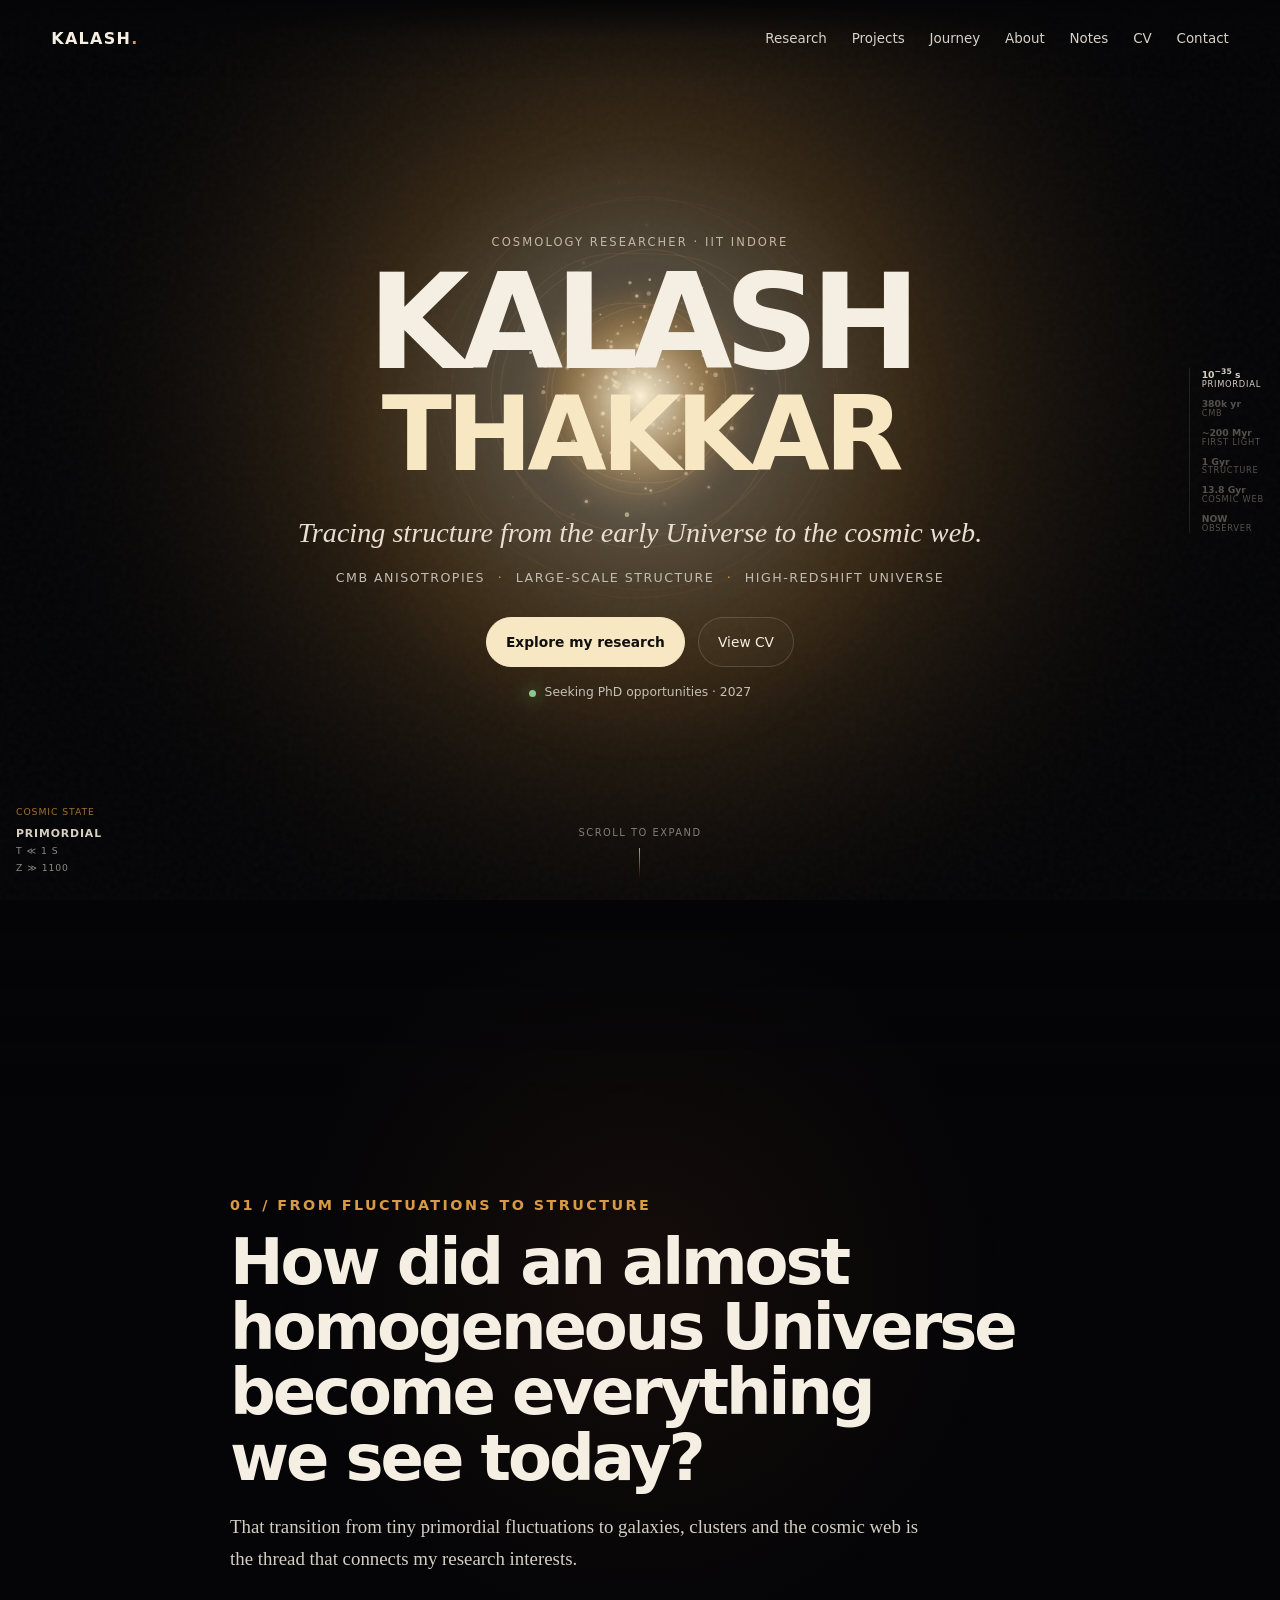
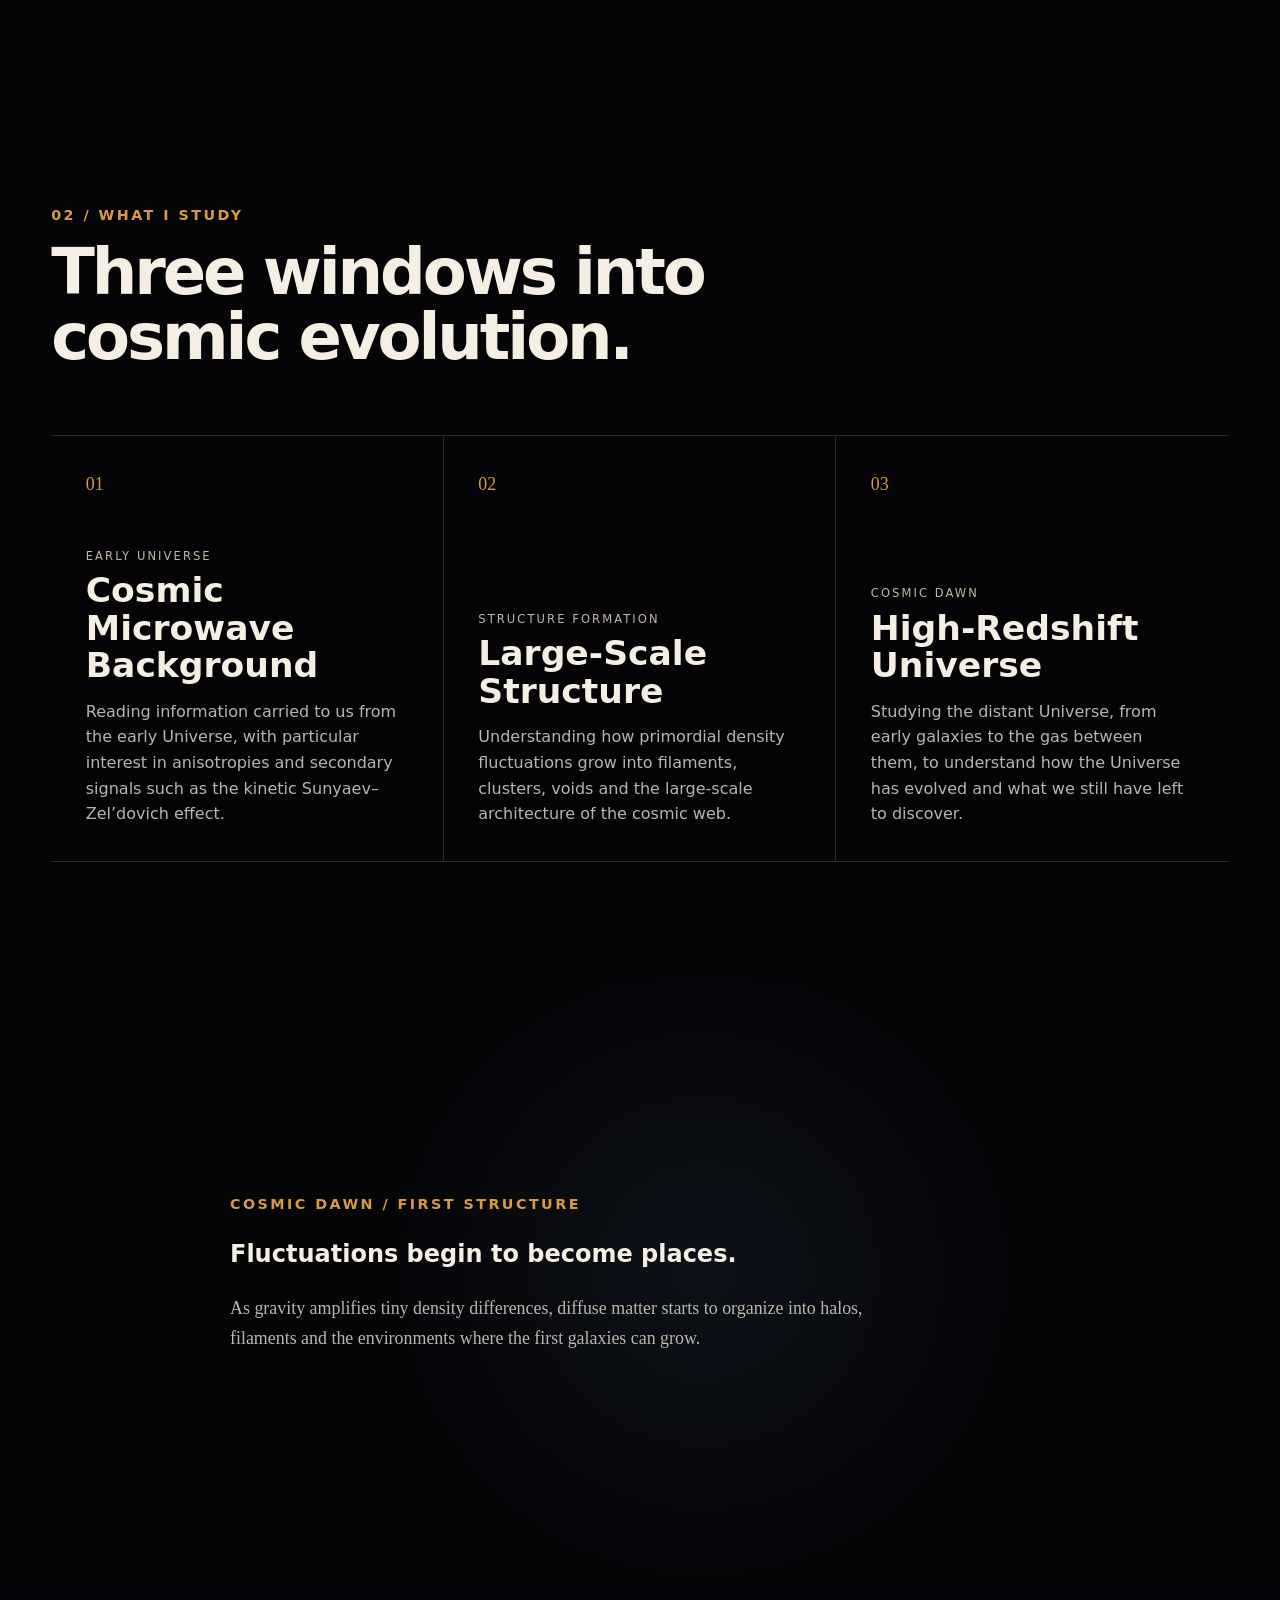
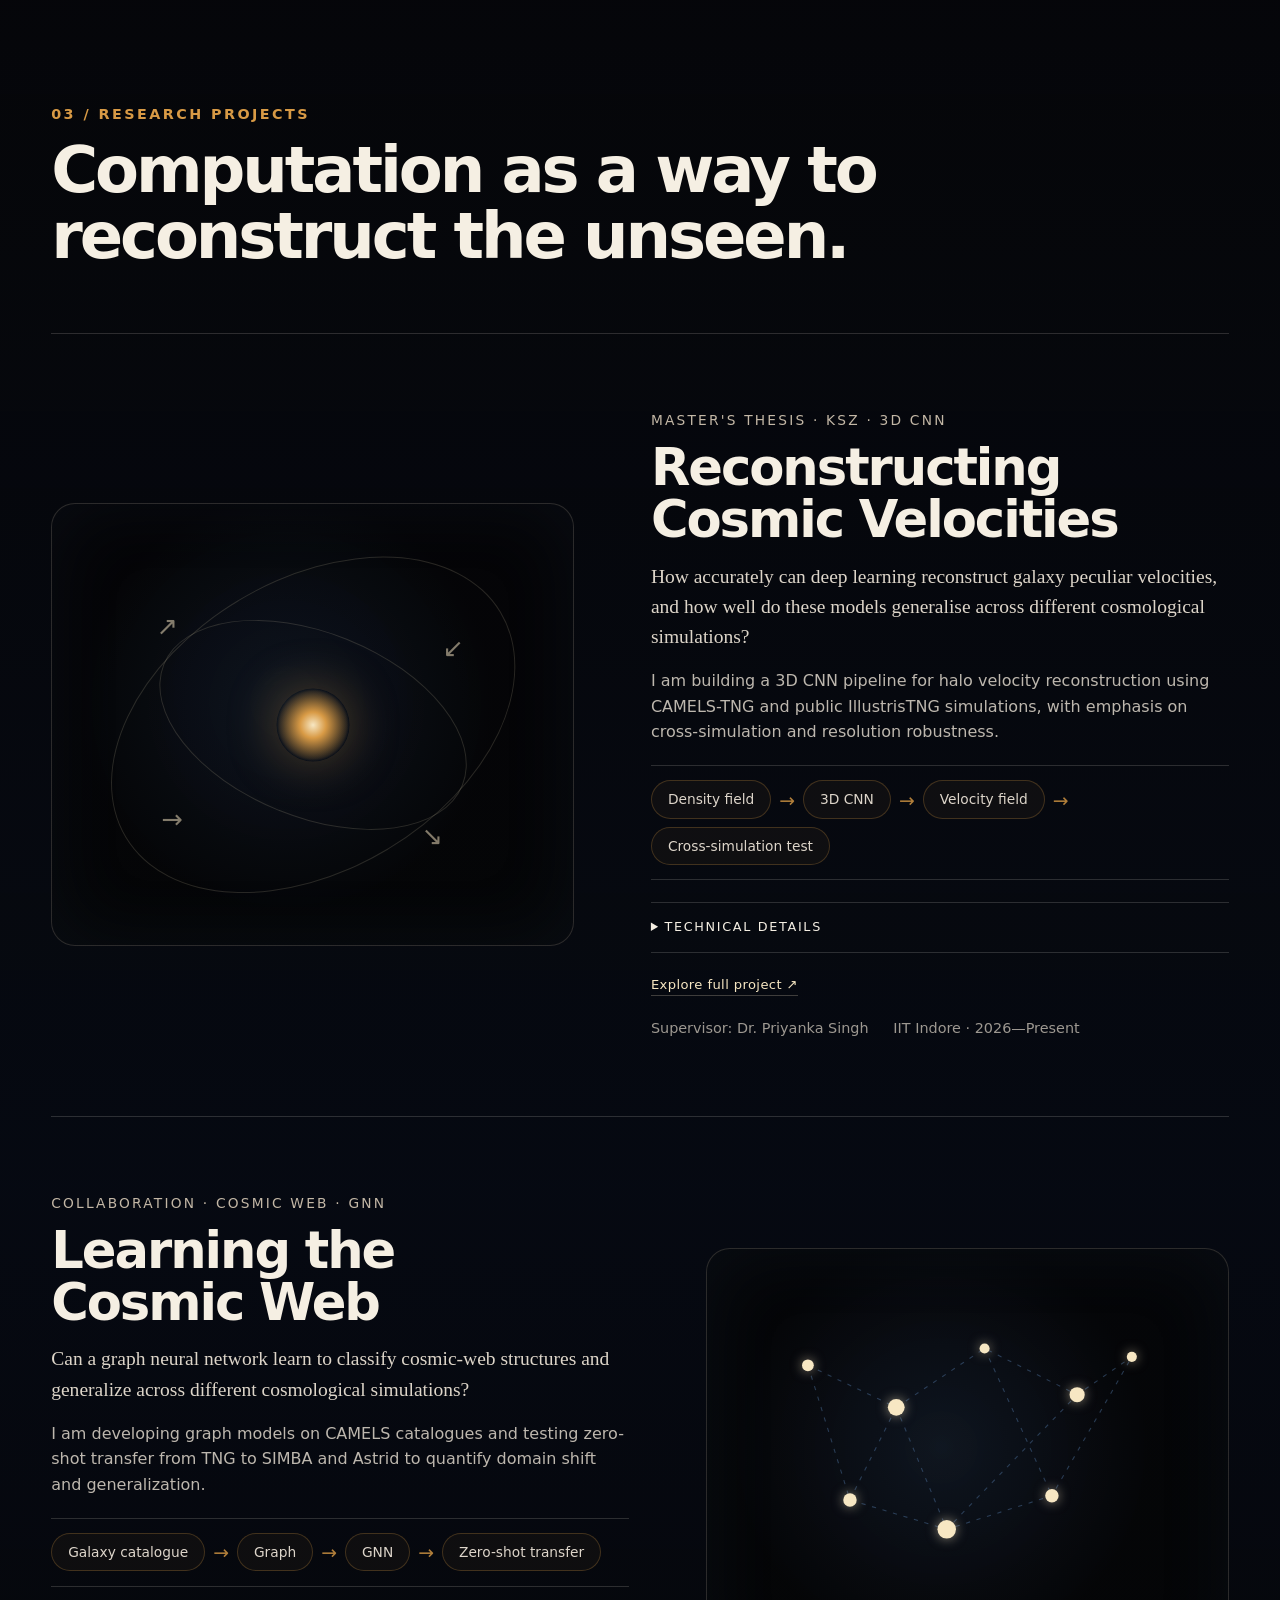
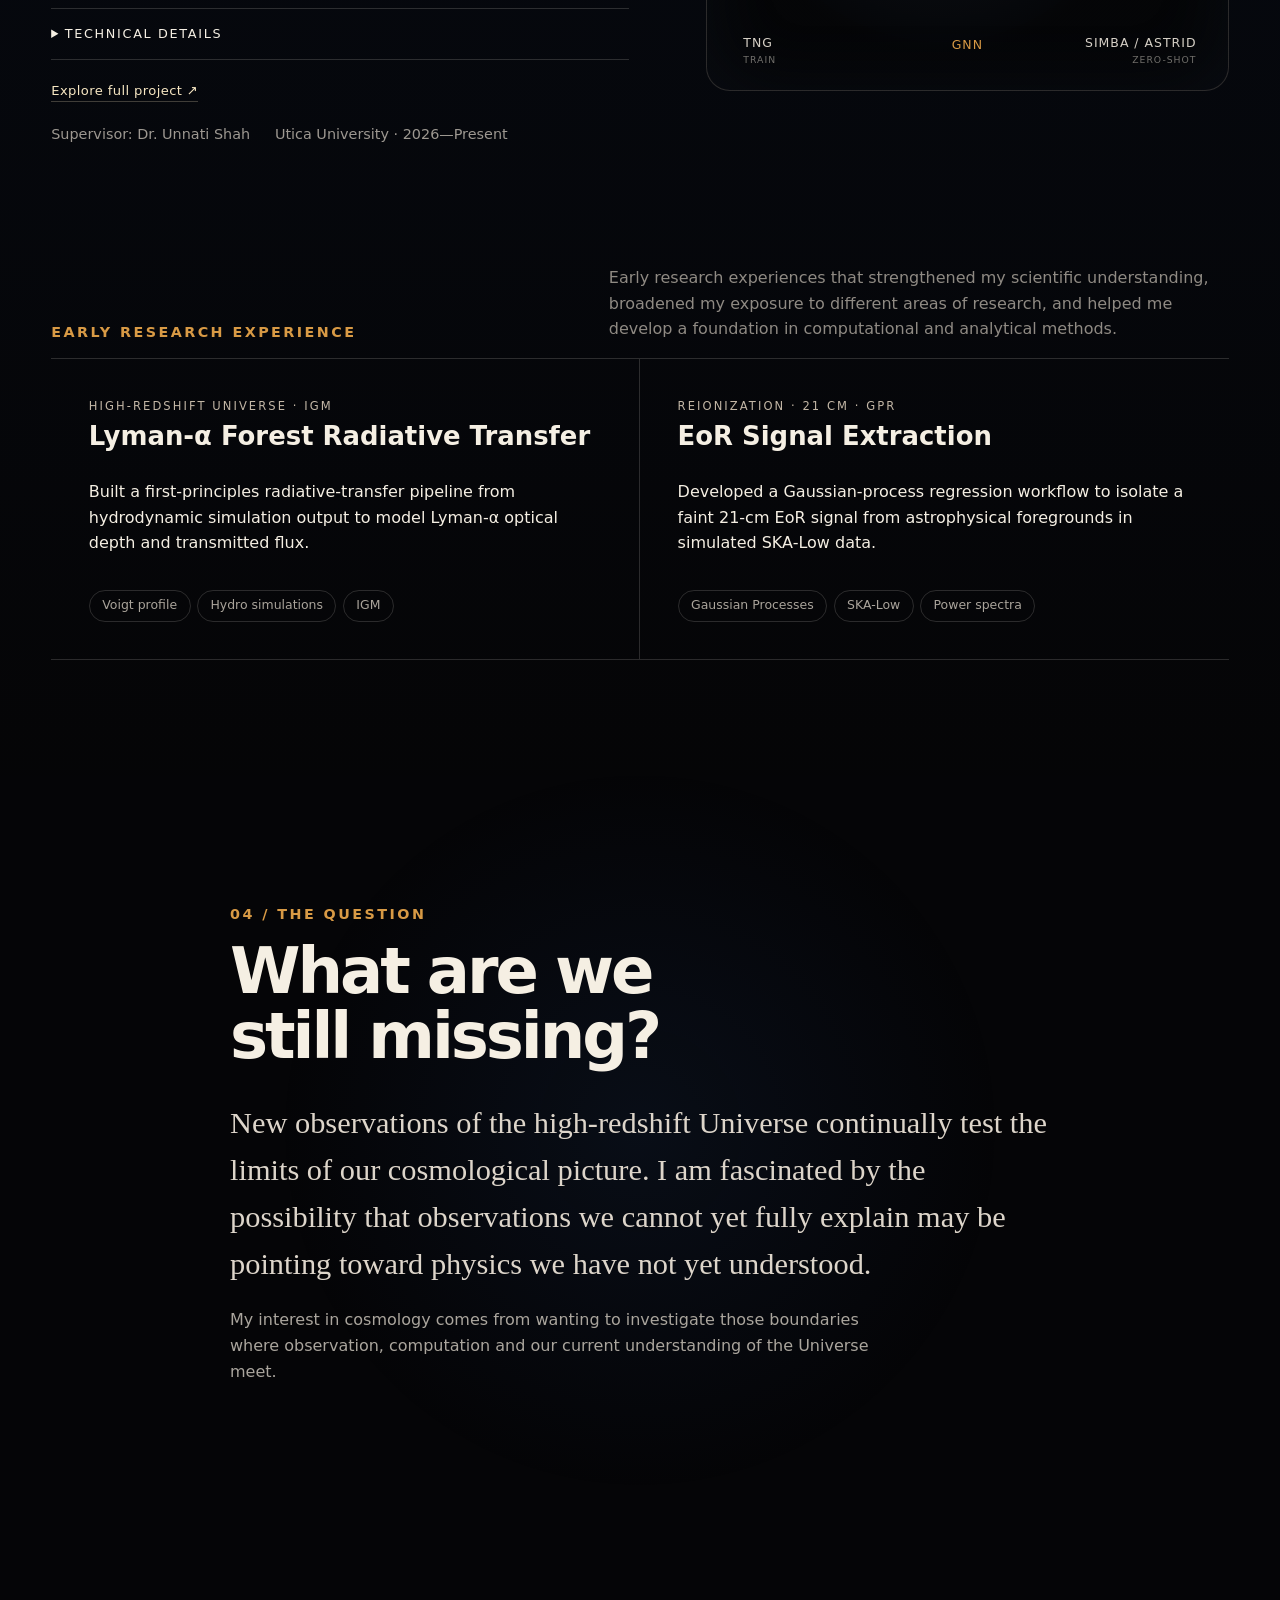
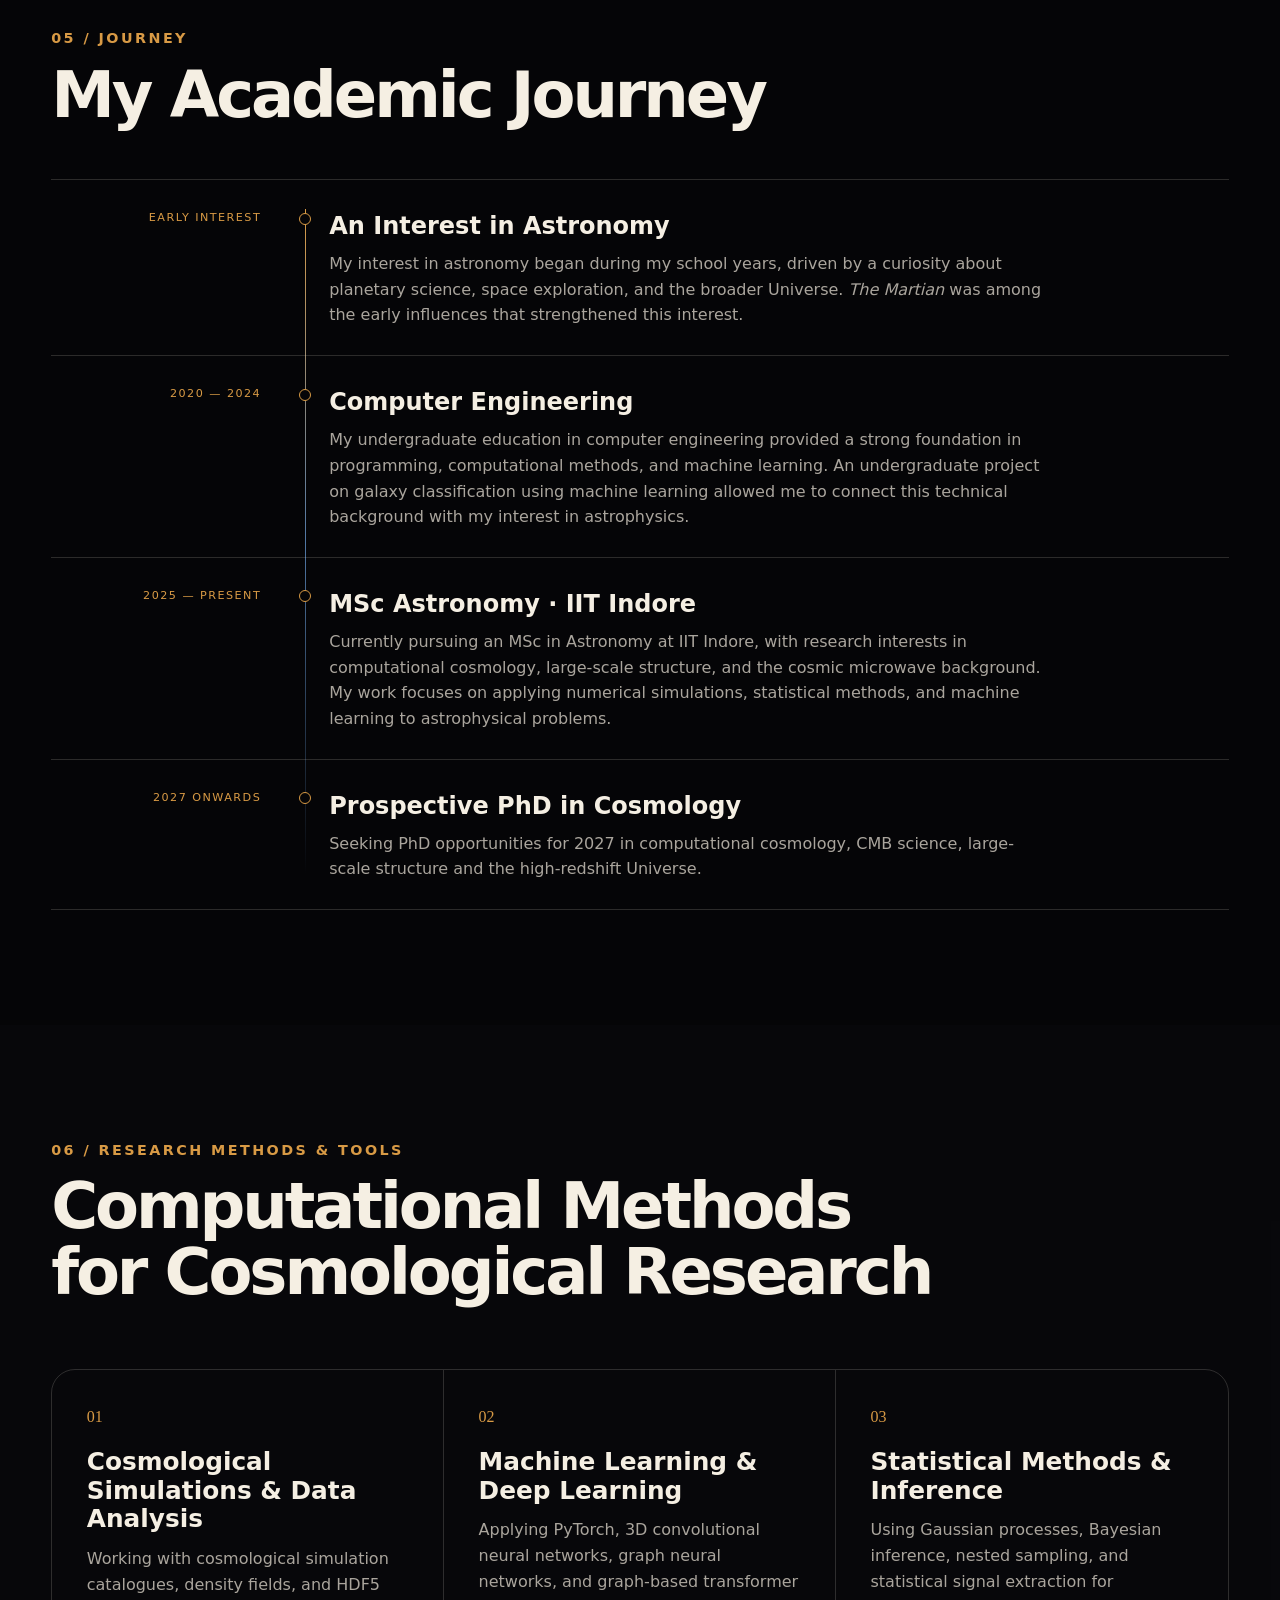
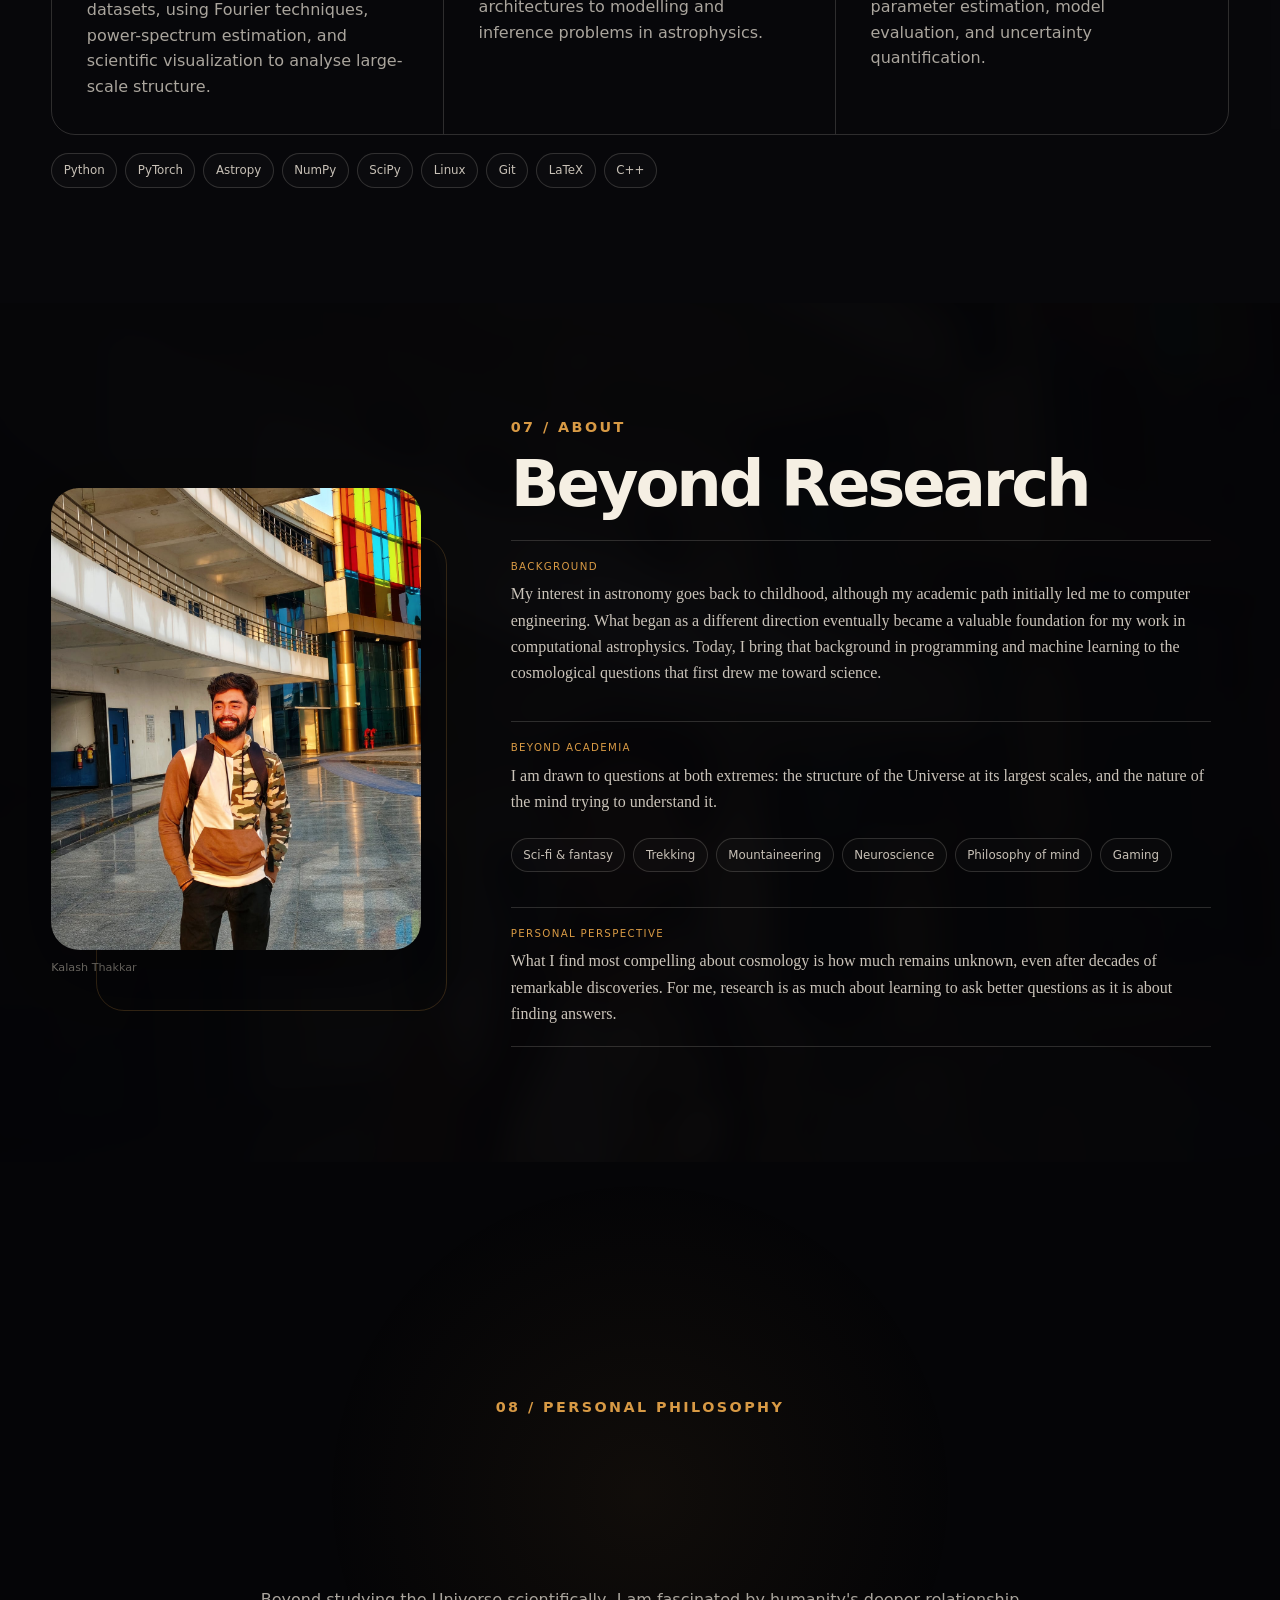
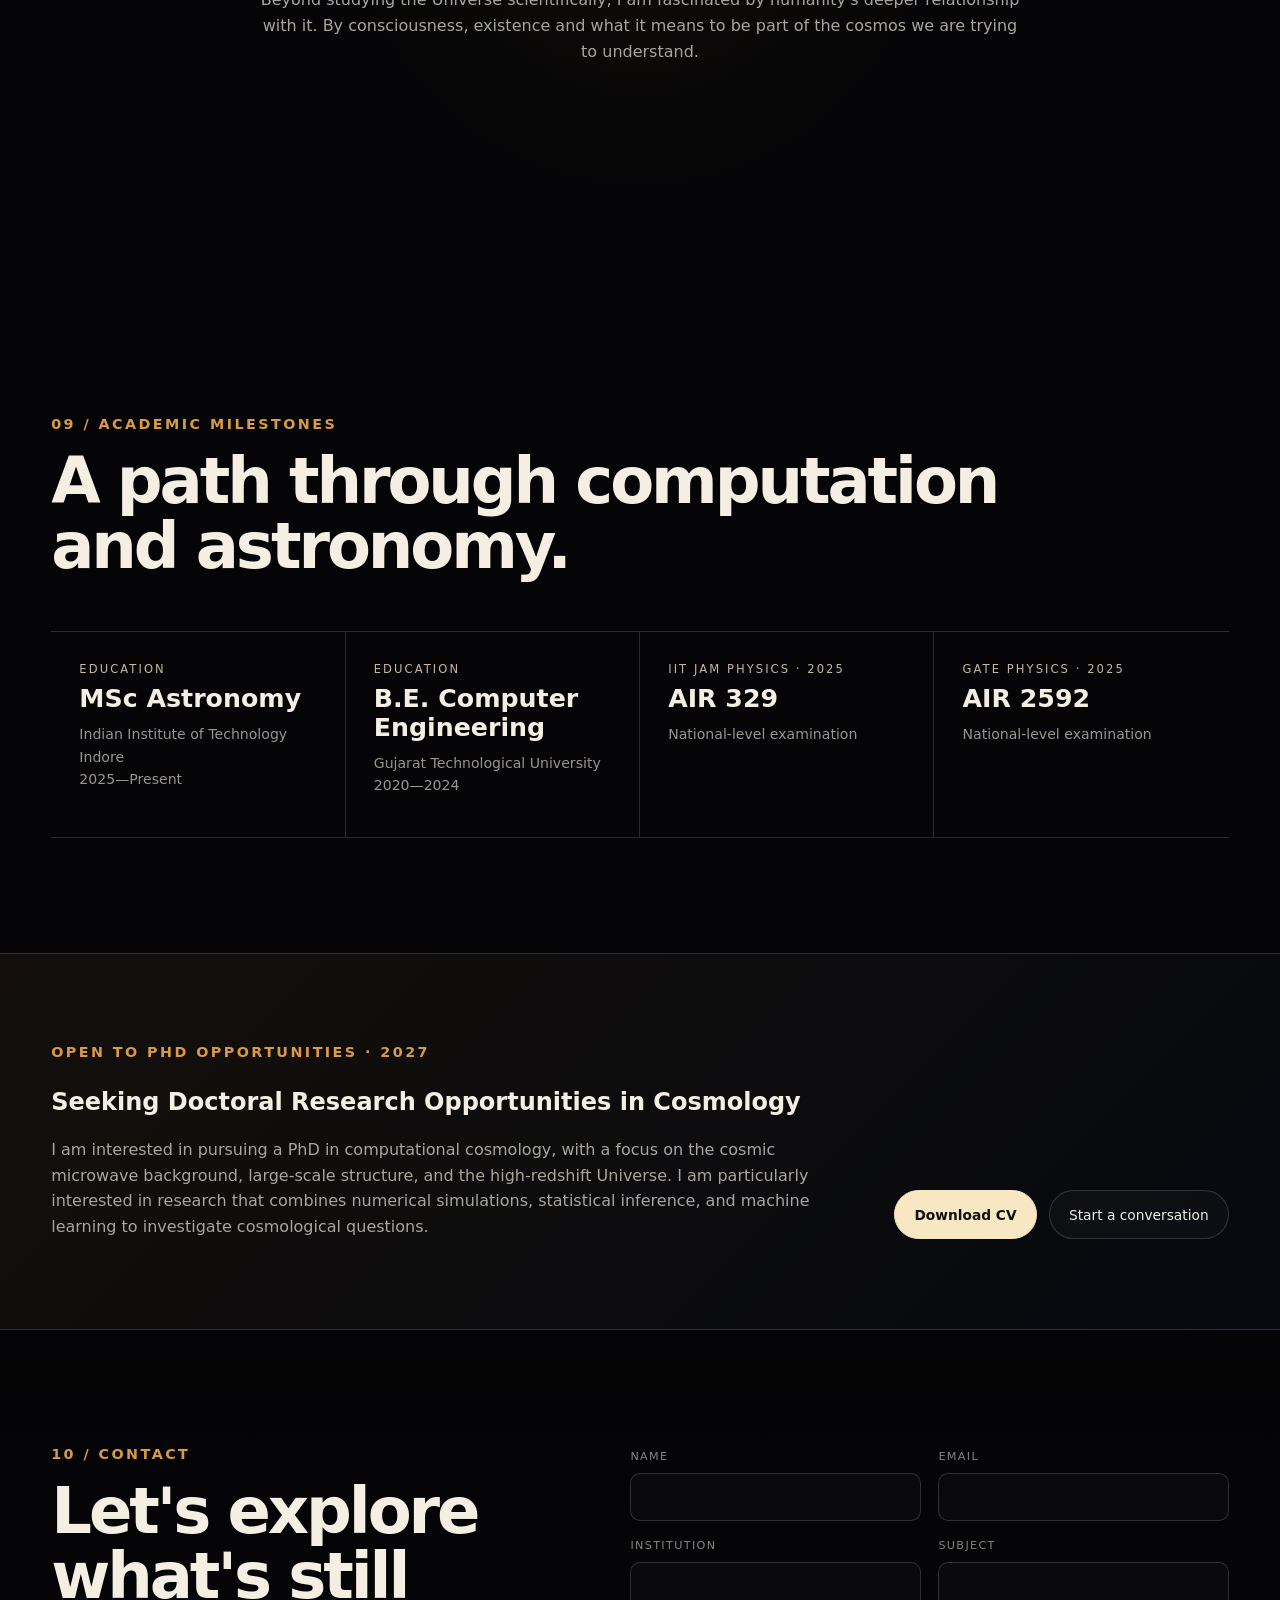
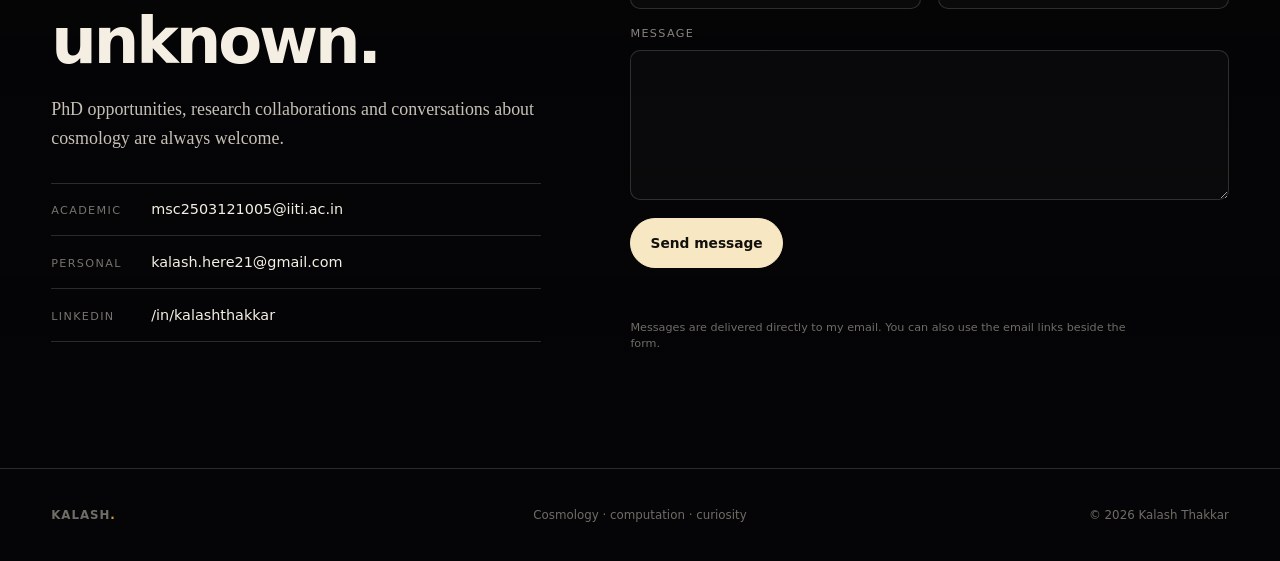
<file: index.html>
<!DOCTYPE html>

<html lang="en">
<head>
<meta charset="utf-8"/>
<meta content="width=device-width, initial-scale=1" name="viewport"/>
<meta content="#050507" name="theme-color"/>
<meta content="Kalash Thakkar is an MSc Astronomy researcher at IIT Indore working on computational cosmology, CMB anisotropies, large-scale structure, the cosmic web, and the high-redshift Universe." name="description"/>
<meta content="Kalash Thakkar — Cosmology Researcher" property="og:title"/>
<meta content="Kalash Thakkar is an MSc Astronomy researcher at IIT Indore working on computational cosmology, CMB anisotropies, large-scale structure, the cosmic web, and the high-redshift Universe." property="og:description"/>
<meta content="website" property="og:type"/>
<title>Kalash Thakkar — Cosmology Researcher</title>
<link href="assets/cosmic-icon.svg" rel="icon" type="image/svg+xml"/>
<link href="styles.css?v=1.4.2" rel="stylesheet"/>
<meta content="Kalash Thakkar" data-launch="1" name="author"/><meta content="index, follow, max-image-preview:large" data-launch="1" name="robots"/><meta content="Kalash Thakkar" data-launch="1" property="og:site_name"/><meta content="https://kalash-thakkar99.github.io/og-card.jpg" data-launch="1" property="og:image"/><meta content="1200" data-launch="1" property="og:image:width"/><meta content="630" data-launch="1" property="og:image:height"/><meta content="summary_large_image" data-launch="1" name="twitter:card"/><meta content="https://kalash-thakkar99.github.io/og-card.jpg" data-launch="1" name="twitter:image"/><link data-launch="1" href="assets/apple-touch-icon.png" rel="apple-touch-icon"/><link data-launch="1" href="site.webmanifest" rel="manifest"/>
<script type="application/ld+json">
{
  "@context": "https://schema.org",
  "@type": "Person",
  "name": "Kalash Thakkar",
  "jobTitle": "Cosmology Researcher",
  "affiliation": {
    "@type": "CollegeOrUniversity",
    "name": "Indian Institute of Technology Indore"
  },
  "sameAs": [
    "https://www.linkedin.com/in/kalashthakkar"
  ],
  "knowsAbout": [
    "Computational cosmology",
    "Cosmic microwave background",
    "Large-scale structure",
    "High-redshift Universe",
    "Machine learning for astrophysics"
  ]
}
</script>
<link href="https://kalash-thakkar99.github.io/" rel="canonical"/><meta content="https://kalash-thakkar99.github.io/" property="og:url"/></head>
<body data-version="1.4.2">
<a class="skip-link" href="#main">Skip to content</a>
<canvas aria-hidden="true" id="cosmos"></canvas>
<div aria-hidden="true" class="grain"></div>
<header class="site-header" id="top">
<div class="header-inner">
<a aria-label="Kalash Thakkar home" class="brand" href="#top">KALASH<span>.</span></a>
<nav aria-label="Primary navigation" class="desktop-nav">
<a href="#research">Research</a>
<a href="#projects">Projects</a>
<a href="#journey">Journey</a>
<a href="#about">About</a>
<a href="research-notes.html">Notes</a>
<a href="cv.html">CV</a>
<a href="#contact">Contact</a>
</nav>
<button aria-controls="mobile-menu" aria-expanded="false" aria-label="Open navigation" class="menu-button">
<span></span><span></span>
</button>
</div>
</header>
<nav aria-label="Mobile navigation" class="mobile-menu" hidden="" id="mobile-menu">
<a href="#research">Research</a>
<a href="#projects">Projects</a>
<a href="#journey">Journey</a>
<a href="#about">About</a>
<a href="research-notes.html">Notes</a>
<a href="cv.html">CV</a>
<a href="#contact">Contact</a>
</nav>
<aside aria-label="Cosmic timeline" class="epoch-rail">
<div class="epoch-line"><span id="epoch-progress"></span></div>
<ol>
<li data-epoch="0"><a href="#top"><b>10<sup>−35</sup> s</b><span>Primordial</span></a></li>
<li data-epoch="1"><a href="#research"><b>380k yr</b><span>CMB</span></a></li>
<li data-epoch="2"><a href="#cosmic-dawn"><b>~200 Myr</b><span>First light</span></a></li>
<li data-epoch="3"><a href="#projects"><b>1 Gyr</b><span>Structure</span></a></li>
<li data-epoch="4"><a href="#big-question"><b>13.8 Gyr</b><span>Cosmic web</span></a></li>
<li data-epoch="5"><a href="#about"><b>NOW</b><span>Observer</span></a></li>
</ol>
</aside>
<aside aria-label="Current cosmic epoch" aria-live="polite" class="science-hud">
<span class="hud-kicker">COSMIC STATE</span>
<strong id="hud-epoch">PRIMORDIAL</strong>
<span id="hud-time">t ≪ 1 s</span>
<span id="hud-redshift">z ≫ 1100</span>
</aside>
<main id="main">
<section aria-labelledby="hero-title" class="hero section-dark" data-epoch="0">
<div aria-hidden="true" class="hero-glow"></div>
<div class="hero-copy reveal">
<p class="eyebrow">COSMOLOGY RESEARCHER · IIT INDORE</p>
<h1 id="hero-title"><span class="hero-given">KALASH</span><span class="hero-surname">THAKKAR</span></h1>
<p class="hero-thesis">Tracing structure from the early Universe to the cosmic web.</p>
<p class="hero-fields">CMB anisotropies <i>·</i> Large-scale structure <i>·</i> High-redshift Universe</p>
<div class="hero-actions">
<a class="button button-primary" href="#research">Explore my research</a>
<a class="button button-ghost" href="cv.html">View CV</a>
</div>
<p class="availability"><span></span> Seeking PhD opportunities · 2027</p>
</div>
<div aria-hidden="true" class="scroll-cue"><span>Scroll to expand</span><i></i></div>
</section>
<section class="primordial statement-section" data-epoch="0" id="primordial">
<div class="section-shell narrow primordial-shell">
<div aria-label="Friedmann equation transition" class="equation-band equation-soft-pop" data-equation-pop="">
<div aria-label="Friedmann equation" class="equation">H² = (ȧ/a)² = 8πGρ/3 − k/a² + Λ/3</div>
</div>
<div class="primordial-copy reveal">
<p class="chapter">01 / FROM FLUCTUATIONS TO STRUCTURE</p>
<h2>How did an almost homogeneous Universe become everything we see today?</h2>
<p>That transition from tiny primordial fluctuations to galaxies, clusters and the cosmic web is the thread that connects my research interests.</p>
</div>
</div>
</section>
<section aria-labelledby="research-title" class="research section-shell" data-epoch="1" id="research">
<div class="section-heading reveal">
<p class="chapter">02 / WHAT I STUDY</p>
<h2 id="research-title">Three windows into cosmic evolution.</h2>
</div>
<div class="research-grid">
<article class="research-card reveal">
<p class="index">01</p>
<div>
<p class="tag">EARLY UNIVERSE</p>
<h3>Cosmic Microwave Background</h3>
<p>Reading information carried to us from the early Universe, with particular interest in anisotropies and secondary signals such as the kinetic Sunyaev–Zel’dovich effect.</p>
</div>
</article>
<article class="research-card reveal">
<p class="index">02</p>
<div>
<p class="tag">STRUCTURE FORMATION</p>
<h3>Large-Scale Structure</h3>
<p>Understanding how primordial density fluctuations grow into filaments, clusters, voids and the large-scale architecture of the cosmic web.</p>
</div>
</article>
<article class="research-card reveal">
<p class="index">03</p>
<div>
<p class="tag">COSMIC DAWN</p>
<h3>High-Redshift Universe</h3>
<p>Studying the distant Universe, from early galaxies to the gas between them, to understand how the Universe has evolved and what we still have left to discover.</p>
</div>
</article>
</div>
</section>
<section aria-labelledby="cosmic-dawn-title" class="cosmic-dawn-bridge" data-epoch="2" id="cosmic-dawn">
<div class="section-shell narrow reveal">
<p class="chapter">COSMIC DAWN / FIRST STRUCTURE</p>
<h2 id="cosmic-dawn-title">Fluctuations begin to become places.</h2>
<p>As gravity amplifies tiny density differences, diffuse matter starts to organize into halos, filaments and the environments where the first galaxies can grow.</p>
</div>
<div aria-hidden="true" class="density-equation equation-soft-pop" data-equation-pop="">
        δ(x) = [ρ(x) − ρ̄] / ρ̄
      </div>
</section>
<section aria-labelledby="projects-title" class="projects" data-epoch="3" id="projects">
<div class="section-shell">
<div class="section-heading reveal">
<p class="chapter">03 / Research Projects</p>
<h2 id="projects-title">Computation as a way to reconstruct the unseen.</h2>
</div>
<article class="project-feature reveal">
<div aria-hidden="true" class="project-visual velocity-field">
<div class="field-orbit orbit-a"></div>
<div class="field-orbit orbit-b"></div>
<div class="field-core"></div>
<span class="vector v1">↗</span><span class="vector v2">↙</span><span class="vector v3">→</span><span class="vector v4">↘</span>
</div>
<div class="project-copy">
<p class="tag">MASTER'S THESIS · kSZ · 3D CNN</p>
<h3>Reconstructing Cosmic Velocities</h3>
<p class="lead">How accurately can deep learning reconstruct galaxy peculiar velocities, and how well do these models generalise across different cosmological simulations?</p>
<p>I am building a 3D CNN pipeline for halo velocity reconstruction using CAMELS-TNG and public IllustrisTNG simulations, with emphasis on cross-simulation and resolution robustness.</p>
<div aria-label="kSZ project pipeline" class="project-flow">
<span>Density field</span><i>→</i><span>3D CNN</span><i>→</i><span>Velocity field</span><i>→</i><span>Cross-simulation test</span>
</div>
<details>
<summary>Technical details</summary>
<div class="detail-grid">
<span>PyTorch / 3D CNNs</span><span>CAMELS-TNG</span><span>IllustrisTNG</span><span>HDF5 pipelines</span><span>Fourier smoothing</span><span>Zel'dovich benchmark</span>
</div>
</details>
<div class="project-actions"><a class="text-link" href="project-ksz.html">Explore full project ↗</a></div>
<div class="project-meta"><span>Supervisor: Dr. Priyanka Singh</span><span>IIT Indore · 2026—Present</span></div>
</div>
</article>
<article class="project-feature reverse reveal">
<div aria-hidden="true" class="project-visual graph-demo">
<svg role="presentation" viewbox="0 0 520 380">
<g class="edges">
<path d="M70 90L175 140L280 70L390 125L455 80"></path><path d="M70 90L120 250L235 285L360 245L455 80"></path><path d="M175 140L235 285L390 125"></path><path d="M280 70L360 245"></path><path d="M120 250L175 140"></path>
</g>
<g class="nodes">
<circle cx="70" cy="90" r="7"></circle><circle cx="175" cy="140" r="10"></circle><circle cx="280" cy="70" r="6"></circle><circle cx="390" cy="125" r="9"></circle><circle cx="455" cy="80" r="6"></circle><circle cx="120" cy="250" r="8"></circle><circle cx="235" cy="285" r="11"></circle><circle cx="360" cy="245" r="8"></circle>
</g>
</svg>
<div class="graph-label train">TNG <small>train</small></div>
<div class="graph-label model">GNN</div>
<div class="graph-label transfer">SIMBA / ASTRID <small>zero-shot</small></div>
</div>
<div class="project-copy">
<p class="tag">COLLABORATION · COSMIC WEB · GNN</p>
<h3>Learning the Cosmic Web</h3>
<p class="lead">Can a graph neural network learn to classify cosmic-web structures and generalize across different cosmological simulations?</p>
<p>I am developing graph models on CAMELS catalogues and testing zero-shot transfer from TNG to SIMBA and Astrid to quantify domain shift and generalization.</p>
<div aria-label="Cosmic web project pipeline" class="project-flow">
<span>Galaxy catalogue</span><i>→</i><span>Graph</span><i>→</i><span>GNN</span><i>→</i><span>Zero-shot transfer</span>
</div>
<details>
<summary>Technical details</summary>
<div class="detail-grid">
<span>PyTorch Geometric</span><span>EdgeConv / GCN</span><span>TransformerConv</span><span>GPSConv</span><span>T-web labels</span><span>Macro F1 / MCC</span>
</div>
</details>
<div class="project-actions"><a class="text-link" href="project-cosmic-web.html">Explore full project ↗</a></div>
<div class="project-meta"><span>Supervisor: Dr. Unnati Shah</span><span>Utica University · 2026—Present</span></div>
</div>
</article>
<div class="secondary-projects-label reveal">
<p class="chapter">Early Research Experience</p>
<p>Early research experiences that strengthened my scientific understanding, broadened my exposure to different areas of research, and helped me develop a foundation in computational and analytical methods.</p>
</div>
<div class="secondary-projects reveal">
<article>
<p class="tag">HIGH-REDSHIFT UNIVERSE · IGM</p>
<h3>Lyman-α Forest Radiative Transfer</h3>
<p>Built a first-principles radiative-transfer pipeline from hydrodynamic simulation output to model Lyman-α optical depth and transmitted flux.</p>
<div class="mini-methods"><span>Voigt profile</span><span>Hydro simulations</span><span>IGM</span></div>
</article>
<article>
<p class="tag">REIONIZATION · 21 CM · GPR</p>
<h3>EoR Signal Extraction</h3>
<p>Developed a Gaussian-process regression workflow to isolate a faint 21-cm EoR signal from astrophysical foregrounds in simulated SKA-Low data.</p>
<div class="mini-methods"><span>Gaussian Processes</span><span>SKA-Low</span><span>Power spectra</span></div>
</article>
</div>
</div>
</section>
<section class="big-question" data-epoch="4" id="big-question">
<div class="section-shell narrow reveal">
<p class="chapter">04 / THE QUESTION</p>
<h2>What are we still missing?</h2>
<p class="large-copy">New observations of the high-redshift Universe continually test the limits of our cosmological picture. I am fascinated by the possibility that observations we cannot yet fully explain may be pointing toward physics we have not yet understood.</p>
<p>My interest in cosmology comes from wanting to investigate those boundaries where observation, computation and our current understanding of the Universe meet.</p>
</div>
</section>
<section aria-labelledby="journey-title" class="journey section-shell" data-epoch="5" id="journey">
<div class="section-heading reveal">
<p class="chapter">05 / JOURNEY</p>
<h2 id="journey-title">My Academic Journey</h2>
</div>
<div aria-hidden="true" class="journey-line"></div>
<div class="journey-list">
<article class="journey-item reveal"><p class="year">EARLY INTEREST</p><div><h3>An Interest in Astronomy</h3><p>My interest in astronomy began during my school years, driven by a curiosity about planetary science, space exploration, and the broader Universe. <em>The Martian</em> was among the early influences that strengthened this interest.</p></div></article>
<article class="journey-item reveal"><p class="year">2020 — 2024</p><div><h3>Computer Engineering</h3><p>My undergraduate education in computer engineering provided a strong foundation in programming, computational methods, and machine learning. An undergraduate project on galaxy classification using machine learning allowed me to connect this technical background with my interest in astrophysics.</p></div></article>
<article class="journey-item reveal"><p class="year">2025 — PRESENT</p><div><h3>MSc Astronomy · IIT Indore</h3><p>Currently pursuing an MSc in Astronomy at IIT Indore, with research interests in computational cosmology, large-scale structure, and the cosmic microwave background. My work focuses on applying numerical simulations, statistical methods, and machine learning to astrophysical problems.</p></div></article>
<article class="journey-item reveal"><p class="year">2027 ONWARDS</p><div><h3>Prospective PhD in Cosmology</h3><p>Seeking PhD opportunities for 2027 in computational cosmology, CMB science, large-scale structure and the high-redshift Universe.</p></div></article>
</div>
</section>
<section aria-labelledby="toolkit-title" class="toolkit" data-epoch="5">
<div class="section-shell">
<div class="section-heading reveal">
<p class="chapter">06 / RESEARCH METHODS &amp; TOOLS</p>
<h2 id="toolkit-title">Computational Methods for Cosmological Research</h2>
</div>
<div class="toolkit-grid reveal">
<article><span>01</span><h3>Cosmological Simulations &amp; Data Analysis</h3><p>Working with cosmological simulation catalogues, density fields, and HDF5 datasets, using Fourier techniques, power-spectrum estimation, and scientific visualization to analyse large-scale structure.</p></article>
<article><span>02</span><h3>Machine Learning &amp; Deep Learning</h3><p>Applying PyTorch, 3D convolutional neural networks, graph neural networks, and graph-based transformer architectures to modelling and inference problems in astrophysics.</p></article>
<article><span>03</span><h3>Statistical Methods &amp; Inference</h3><p>Using Gaussian processes, Bayesian inference, nested sampling, and statistical signal extraction for parameter estimation, model evaluation, and uncertainty quantification.</p></article>
</div>
<div aria-label="Technologies" class="tech-row reveal"><span>Python</span><span>PyTorch</span><span>Astropy</span><span>NumPy</span><span>SciPy</span><span>Linux</span><span>Git</span><span>LaTeX</span><span>C++</span></div>
</div>
</section>
<section aria-labelledby="about-title" class="about-stage" data-epoch="5" id="about">
<div class="about section-shell">
<figure class="portrait-wrap reveal">
<img alt="Kalash Thakkar standing outdoors on campus" loading="lazy" src="assets/kalash-portrait.jpeg"/>
<figcaption>Kalash Thakkar</figcaption>
</figure>
<div class="about-copy reveal">
<p class="chapter">07 / ABOUT</p>
<h2 id="about-title">Beyond Research</h2>
<div class="about-panels">
<article>
<span>BACKGROUND</span>
<p>My interest in astronomy goes back to childhood, although my academic path initially led me to computer engineering. What began as a different direction eventually became a valuable foundation for my work in computational astrophysics. Today, I bring that background in programming and machine learning to the cosmological questions that first drew me toward science.</p>
</article>
<article>
<span>BEYOND ACADEMIA</span>
<p>I am drawn to questions at both extremes: the structure of the Universe at its largest scales, and the nature of the mind trying to understand it.</p>
<div aria-label="Personal interests" class="interests"><span>Sci-fi &amp; fantasy</span><span>Trekking</span><span>Mountaineering</span><span>Neuroscience</span><span>Philosophy of mind</span><span>Gaming</span></div>
</article>
<article>
<span>PERSONAL PERSPECTIVE</span>
<p>What I find most compelling about cosmology is how much remains unknown, even after decades of remarkable discoveries. For me, research is as much about learning to ask better questions as it is about finding answers.</p>
</article>
</div>
</div>
</div>
</section>
<section class="philosophy" data-epoch="5">
<div class="section-shell narrow philosophy-content">
<p class="chapter reveal">08 / PERSONAL PHILOSOPHY</p>
<div class="philosophy-mantra scroll-pop" data-scroll-pop="">
<p class="sanskrit" lang="sa">अहं ब्रह्मास्मि</p>
<p class="transliteration">Aham Brahmāsmi</p>
</div>
<p class="philosophy-copy reveal">Beyond studying the Universe scientifically, I am fascinated by humanity's deeper relationship with it. By consciousness, existence and what it means to be part of the cosmos we are trying to understand.</p>
</div>
</section>
<section aria-labelledby="milestones-title" class="milestones section-shell" data-epoch="5">
<div class="section-heading reveal">
<p class="chapter">09 / ACADEMIC MILESTONES</p>
<h2 id="milestones-title">A path through computation and astronomy.</h2>
</div>
<div class="milestone-grid reveal">
<article><p class="tag">EDUCATION</p><h3>MSc Astronomy</h3><p>Indian Institute of Technology Indore<br/>2025—Present</p></article>
<article><p class="tag">EDUCATION</p><h3>B.E. Computer Engineering</h3><p>Gujarat Technological University<br/>2020—2024</p></article>
<article><p class="tag">IIT JAM PHYSICS · 2025</p><h3>AIR 329</h3><p>National-level examination</p></article>
<article><p class="tag">GATE PHYSICS · 2025</p><h3>AIR 2592</h3><p>National-level examination</p></article>
</div>
</section>
<section aria-labelledby="phd-title" class="phd-panel" data-epoch="5">
<div class="section-shell phd-panel-inner reveal">
<div>
<p class="chapter">OPEN TO PHD OPPORTUNITIES · 2027</p>
<h2 id="phd-title">Seeking Doctoral Research Opportunities in Cosmology</h2>
<p>I am interested in pursuing a PhD in computational cosmology, with a focus on the cosmic microwave background, large-scale structure, and the high-redshift Universe. I am particularly interested in research that combines numerical simulations, statistical inference, and machine learning to investigate cosmological questions.</p>
</div>
<div class="phd-actions">
<a class="button button-primary" href="assets/Kalash_CV.pdf" rel="noreferrer" target="_blank">Download CV</a>
<a class="button button-ghost" href="#contact">Start a conversation</a>
</div>
</div>
</section>
<section aria-labelledby="contact-title" class="contact" data-epoch="5" id="contact">
<div class="section-shell contact-grid">
<div class="contact-copy reveal">
<p class="chapter">10 / CONTACT</p>
<h2 id="contact-title">Let's explore what's still unknown.</h2>
<p>PhD opportunities, research collaborations and conversations about cosmology are always welcome.</p>
<div class="contact-links">
<a href="mailto:msc2503121005@iiti.ac.in"><span>Academic</span>msc2503121005@iiti.ac.in</a>
<a href="mailto:kalash.here21@gmail.com"><span>Personal</span>kalash.here21@gmail.com</a>
<a href="https://www.linkedin.com/in/kalashthakkar" rel="noreferrer" target="_blank"><span>LinkedIn</span>/in/kalashthakkar</a>
</div>
</div>
<form action="https://api.web3forms.com/submit" class="contact-form reveal" id="contact-form" method="POST"><input name="access_key" type="hidden" value="9d174c0c-8fec-40bd-9245-8fd38f14df72"/><input name="from_name" type="hidden" value="Kalash Thakkar Website"/><input name="subject" type="hidden" value="New website enquiry — Kalash Thakkar"/><input aria-hidden="true" autocomplete="off" class="hp-field" name="botcheck" tabindex="-1" type="checkbox" value=""/><label>Name<input autocomplete="name" name="name" required=""/></label><label>Email<input autocomplete="email" name="email" required="" type="email"/></label><label>Institution<input autocomplete="organization" name="institution"/></label><label>Subject<input name="Enquiry subject" required=""/></label><label class="wide">Message<textarea name="message" required="" rows="6"></textarea></label><button class="button button-primary" id="contact-submit" type="submit">Send message</button><p aria-live="polite" class="form-status" id="form-status" role="status"></p><p class="form-note">Messages are delivered directly to my email. You can also use the email links beside the form.</p></form>
</div>
</section>
</main>
<footer>
<div class="footer-inner">
<a class="brand" href="#top">KALASH<span>.</span></a>
<p>Cosmology · computation · curiosity</p>
<p>© <span id="year"></span> Kalash Thakkar</p>
</div>
</footer>
<script src="script.js?v=1.4.2"></script>
</body>
</html>
</file>
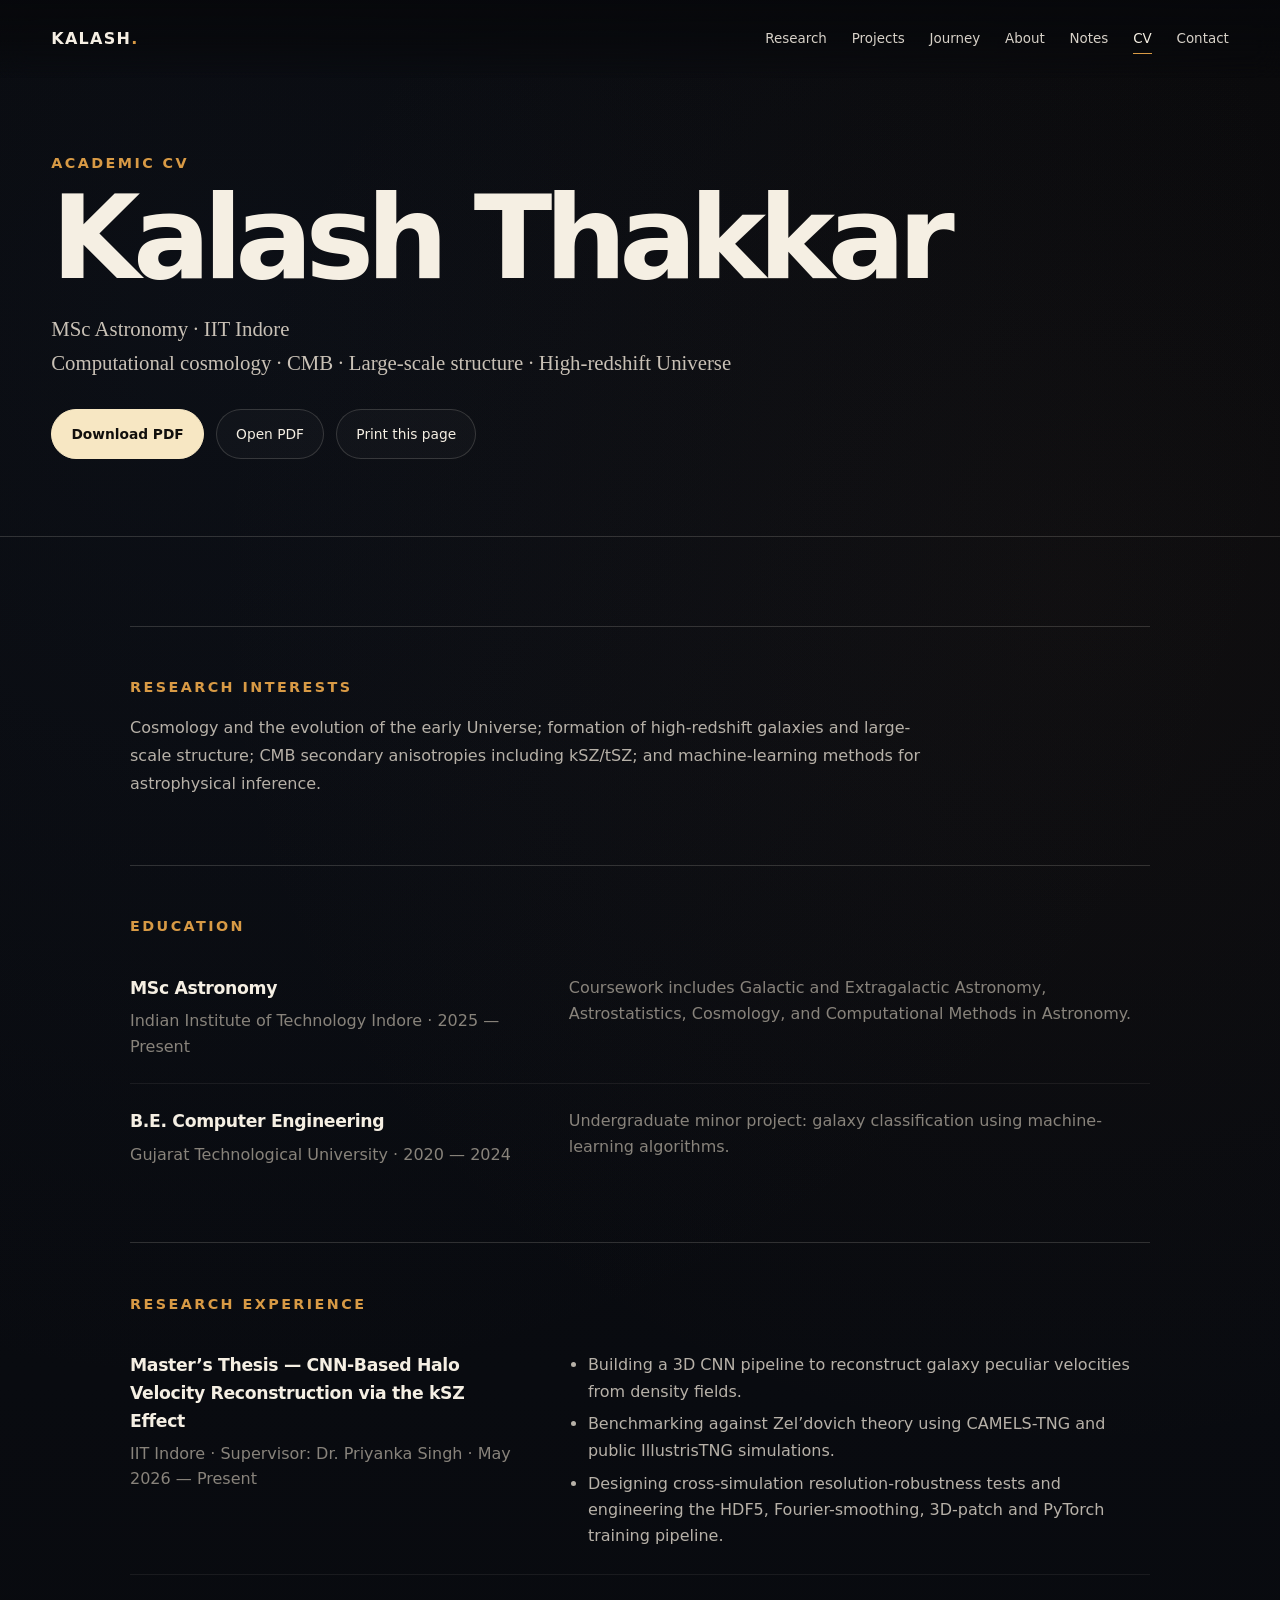
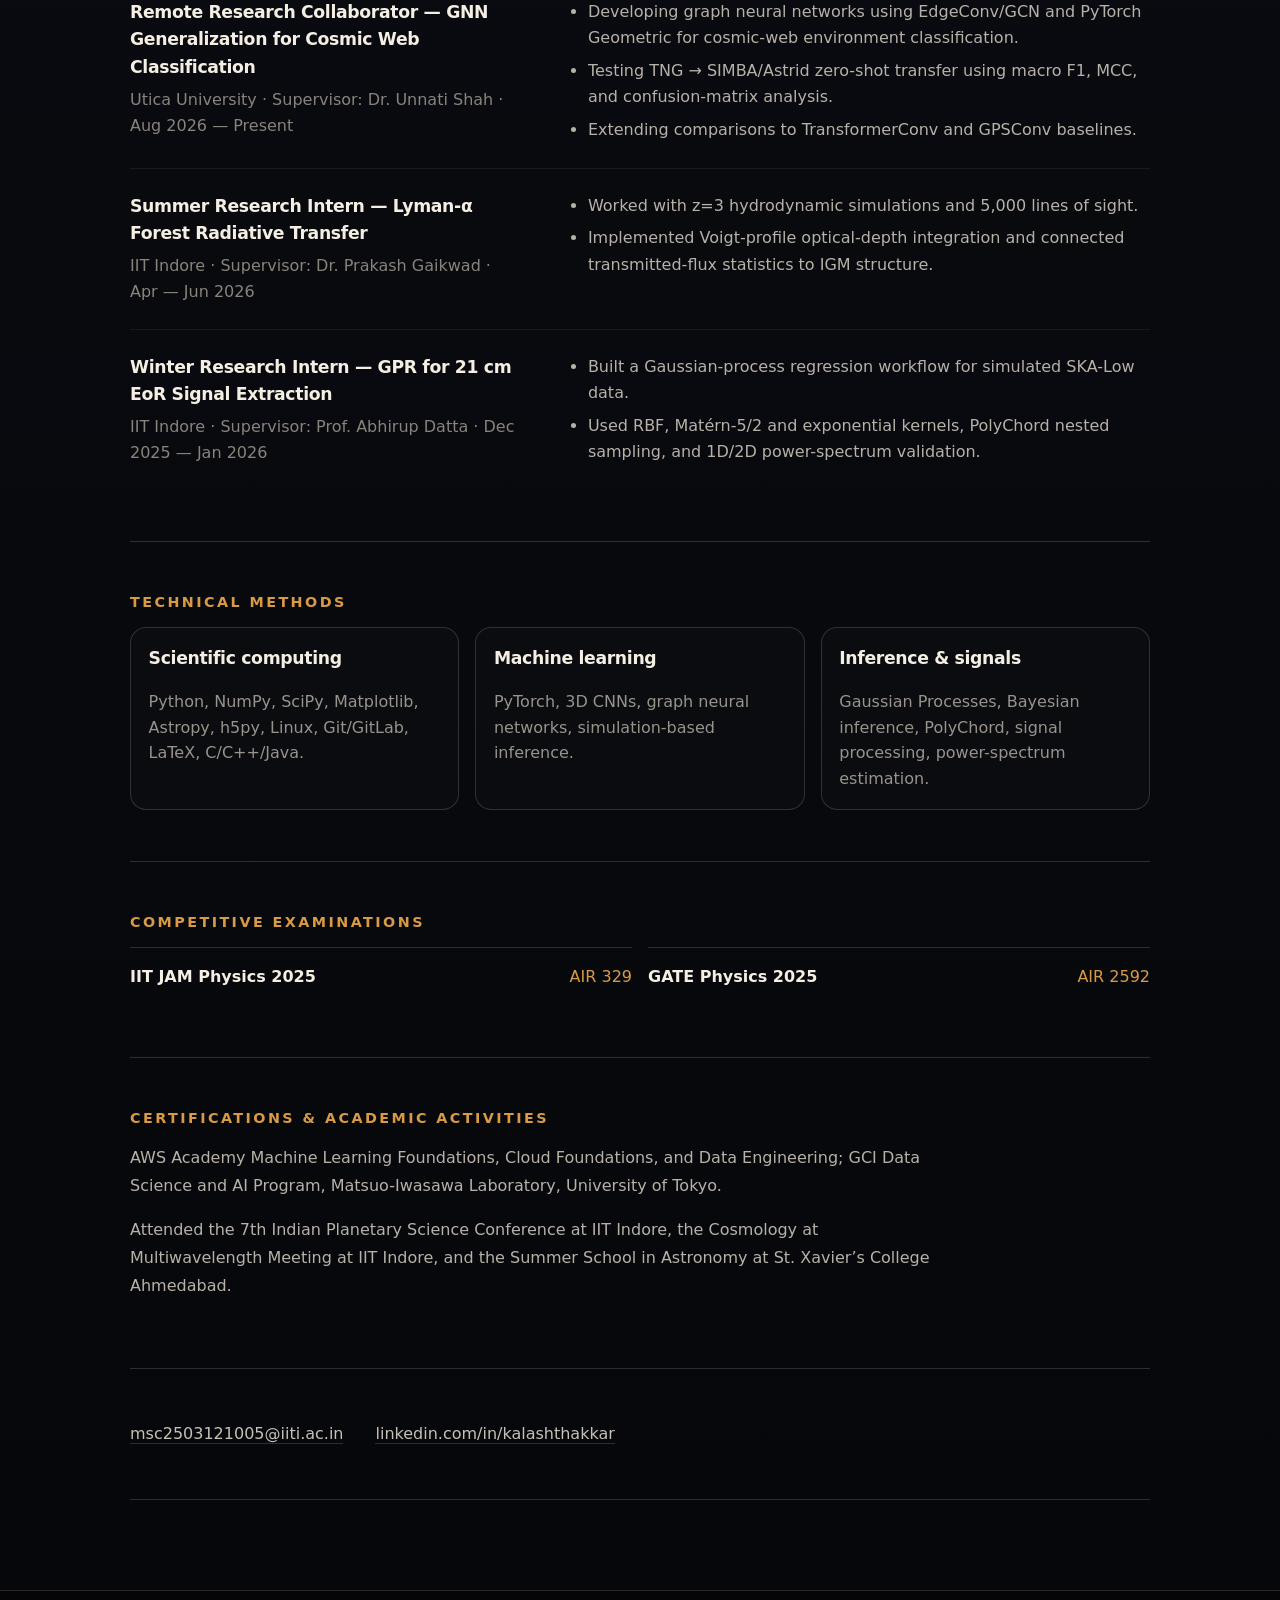
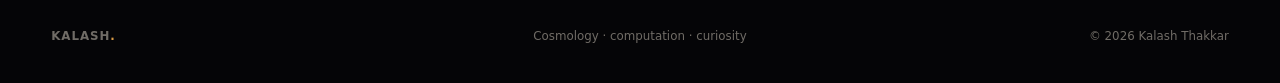
<file: cv.html>
<!DOCTYPE html>

<html lang="en">
<head>
<meta charset="utf-8"/>
<meta content="width=device-width, initial-scale=1" name="viewport"/>
<meta content="#050507" name="theme-color"/>
<meta content="Academic CV of Kalash Thakkar, MSc Astronomy researcher at IIT Indore." name="description"/>
<meta content="Kalash Thakkar" name="author"/>
<meta content="index, follow, max-image-preview:large" name="robots"/>
<meta content="Academic CV — Kalash Thakkar" property="og:title"/>
<meta content="Research experience, education, technical methods, examinations, and academic activities." property="og:description"/>
<meta content="website" property="og:type"/>
<meta content="https://kalash-thakkar99.github.io/og-card.jpg" property="og:image"/>
<meta content="summary_large_image" name="twitter:card"/>
<meta content="https://kalash-thakkar99.github.io/og-card.jpg" name="twitter:image"/>
<title>Academic CV — Kalash Thakkar</title>
<link href="assets/cosmic-icon.svg" rel="icon" type="image/svg+xml"/>
<link href="assets/apple-touch-icon.png" rel="apple-touch-icon"/>
<link href="site.webmanifest" rel="manifest"/>
<link href="styles.css?v=1.4.2" rel="stylesheet"/>
<link href="https://kalash-thakkar99.github.io/cv.html" rel="canonical"/><meta content="https://kalash-thakkar99.github.io/cv.html" property="og:url"/></head>
<body class="static-content-page cv-page" data-version="1.4.2">
<a class="skip-link" href="#main">Skip to content</a>
<header class="site-header" id="top">
<div class="header-inner">
<a aria-label="Kalash Thakkar home" class="brand" href="index.html">KALASH<span>.</span></a>
<nav aria-label="Primary navigation" class="desktop-nav">
<a href="index.html#research">Research</a>
<a href="index.html#projects">Projects</a>
<a href="index.html#journey">Journey</a>
<a href="index.html#about">About</a>
<a href="research-notes.html">Notes</a>
<a aria-current="page" href="cv.html">CV</a>
<a href="index.html#contact">Contact</a>
</nav>
<button aria-controls="mobile-menu" aria-expanded="false" aria-label="Open navigation" class="menu-button"><span></span><span></span></button>
</div>
</header>
<nav aria-label="Mobile navigation" class="mobile-menu" hidden="" id="mobile-menu">
<a href="index.html#research">Research</a><a href="index.html#projects">Projects</a><a href="index.html#journey">Journey</a><a href="index.html#about">About</a><a href="research-notes.html">Notes</a><a aria-current="page" href="cv.html">CV</a><a href="index.html#contact">Contact</a>
</nav>
<main id="main">
<section class="cv-hero">
<div class="section-shell">
<p class="chapter">ACADEMIC CV</p>
<h1>Kalash Thakkar</h1>
<p class="cv-deck">MSc Astronomy · IIT Indore<br/>Computational cosmology · CMB · Large-scale structure · High-redshift Universe</p>
<div class="cv-actions">
<a class="button button-primary" download="" href="assets/Kalash_CV.pdf">Download PDF</a>
<a class="button button-ghost" href="assets/Kalash_CV.pdf" rel="noreferrer" target="_blank">Open PDF</a>
<button class="button button-ghost print-cv" onclick="window.print()" type="button">Print this page</button>
</div>
</div>
</section>
<section class="cv-content section-shell">
<article class="cv-section">
<p class="chapter">RESEARCH INTERESTS</p>
<p>Cosmology and the evolution of the early Universe; formation of high-redshift galaxies and large-scale structure; CMB secondary anisotropies including kSZ/tSZ; and machine-learning methods for astrophysical inference.</p>
</article>
<article class="cv-section">
<p class="chapter">EDUCATION</p>
<div class="cv-entry"><div><h2>MSc Astronomy</h2><p>Indian Institute of Technology Indore · 2025 — Present</p></div><p>Coursework includes Galactic and Extragalactic Astronomy, Astrostatistics, Cosmology, and Computational Methods in Astronomy.</p></div>
<div class="cv-entry"><div><h2>B.E. Computer Engineering</h2><p>Gujarat Technological University · 2020 — 2024</p></div><p>Undergraduate minor project: galaxy classification using machine-learning algorithms.</p></div>
</article>
<article class="cv-section">
<p class="chapter">RESEARCH EXPERIENCE</p>
<div class="cv-entry"><div><h2>Master’s Thesis — CNN-Based Halo Velocity Reconstruction via the kSZ Effect</h2><p>IIT Indore · Supervisor: Dr. Priyanka Singh · May 2026 — Present</p></div><ul><li>Building a 3D CNN pipeline to reconstruct galaxy peculiar velocities from density fields.</li><li>Benchmarking against Zel’dovich theory using CAMELS-TNG and public IllustrisTNG simulations.</li><li>Designing cross-simulation resolution-robustness tests and engineering the HDF5, Fourier-smoothing, 3D-patch and PyTorch training pipeline.</li></ul></div>
<div class="cv-entry"><div><h2>Remote Research Collaborator — GNN Generalization for Cosmic Web Classification</h2><p>Utica University · Supervisor: Dr. Unnati Shah · Aug 2026 — Present</p></div><ul><li>Developing graph neural networks using EdgeConv/GCN and PyTorch Geometric for cosmic-web environment classification.</li><li>Testing TNG → SIMBA/Astrid zero-shot transfer using macro F1, MCC, and confusion-matrix analysis.</li><li>Extending comparisons to TransformerConv and GPSConv baselines.</li></ul></div>
<div class="cv-entry"><div><h2>Summer Research Intern — Lyman-α Forest Radiative Transfer</h2><p>IIT Indore · Supervisor: Dr. Prakash Gaikwad · Apr — Jun 2026</p></div><ul><li>Worked with z=3 hydrodynamic simulations and 5,000 lines of sight.</li><li>Implemented Voigt-profile optical-depth integration and connected transmitted-flux statistics to IGM structure.</li></ul></div>
<div class="cv-entry"><div><h2>Winter Research Intern — GPR for 21 cm EoR Signal Extraction</h2><p>IIT Indore · Supervisor: Prof. Abhirup Datta · Dec 2025 — Jan 2026</p></div><ul><li>Built a Gaussian-process regression workflow for simulated SKA-Low data.</li><li>Used RBF, Matérn-5/2 and exponential kernels, PolyChord nested sampling, and 1D/2D power-spectrum validation.</li></ul></div>
</article>
<article class="cv-section">
<p class="chapter">TECHNICAL METHODS</p>
<div class="cv-skill-grid">
<div><h2>Scientific computing</h2><p>Python, NumPy, SciPy, Matplotlib, Astropy, h5py, Linux, Git/GitLab, LaTeX, C/C++/Java.</p></div>
<div><h2>Machine learning</h2><p>PyTorch, 3D CNNs, graph neural networks, simulation-based inference.</p></div>
<div><h2>Inference &amp; signals</h2><p>Gaussian Processes, Bayesian inference, PolyChord, signal processing, power-spectrum estimation.</p></div>
</div>
</article>
<article class="cv-section">
<p class="chapter">COMPETITIVE EXAMINATIONS</p>
<div class="cv-ranks"><div><strong>IIT JAM Physics 2025</strong><span>AIR 329</span></div><div><strong>GATE Physics 2025</strong><span>AIR 2592</span></div></div>
</article>
<article class="cv-section">
<p class="chapter">CERTIFICATIONS &amp; ACADEMIC ACTIVITIES</p>
<p>AWS Academy Machine Learning Foundations, Cloud Foundations, and Data Engineering; GCI Data Science and AI Program, Matsuo-Iwasawa Laboratory, University of Tokyo.</p>
<p>Attended the 7th Indian Planetary Science Conference at IIT Indore, the Cosmology at Multiwavelength Meeting at IIT Indore, and the Summer School in Astronomy at St. Xavier’s College Ahmedabad.</p>
</article>
<article class="cv-section cv-contact-strip">
<p><a href="mailto:msc2503121005@iiti.ac.in">msc2503121005@iiti.ac.in</a></p>
<p><a href="https://www.linkedin.com/in/kalashthakkar" rel="noreferrer" target="_blank">linkedin.com/in/kalashthakkar</a></p>
</article>
</section>
</main>
<footer><div class="footer-inner"><a class="brand" href="index.html">KALASH<span>.</span></a><p>Cosmology · computation · curiosity</p><p>© <span id="year"></span> Kalash Thakkar</p></div></footer>
<script src="script.js?v=1.4.2"></script>
</body>
</html>
</file>
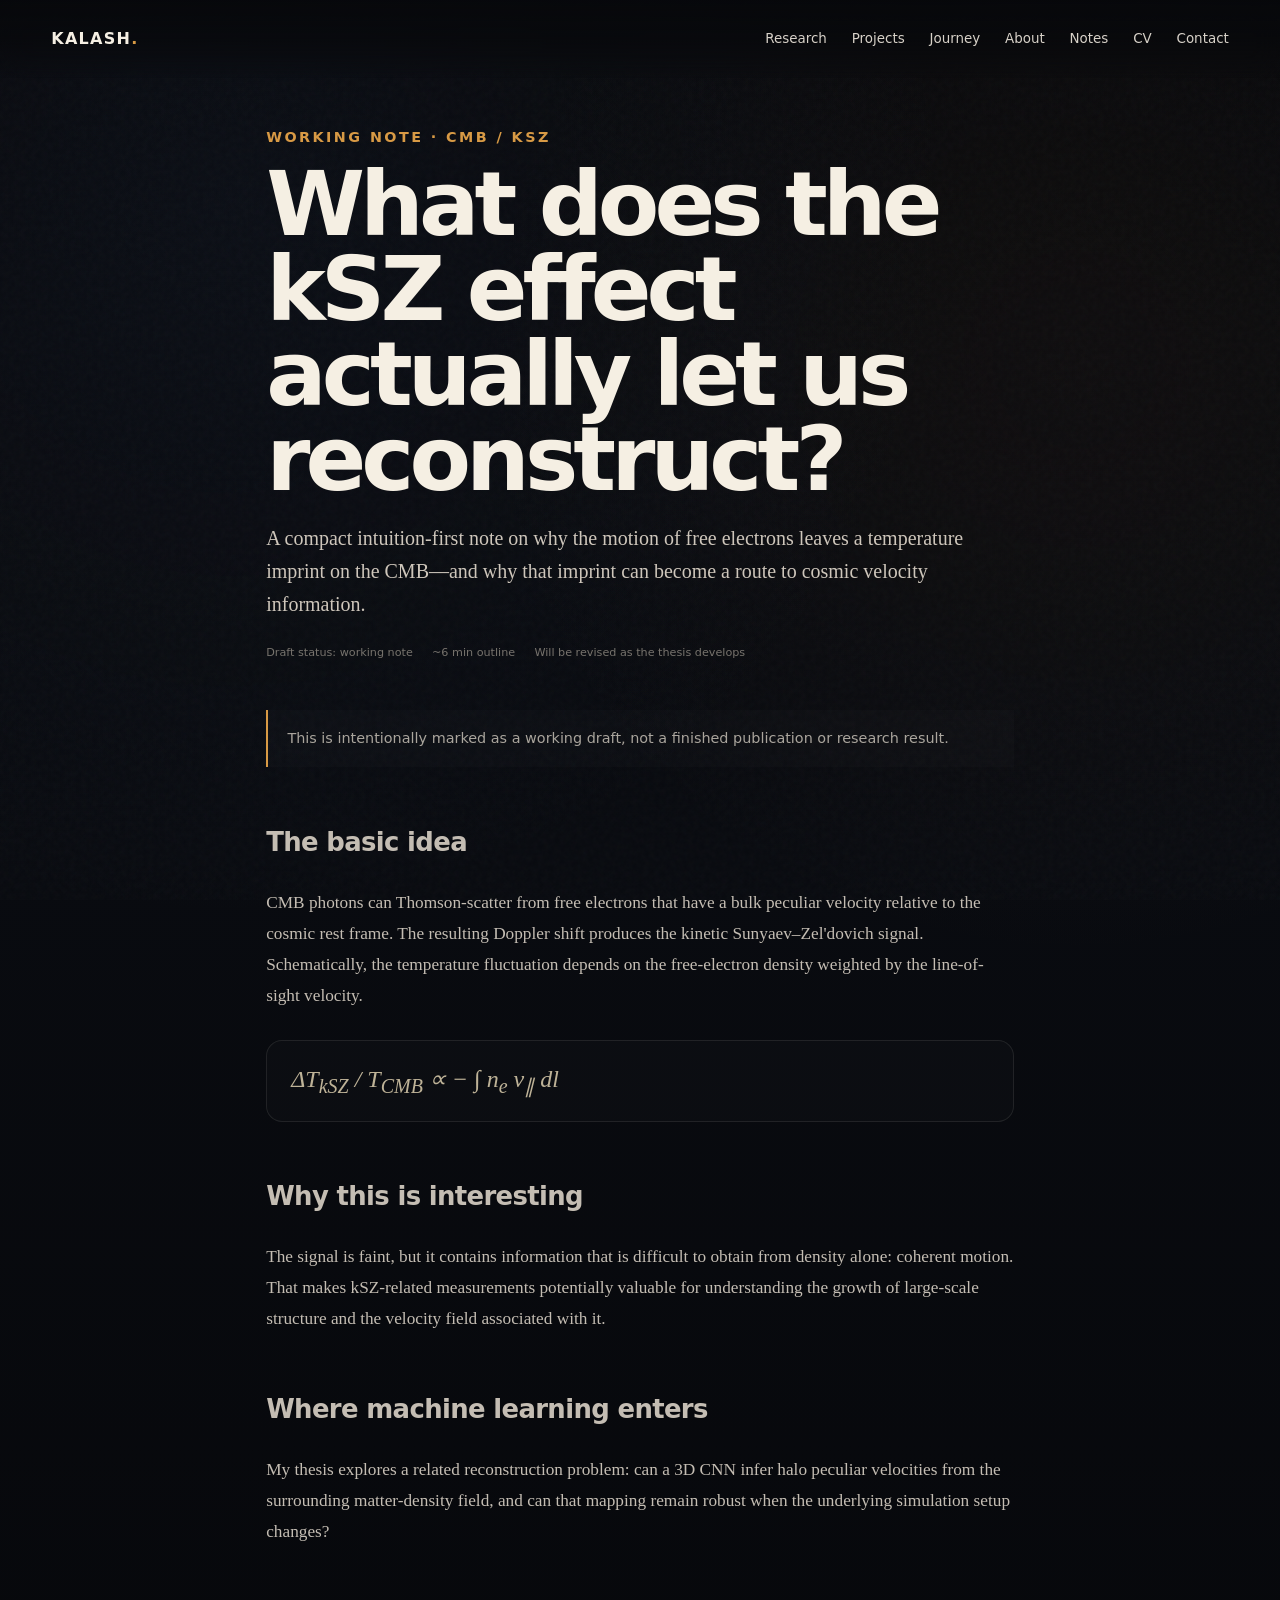
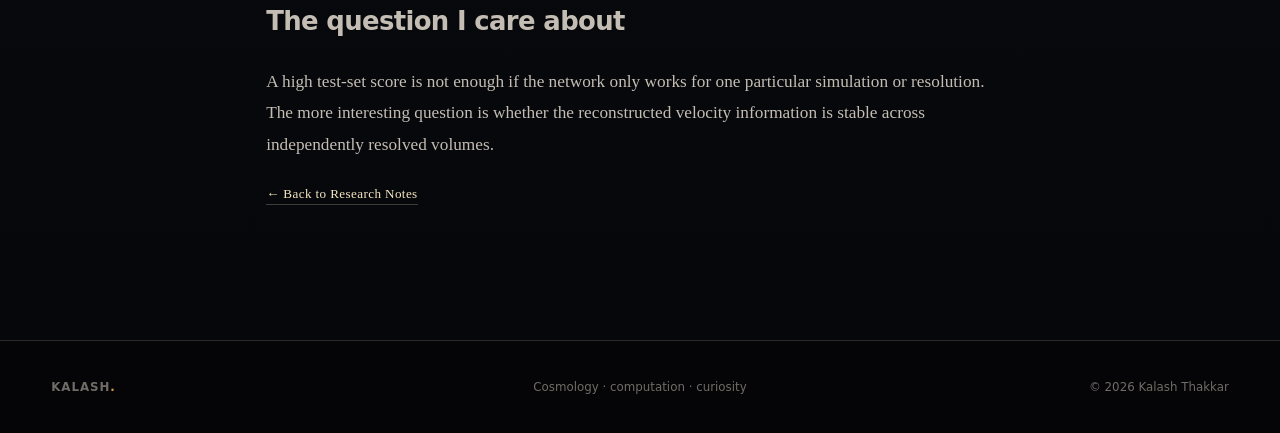
<file: note-ksz.html>
<!DOCTYPE html>

<html lang="en">
<head>
<meta charset="utf-8"/>
<meta content="width=device-width, initial-scale=1" name="viewport"/>
<meta content="#050507" name="theme-color"/>
<meta content="A working research note by Kalash Thakkar on the kinetic Sunyaev–Zel’dovich effect and cosmic velocity reconstruction." name="description"/>
<title>What does the kSZ effect let us reconstruct? — Kalash Thakkar</title>
<link href="assets/cosmic-icon.svg" rel="icon" type="image/svg+xml"/>
<link href="styles.css?v=1.4.2" rel="stylesheet"/>
<meta content="Kalash Thakkar" data-launch="1" name="author"/><meta content="index, follow, max-image-preview:large" data-launch="1" name="robots"/><meta content="Kalash Thakkar" data-launch="1" property="og:site_name"/><meta content="https://kalash-thakkar99.github.io/og-card.jpg" data-launch="1" property="og:image"/><meta content="1200" data-launch="1" property="og:image:width"/><meta content="630" data-launch="1" property="og:image:height"/><meta content="summary_large_image" data-launch="1" name="twitter:card"/><meta content="https://kalash-thakkar99.github.io/og-card.jpg" data-launch="1" name="twitter:image"/><link data-launch="1" href="assets/apple-touch-icon.png" rel="apple-touch-icon"/><link data-launch="1" href="site.webmanifest" rel="manifest"/><meta content="What does the kSZ effect let us reconstruct? — Kalash Thakkar" property="og:title"/><meta content="A working research note by Kalash Thakkar on the kinetic Sunyaev–Zel’dovich effect and cosmic velocity reconstruction." property="og:description"/><meta content="website" property="og:type"/><link href="https://kalash-thakkar99.github.io/note-ksz.html" rel="canonical"/><meta content="https://kalash-thakkar99.github.io/note-ksz.html" property="og:url"/></head>
<body class="static-content-page" data-version="1.4.2">
<a class="skip-link" href="#main">Skip to content</a>
<canvas aria-hidden="true" id="cosmos"></canvas><div aria-hidden="true" class="grain"></div>
<header class="site-header" id="top">
<div class="header-inner">
<a aria-label="Kalash Thakkar home" class="brand" href="index.html">KALASH<span>.</span></a>
<nav aria-label="Primary navigation" class="desktop-nav">
<a href="index.html#research">Research</a>
<a href="index.html#projects">Projects</a>
<a href="index.html#journey">Journey</a>
<a href="index.html#about">About</a>
<a href="research-notes.html">Notes</a>
<a href="cv.html">CV</a>
<a href="index.html#contact">Contact</a>
</nav>
<button aria-controls="mobile-menu" aria-expanded="false" aria-label="Open navigation" class="menu-button"><span></span><span></span></button>
</div>
</header>
<nav aria-label="Mobile navigation" class="mobile-menu" hidden="" id="mobile-menu">
<a href="index.html#research">Research</a><a href="index.html#projects">Projects</a><a href="index.html#journey">Journey</a><a href="index.html#about">About</a><a href="research-notes.html">Notes</a><a href="cv.html">CV</a><a href="index.html#contact">Contact</a>
</nav>
<main id="main">
<article class="note-article">
<p class="chapter">WORKING NOTE · CMB / kSZ</p>
<h1>What does the kSZ effect actually let us reconstruct?</h1>
<p class="note-deck">A compact intuition-first note on why the motion of free electrons leaves a temperature imprint on the CMB—and why that imprint can become a route to cosmic velocity information.</p>
<div class="note-meta"><span>Draft status: working note</span><span>~6 min outline</span><span>Will be revised as the thesis develops</span></div>
<div class="note-body">
<div class="note-callout">This is intentionally marked as a working draft, not a finished publication or research result.</div>
<h2>The basic idea</h2>
<p>CMB photons can Thomson-scatter from free electrons that have a bulk peculiar velocity relative to the cosmic rest frame. The resulting Doppler shift produces the kinetic Sunyaev–Zel'dovich signal. Schematically, the temperature fluctuation depends on the free-electron density weighted by the line-of-sight velocity.</p>
<div class="project-equation">ΔT<sub>kSZ</sub> / T<sub>CMB</sub> ∝ − ∫ n<sub>e</sub> v<sub>∥</sub> dl</div>
<h2>Why this is interesting</h2>
<p>The signal is faint, but it contains information that is difficult to obtain from density alone: coherent motion. That makes kSZ-related measurements potentially valuable for understanding the growth of large-scale structure and the velocity field associated with it.</p>
<h2>Where machine learning enters</h2>
<p>My thesis explores a related reconstruction problem: can a 3D CNN infer halo peculiar velocities from the surrounding matter-density field, and can that mapping remain robust when the underlying simulation setup changes?</p>
<h2>The question I care about</h2>
<p>A high test-set score is not enough if the network only works for one particular simulation or resolution. The more interesting question is whether the reconstructed velocity information is stable across independently resolved volumes.</p>
<p><a class="text-link" href="research-notes.html">← Back to Research Notes</a></p>
</div>
</article>
</main>
<footer><div class="footer-inner"><a class="brand" href="index.html">KALASH<span>.</span></a><p>Cosmology · computation · curiosity</p><p>© <span id="year"></span> Kalash Thakkar</p></div></footer>
<script src="script.js?v=1.4.2"></script>
</body></html>
</file>
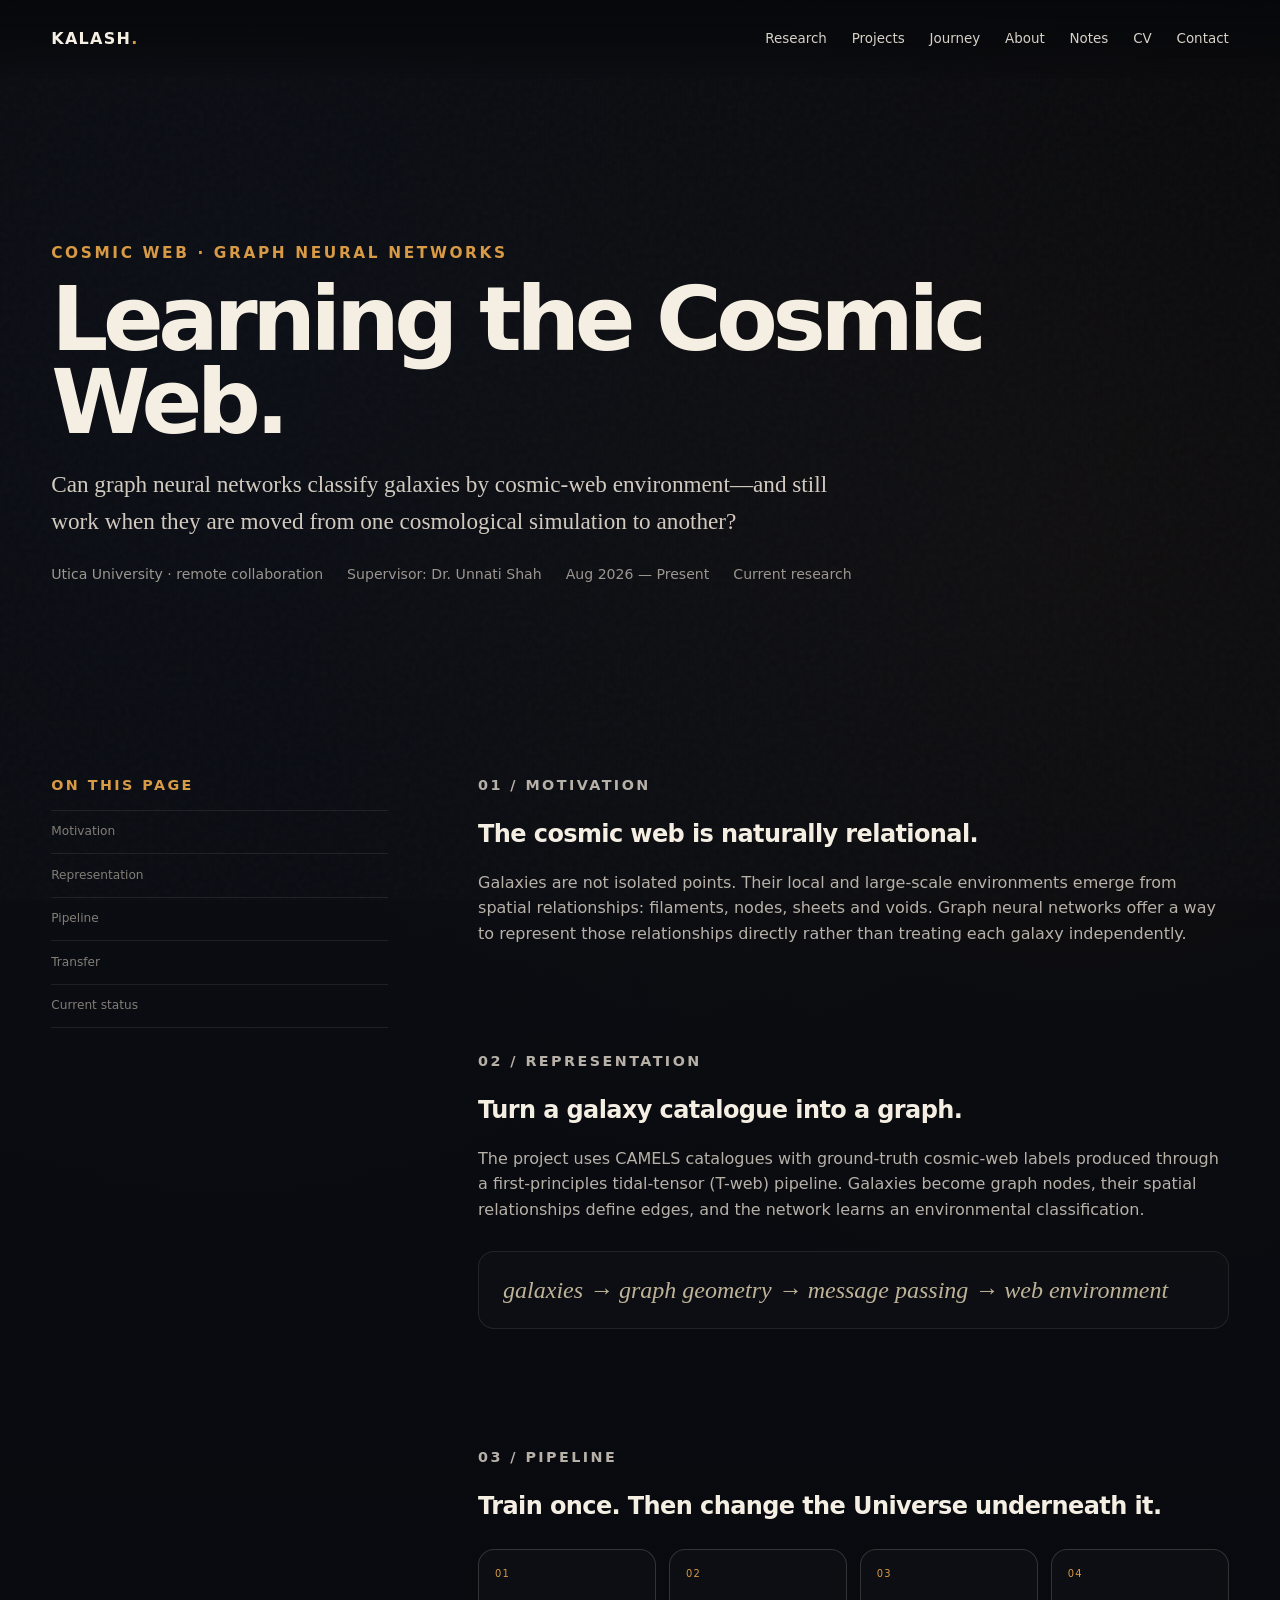
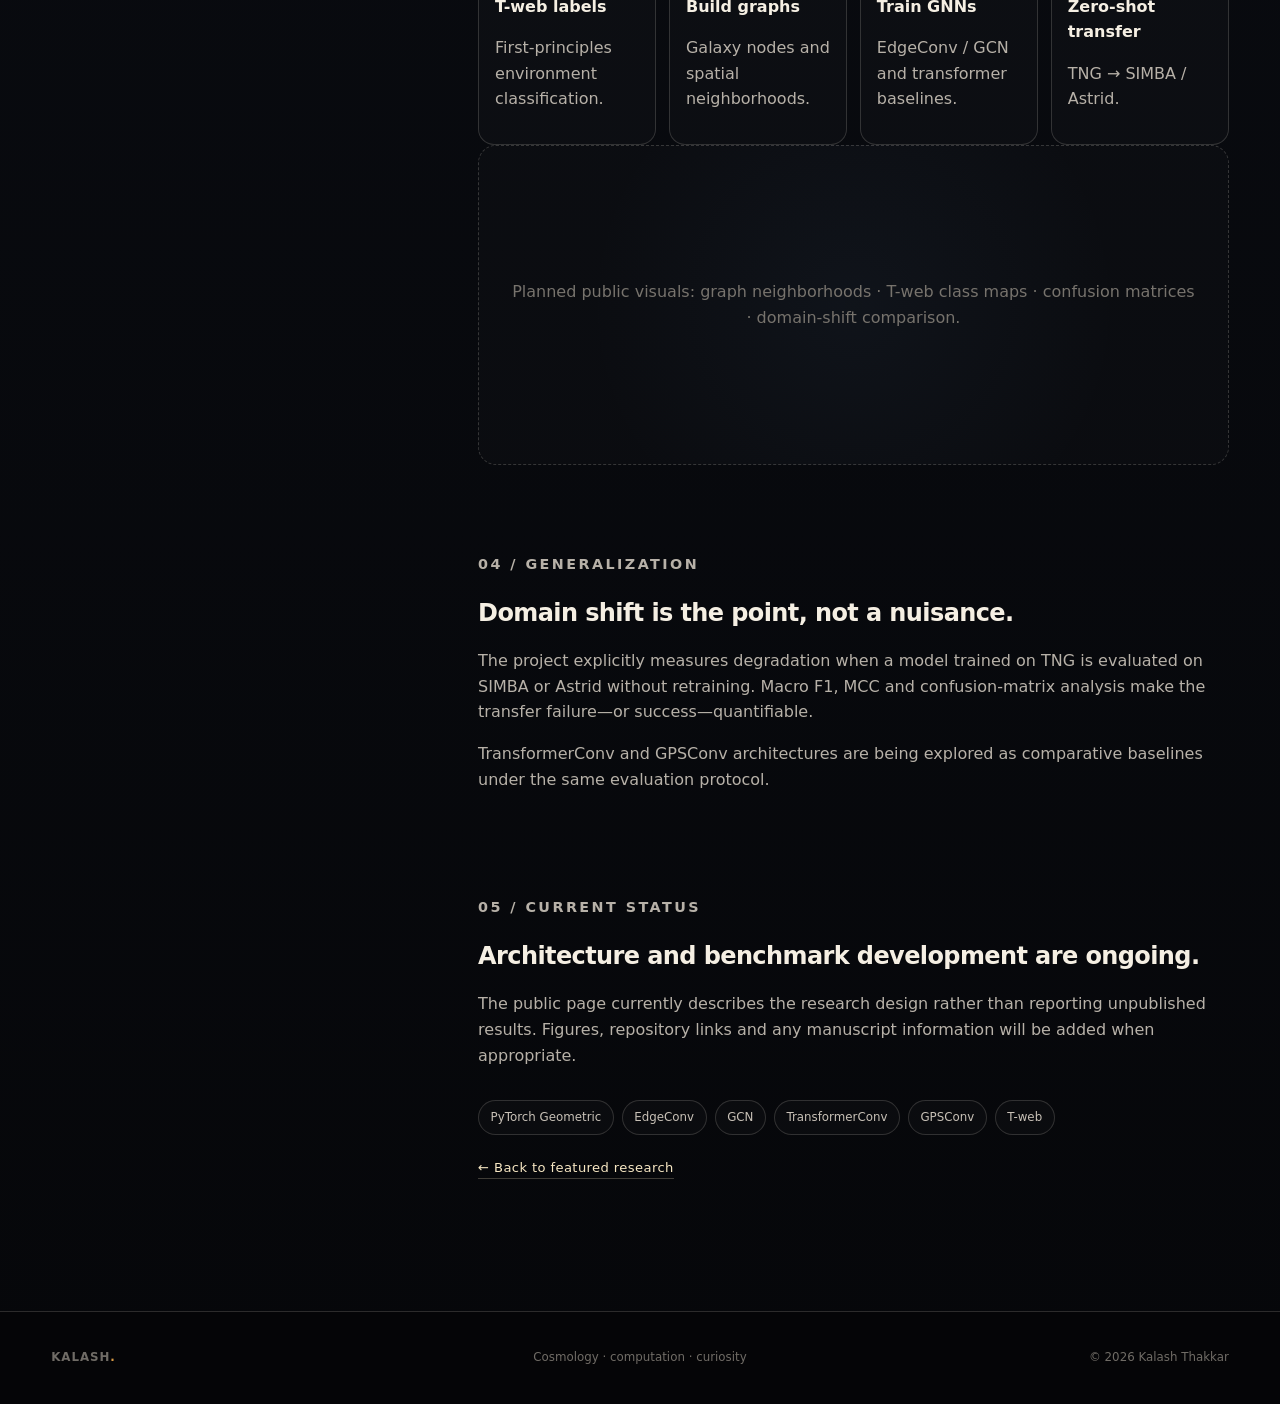
<file: project-cosmic-web.html>
<!DOCTYPE html>

<html lang="en">
<head>
<meta charset="utf-8"/>
<meta content="width=device-width, initial-scale=1" name="viewport"/>
<meta content="#050507" name="theme-color"/>
<meta content="Research by Kalash Thakkar on graph neural networks for cosmic-web classification and cross-simulation generalization." name="description"/>
<title>Cosmic Web GNN — Kalash Thakkar</title>
<link href="assets/cosmic-icon.svg" rel="icon" type="image/svg+xml"/>
<link href="styles.css?v=1.4.2" rel="stylesheet"/>
<meta content="Kalash Thakkar" data-launch="1" name="author"/><meta content="index, follow, max-image-preview:large" data-launch="1" name="robots"/><meta content="Kalash Thakkar" data-launch="1" property="og:site_name"/><meta content="https://kalash-thakkar99.github.io/og-card.jpg" data-launch="1" property="og:image"/><meta content="1200" data-launch="1" property="og:image:width"/><meta content="630" data-launch="1" property="og:image:height"/><meta content="summary_large_image" data-launch="1" name="twitter:card"/><meta content="https://kalash-thakkar99.github.io/og-card.jpg" data-launch="1" name="twitter:image"/><link data-launch="1" href="assets/apple-touch-icon.png" rel="apple-touch-icon"/><link data-launch="1" href="site.webmanifest" rel="manifest"/><meta content="Cosmic Web GNN — Kalash Thakkar" property="og:title"/><meta content="Research by Kalash Thakkar on graph neural networks for cosmic-web classification and cross-simulation generalization." property="og:description"/><meta content="website" property="og:type"/><link href="https://kalash-thakkar99.github.io/project-cosmic-web.html" rel="canonical"/><meta content="https://kalash-thakkar99.github.io/project-cosmic-web.html" property="og:url"/></head>
<body class="project-page static-content-page" data-version="1.4.2">
<a class="skip-link" href="#main">Skip to content</a>
<canvas aria-hidden="true" id="cosmos"></canvas><div aria-hidden="true" class="grain"></div>
<header class="site-header" id="top">
<div class="header-inner">
<a aria-label="Kalash Thakkar home" class="brand" href="index.html">KALASH<span>.</span></a>
<nav aria-label="Primary navigation" class="desktop-nav">
<a href="index.html#research">Research</a>
<a href="index.html#projects">Projects</a>
<a href="index.html#journey">Journey</a>
<a href="index.html#about">About</a>
<a href="research-notes.html">Notes</a>
<a href="cv.html">CV</a>
<a href="index.html#contact">Contact</a>
</nav>
<button aria-controls="mobile-menu" aria-expanded="false" aria-label="Open navigation" class="menu-button"><span></span><span></span></button>
</div>
</header>
<nav aria-label="Mobile navigation" class="mobile-menu" hidden="" id="mobile-menu">
<a href="index.html#research">Research</a><a href="index.html#projects">Projects</a><a href="index.html#journey">Journey</a><a href="index.html#about">About</a><a href="research-notes.html">Notes</a><a href="cv.html">CV</a><a href="index.html#contact">Contact</a>
</nav>
<main id="main">
<section class="project-page-hero">
<div class="section-shell reveal">
<p class="chapter">COSMIC WEB · GRAPH NEURAL NETWORKS</p>
<h1>Learning the Cosmic Web.</h1>
<p class="project-lede">Can graph neural networks classify galaxies by cosmic-web environment—and still work when they are moved from one cosmological simulation to another?</p>
<div class="project-page-meta"><span>Utica University · remote collaboration</span><span>Supervisor: Dr. Unnati Shah</span><span>Aug 2026 — Present</span><span>Current research</span></div>
</div>
</section>
<section class="project-story section-shell">
<div class="project-story-grid">
<aside>
<p class="chapter">ON THIS PAGE</p>
<nav><a href="#motivation">Motivation</a><a href="#representation">Representation</a><a href="#pipeline">Pipeline</a><a href="#transfer">Transfer</a><a href="#status">Current status</a></nav>
</aside>
<div class="project-story-content">
<section class="project-story-block reveal" id="motivation">
<p class="chapter">01 / MOTIVATION</p>
<h2>The cosmic web is naturally relational.</h2>
<p>Galaxies are not isolated points. Their local and large-scale environments emerge from spatial relationships: filaments, nodes, sheets and voids. Graph neural networks offer a way to represent those relationships directly rather than treating each galaxy independently.</p>
</section>
<section class="project-story-block reveal" id="representation">
<p class="chapter">02 / REPRESENTATION</p>
<h2>Turn a galaxy catalogue into a graph.</h2>
<p>The project uses CAMELS catalogues with ground-truth cosmic-web labels produced through a first-principles tidal-tensor (T-web) pipeline. Galaxies become graph nodes, their spatial relationships define edges, and the network learns an environmental classification.</p>
<div class="project-equation">galaxies → graph geometry → message passing → web environment</div>
</section>
<section class="project-story-block reveal" id="pipeline">
<p class="chapter">03 / PIPELINE</p>
<h2>Train once. Then change the Universe underneath it.</h2>
<div class="pipeline-large">
<div><span>01</span><strong>T-web labels</strong><p>First-principles environment classification.</p></div>
<div><span>02</span><strong>Build graphs</strong><p>Galaxy nodes and spatial neighborhoods.</p></div>
<div><span>03</span><strong>Train GNNs</strong><p>EdgeConv / GCN and transformer baselines.</p></div>
<div><span>04</span><strong>Zero-shot transfer</strong><p>TNG → SIMBA / Astrid.</p></div>
</div>
<div class="project-placeholder">Planned public visuals: graph neighborhoods · T-web class maps · confusion matrices · domain-shift comparison.</div>
</section>
<section class="project-story-block reveal" id="transfer">
<p class="chapter">04 / GENERALIZATION</p>
<h2>Domain shift is the point, not a nuisance.</h2>
<p>The project explicitly measures degradation when a model trained on TNG is evaluated on SIMBA or Astrid without retraining. Macro F1, MCC and confusion-matrix analysis make the transfer failure—or success—quantifiable.</p>
<p>TransformerConv and GPSConv architectures are being explored as comparative baselines under the same evaluation protocol.</p>
</section>
<section class="project-story-block reveal" id="status">
<p class="chapter">05 / CURRENT STATUS</p>
<h2>Architecture and benchmark development are ongoing.</h2>
<p>The public page currently describes the research design rather than reporting unpublished results. Figures, repository links and any manuscript information will be added when appropriate.</p>
<div class="detail-grid"><span>PyTorch Geometric</span><span>EdgeConv</span><span>GCN</span><span>TransformerConv</span><span>GPSConv</span><span>T-web</span></div>
<p><a class="text-link" href="index.html#projects">← Back to featured research</a></p>
</section>
</div>
</div>
</section>
</main>
<footer><div class="footer-inner"><a class="brand" href="index.html">KALASH<span>.</span></a><p>Cosmology · computation · curiosity</p><p>© <span id="year"></span> Kalash Thakkar</p></div></footer>
<script src="script.js?v=1.4.2"></script>
</body></html>
</file>
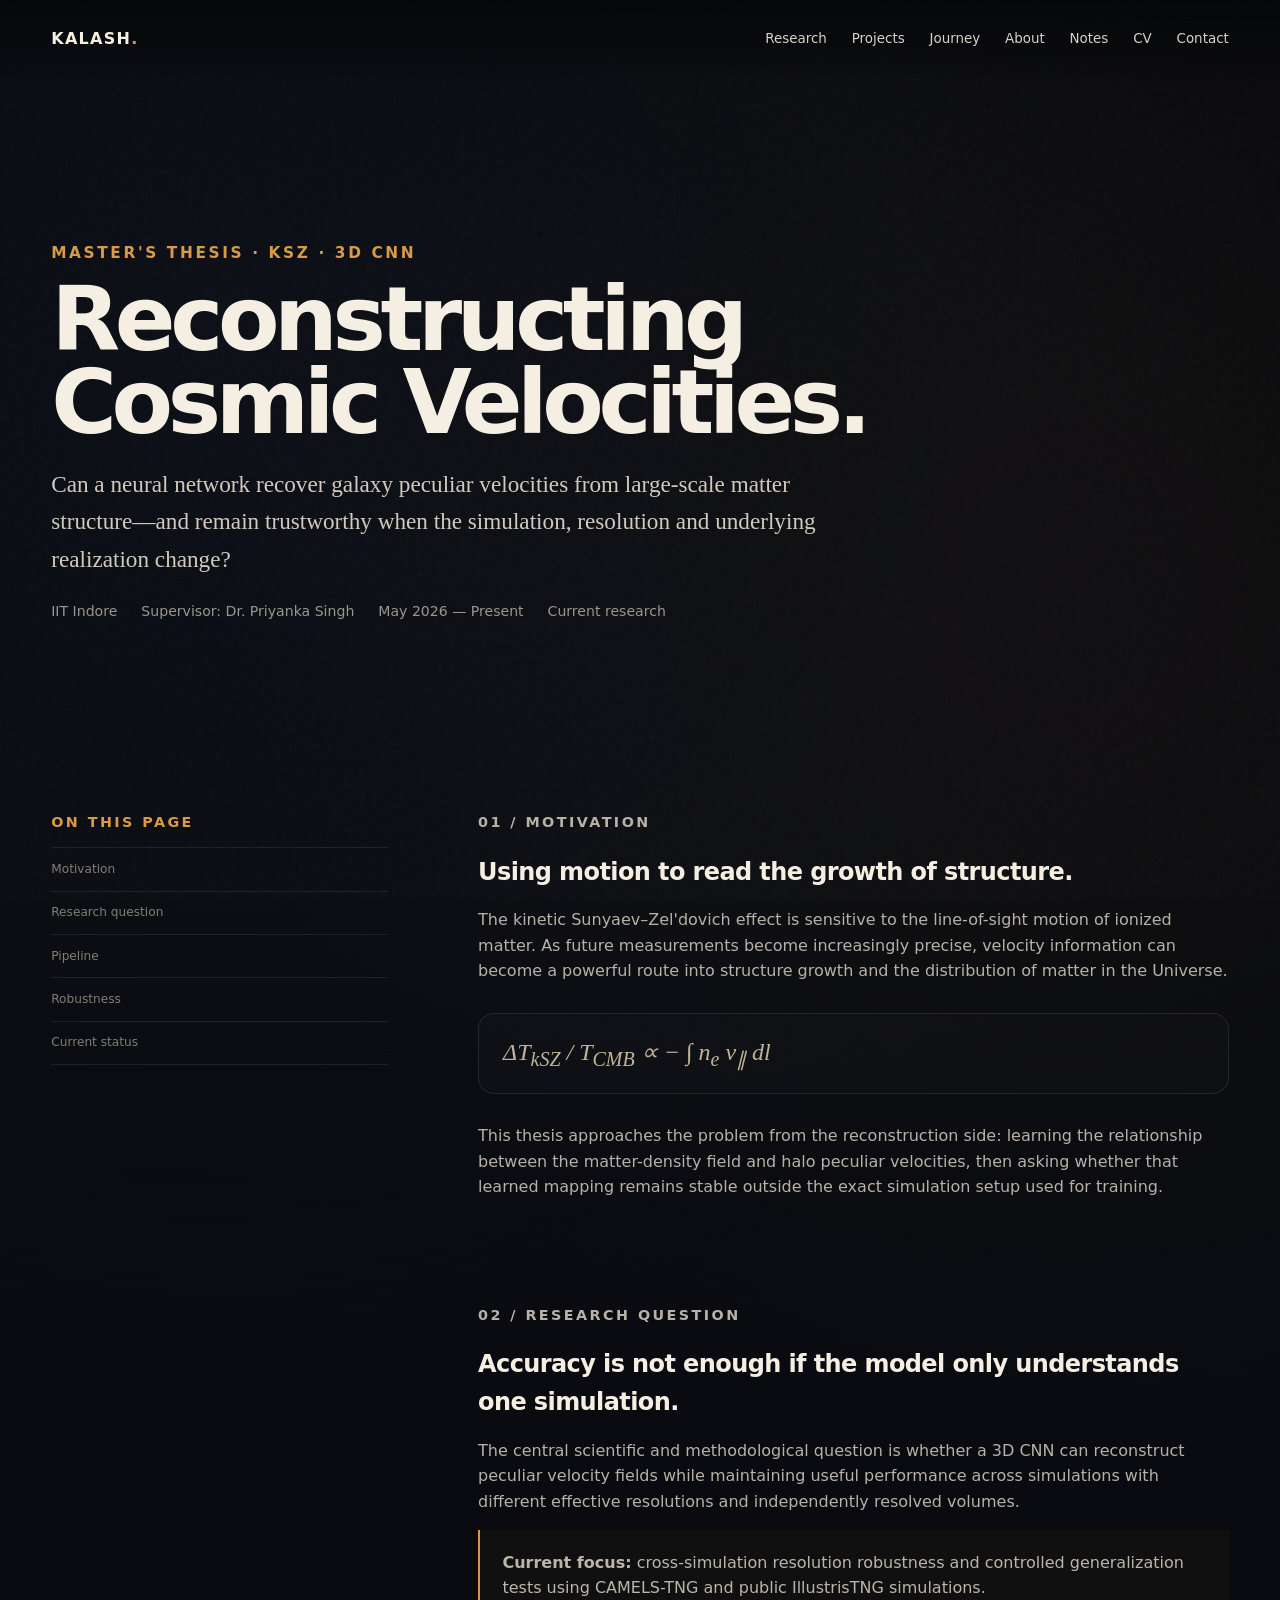
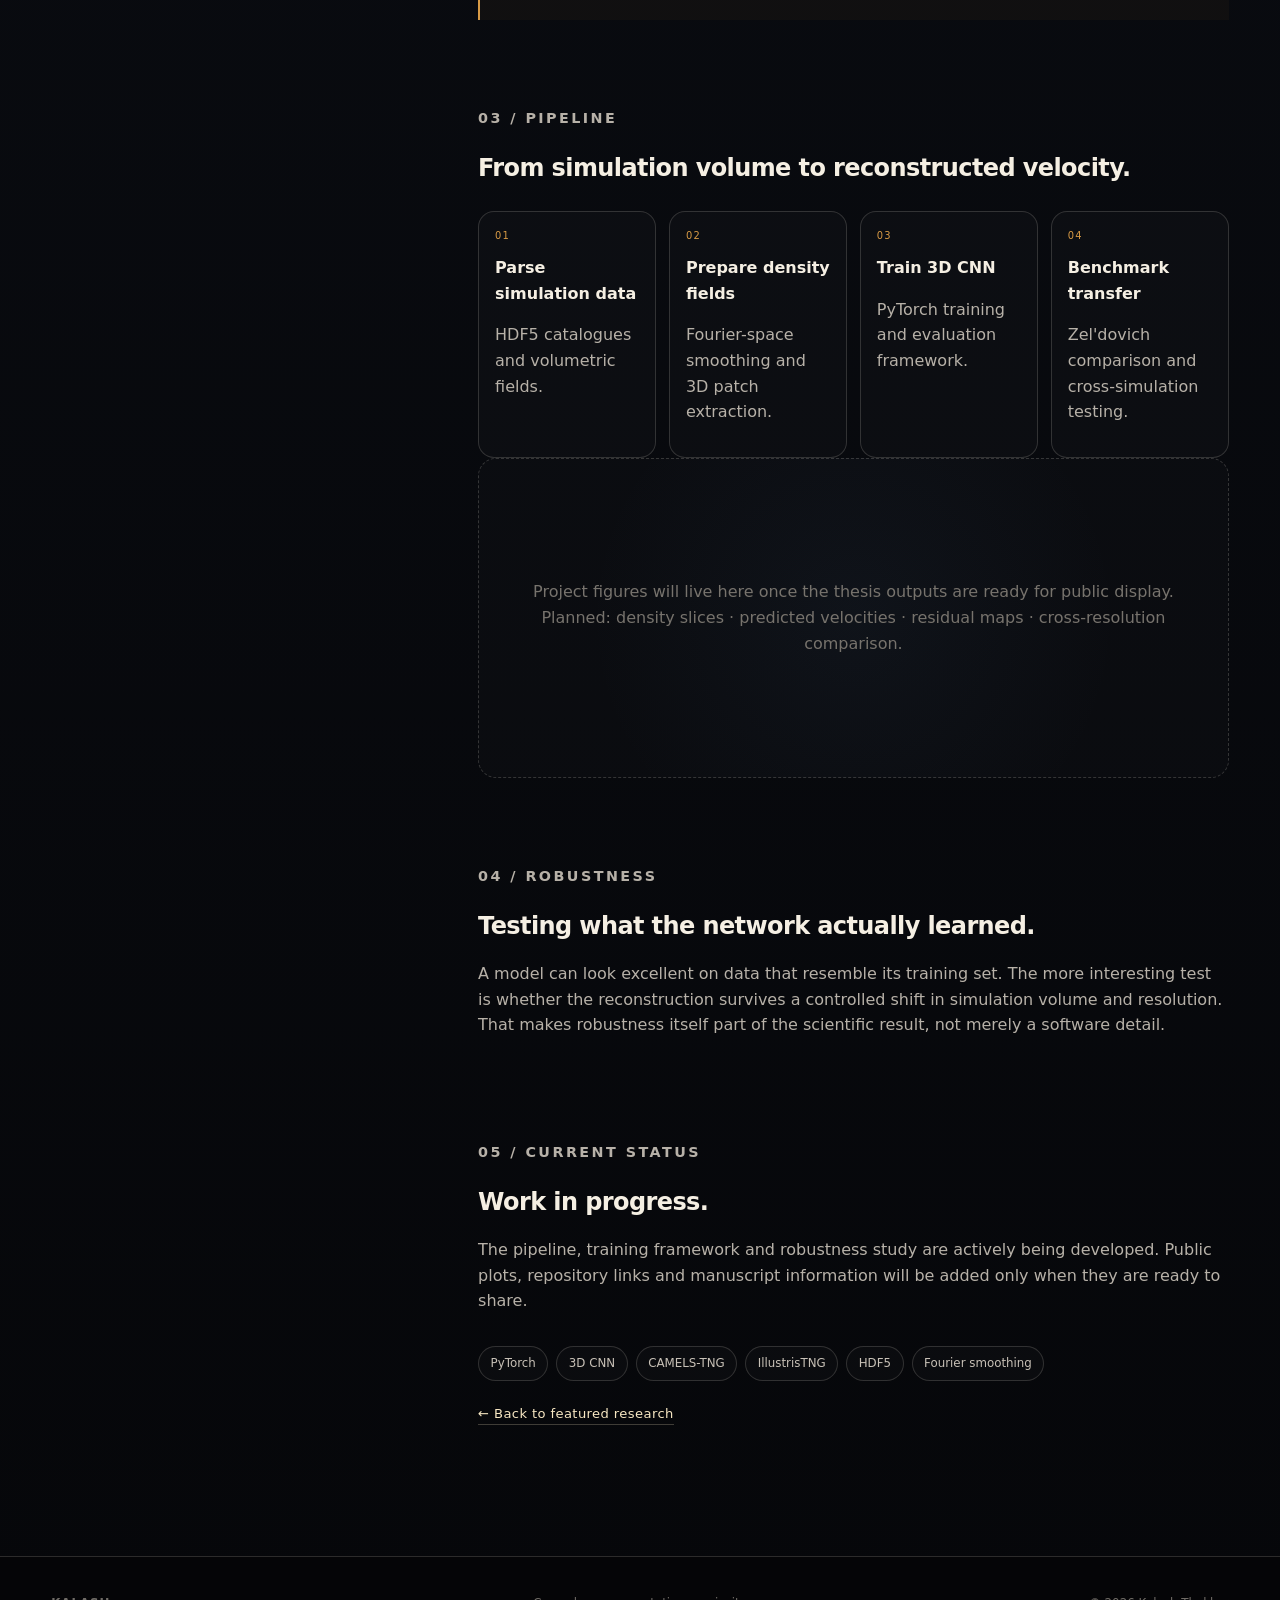
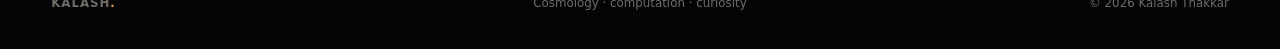
<file: project-ksz.html>
<!DOCTYPE html>

<html lang="en">
<head>
<meta charset="utf-8"/>
<meta content="width=device-width, initial-scale=1" name="viewport"/>
<meta content="#050507" name="theme-color"/>
<meta content="Kalash Thakkar’s MSc thesis project on 3D CNN-based peculiar-velocity reconstruction, kSZ cosmology, and cross-simulation robustness." name="description"/>
<title>kSZ Velocity Reconstruction — Kalash Thakkar</title>
<link href="assets/cosmic-icon.svg" rel="icon" type="image/svg+xml"/>
<link href="styles.css?v=1.4.2" rel="stylesheet"/>
<meta content="Kalash Thakkar" data-launch="1" name="author"/><meta content="index, follow, max-image-preview:large" data-launch="1" name="robots"/><meta content="Kalash Thakkar" data-launch="1" property="og:site_name"/><meta content="https://kalash-thakkar99.github.io/og-card.jpg" data-launch="1" property="og:image"/><meta content="1200" data-launch="1" property="og:image:width"/><meta content="630" data-launch="1" property="og:image:height"/><meta content="summary_large_image" data-launch="1" name="twitter:card"/><meta content="https://kalash-thakkar99.github.io/og-card.jpg" data-launch="1" name="twitter:image"/><link data-launch="1" href="assets/apple-touch-icon.png" rel="apple-touch-icon"/><link data-launch="1" href="site.webmanifest" rel="manifest"/><meta content="kSZ Velocity Reconstruction — Kalash Thakkar" property="og:title"/><meta content="Kalash Thakkar’s MSc thesis project on 3D CNN-based peculiar-velocity reconstruction, kSZ cosmology, and cross-simulation robustness." property="og:description"/><meta content="website" property="og:type"/><link href="https://kalash-thakkar99.github.io/project-ksz.html" rel="canonical"/><meta content="https://kalash-thakkar99.github.io/project-ksz.html" property="og:url"/></head>
<body class="project-page static-content-page" data-version="1.4.2">
<a class="skip-link" href="#main">Skip to content</a>
<canvas aria-hidden="true" id="cosmos"></canvas><div aria-hidden="true" class="grain"></div>
<header class="site-header" id="top">
<div class="header-inner">
<a aria-label="Kalash Thakkar home" class="brand" href="index.html">KALASH<span>.</span></a>
<nav aria-label="Primary navigation" class="desktop-nav">
<a href="index.html#research">Research</a>
<a href="index.html#projects">Projects</a>
<a href="index.html#journey">Journey</a>
<a href="index.html#about">About</a>
<a href="research-notes.html">Notes</a>
<a href="cv.html">CV</a>
<a href="index.html#contact">Contact</a>
</nav>
<button aria-controls="mobile-menu" aria-expanded="false" aria-label="Open navigation" class="menu-button"><span></span><span></span></button>
</div>
</header>
<nav aria-label="Mobile navigation" class="mobile-menu" hidden="" id="mobile-menu">
<a href="index.html#research">Research</a><a href="index.html#projects">Projects</a><a href="index.html#journey">Journey</a><a href="index.html#about">About</a><a href="research-notes.html">Notes</a><a href="cv.html">CV</a><a href="index.html#contact">Contact</a>
</nav>
<main id="main">
<section class="project-page-hero">
<div class="section-shell reveal">
<p class="chapter">MASTER'S THESIS · kSZ · 3D CNN</p>
<h1>Reconstructing Cosmic Velocities.</h1>
<p class="project-lede">Can a neural network recover galaxy peculiar velocities from large-scale matter structure—and remain trustworthy when the simulation, resolution and underlying realization change?</p>
<div class="project-page-meta"><span>IIT Indore</span><span>Supervisor: Dr. Priyanka Singh</span><span>May 2026 — Present</span><span>Current research</span></div>
</div>
</section>
<section class="project-story section-shell">
<div class="project-story-grid">
<aside>
<p class="chapter">ON THIS PAGE</p>
<nav><a href="#motivation">Motivation</a><a href="#question">Research question</a><a href="#pipeline">Pipeline</a><a href="#robustness">Robustness</a><a href="#status">Current status</a></nav>
</aside>
<div class="project-story-content">
<section class="project-story-block reveal" id="motivation">
<p class="chapter">01 / MOTIVATION</p>
<h2>Using motion to read the growth of structure.</h2>
<p>The kinetic Sunyaev–Zel'dovich effect is sensitive to the line-of-sight motion of ionized matter. As future measurements become increasingly precise, velocity information can become a powerful route into structure growth and the distribution of matter in the Universe.</p>
<div class="project-equation">ΔT<sub>kSZ</sub> / T<sub>CMB</sub> ∝ − ∫ n<sub>e</sub> v<sub>∥</sub> dl</div>
<p>This thesis approaches the problem from the reconstruction side: learning the relationship between the matter-density field and halo peculiar velocities, then asking whether that learned mapping remains stable outside the exact simulation setup used for training.</p>
</section>
<section class="project-story-block reveal" id="question">
<p class="chapter">02 / RESEARCH QUESTION</p>
<h2>Accuracy is not enough if the model only understands one simulation.</h2>
<p>The central scientific and methodological question is whether a 3D CNN can reconstruct peculiar velocity fields while maintaining useful performance across simulations with different effective resolutions and independently resolved volumes.</p>
<div class="project-status"><strong>Current focus:</strong> cross-simulation resolution robustness and controlled generalization tests using CAMELS-TNG and public IllustrisTNG simulations.</div>
</section>
<section class="project-story-block reveal" id="pipeline">
<p class="chapter">03 / PIPELINE</p>
<h2>From simulation volume to reconstructed velocity.</h2>
<div class="pipeline-large">
<div><span>01</span><strong>Parse simulation data</strong><p>HDF5 catalogues and volumetric fields.</p></div>
<div><span>02</span><strong>Prepare density fields</strong><p>Fourier-space smoothing and 3D patch extraction.</p></div>
<div><span>03</span><strong>Train 3D CNN</strong><p>PyTorch training and evaluation framework.</p></div>
<div><span>04</span><strong>Benchmark transfer</strong><p>Zel'dovich comparison and cross-simulation testing.</p></div>
</div>
<div class="project-placeholder">Project figures will live here once the thesis outputs are ready for public display.<br/>Planned: density slices · predicted velocities · residual maps · cross-resolution comparison.</div>
</section>
<section class="project-story-block reveal" id="robustness">
<p class="chapter">04 / ROBUSTNESS</p>
<h2>Testing what the network actually learned.</h2>
<p>A model can look excellent on data that resemble its training set. The more interesting test is whether the reconstruction survives a controlled shift in simulation volume and resolution. That makes robustness itself part of the scientific result, not merely a software detail.</p>
</section>
<section class="project-story-block reveal" id="status">
<p class="chapter">05 / CURRENT STATUS</p>
<h2>Work in progress.</h2>
<p>The pipeline, training framework and robustness study are actively being developed. Public plots, repository links and manuscript information will be added only when they are ready to share.</p>
<div class="detail-grid"><span>PyTorch</span><span>3D CNN</span><span>CAMELS-TNG</span><span>IllustrisTNG</span><span>HDF5</span><span>Fourier smoothing</span></div>
<p><a class="text-link" href="index.html#projects">← Back to featured research</a></p>
</section>
</div>
</div>
</section>
</main>
<footer><div class="footer-inner"><a class="brand" href="index.html">KALASH<span>.</span></a><p>Cosmology · computation · curiosity</p><p>© <span id="year"></span> Kalash Thakkar</p></div></footer>
<script src="script.js?v=1.4.2"></script>
</body></html>
</file>
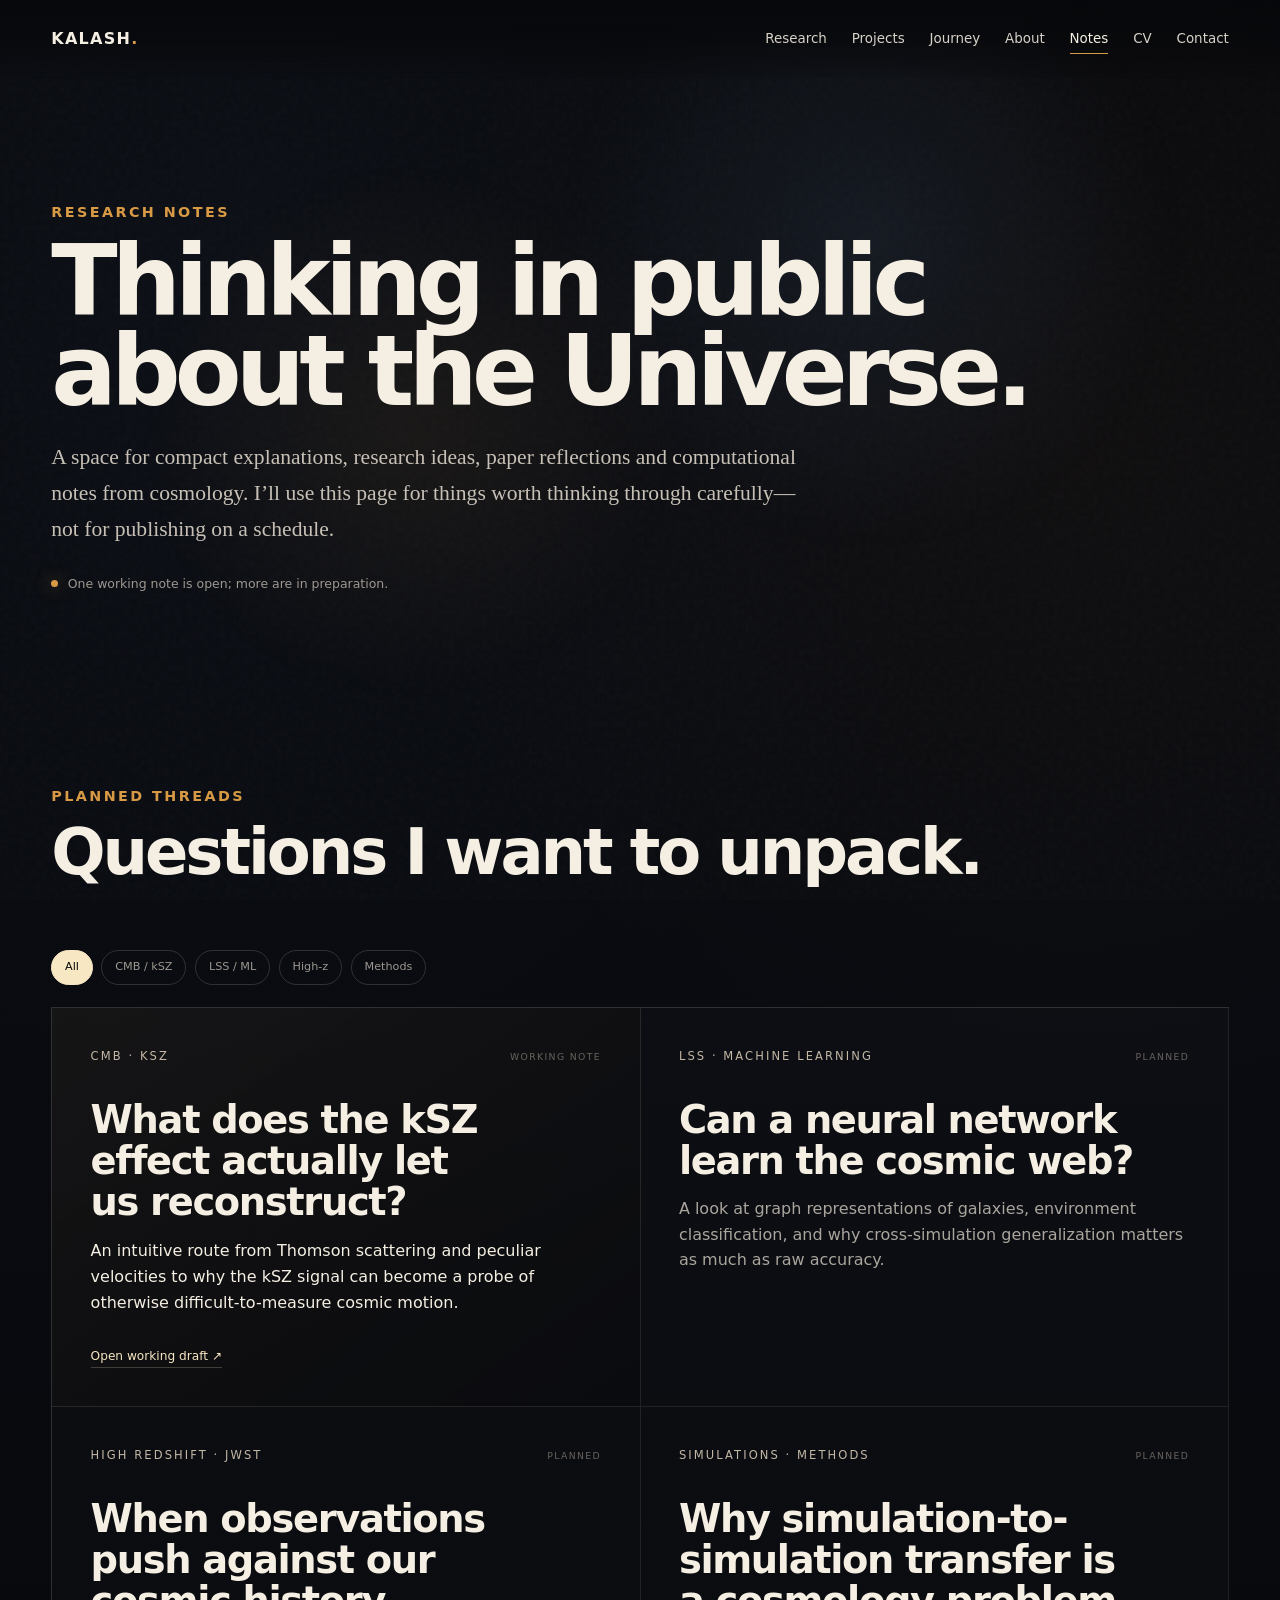
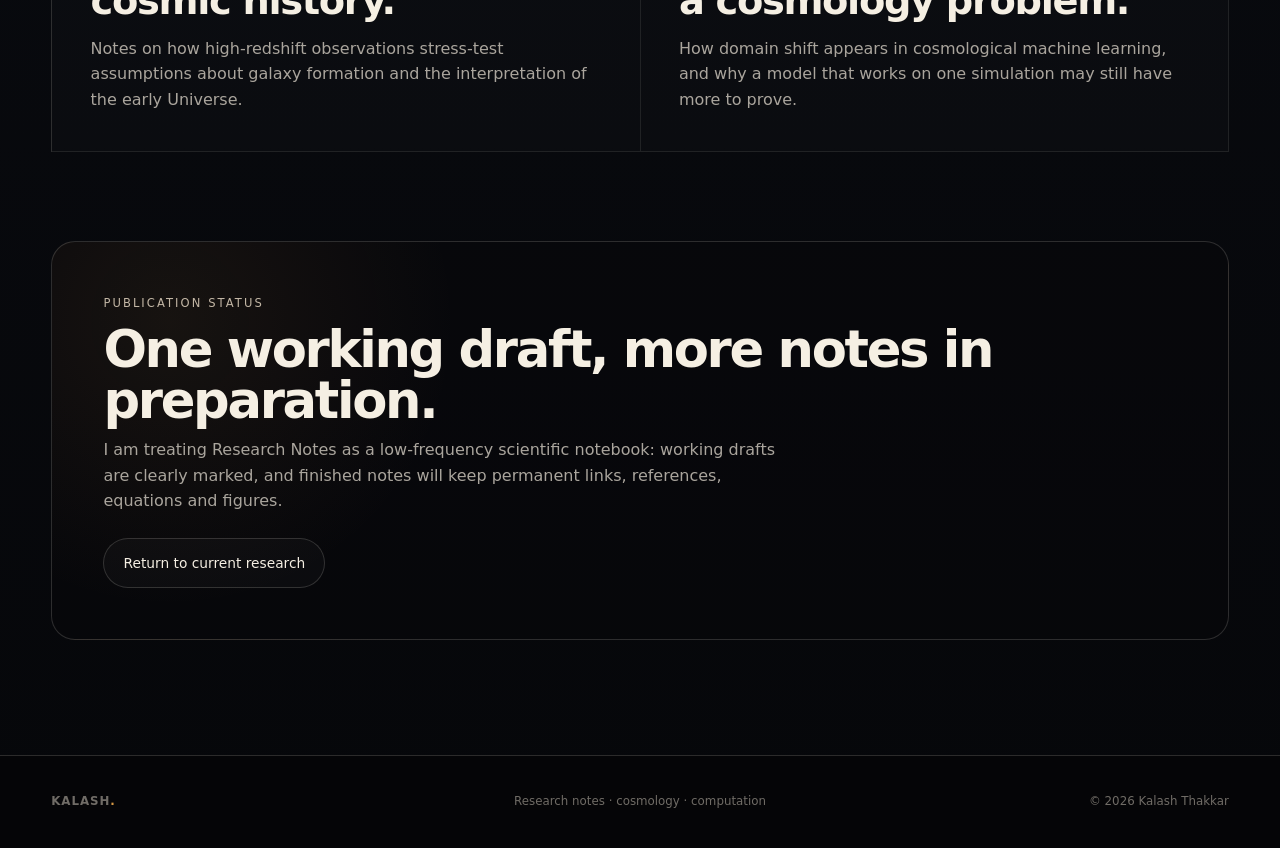
<file: research-notes.html>
<!DOCTYPE html>

<html lang="en">
<head>
<meta charset="utf-8"/>
<meta content="width=device-width, initial-scale=1" name="viewport"/>
<meta content="#050507" name="theme-color"/>
<meta content="Research notes by Kalash Thakkar on cosmology, the CMB, large-scale structure, machine learning, and the high-redshift Universe." name="description"/>
<meta content="Research Notes — Kalash Thakkar" property="og:title"/>
<meta content="Research notes by Kalash Thakkar on cosmology, the CMB, large-scale structure, machine learning, and the high-redshift Universe." property="og:description"/>
<meta content="website" property="og:type"/>
<title>Research Notes — Kalash Thakkar</title>
<link href="assets/cosmic-icon.svg" rel="icon" type="image/svg+xml"/>
<link href="styles.css?v=1.4.2" rel="stylesheet"/>
<meta content="Kalash Thakkar" data-launch="1" name="author"/><meta content="index, follow, max-image-preview:large" data-launch="1" name="robots"/><meta content="Kalash Thakkar" data-launch="1" property="og:site_name"/><meta content="https://kalash-thakkar99.github.io/og-card.jpg" data-launch="1" property="og:image"/><meta content="1200" data-launch="1" property="og:image:width"/><meta content="630" data-launch="1" property="og:image:height"/><meta content="summary_large_image" data-launch="1" name="twitter:card"/><meta content="https://kalash-thakkar99.github.io/og-card.jpg" data-launch="1" name="twitter:image"/><link data-launch="1" href="assets/apple-touch-icon.png" rel="apple-touch-icon"/><link data-launch="1" href="site.webmanifest" rel="manifest"/><link href="https://kalash-thakkar99.github.io/research-notes.html" rel="canonical"/><meta content="https://kalash-thakkar99.github.io/research-notes.html" property="og:url"/></head>
<body class="notes-page static-content-page" data-version="1.4.2">
<a class="skip-link" href="#main">Skip to content</a>
<canvas aria-hidden="true" id="cosmos"></canvas>
<div aria-hidden="true" class="grain"></div>
<header class="site-header" id="top">
<div class="header-inner">
<a aria-label="Kalash Thakkar home" class="brand" href="index.html">KALASH<span>.</span></a>
<nav aria-label="Primary navigation" class="desktop-nav">
<a href="index.html#research">Research</a>
<a href="index.html#projects">Projects</a>
<a href="index.html#journey">Journey</a>
<a href="index.html#about">About</a>
<a aria-current="page" href="research-notes.html">Notes</a>
<a href="cv.html">CV</a>
<a href="index.html#contact">Contact</a>
</nav>
<button aria-controls="mobile-menu" aria-expanded="false" aria-label="Open navigation" class="menu-button">
<span></span><span></span>
</button>
</div>
</header>
<nav aria-label="Mobile navigation" class="mobile-menu" hidden="" id="mobile-menu">
<a href="index.html#research">Research</a>
<a href="index.html#projects">Projects</a>
<a href="index.html#journey">Journey</a>
<a href="index.html#about">About</a>
<a aria-current="page" href="research-notes.html">Notes</a>
<a href="cv.html">CV</a>
<a href="index.html#contact">Contact</a>
</nav>
<main class="notes-main" id="main">
<section class="notes-hero">
<div class="section-shell notes-hero-inner reveal">
<p class="chapter">RESEARCH NOTES</p>
<h1>Thinking in public about the Universe.</h1>
<p class="notes-intro">A space for compact explanations, research ideas, paper reflections and computational notes from cosmology. I’ll use this page for things worth thinking through carefully—not for publishing on a schedule.</p>
<div class="notes-status"><span></span> One working note is open; more are in preparation.</div>
</div>
</section>
<section aria-labelledby="notes-title" class="section-shell notes-library">
<div class="section-heading reveal">
<p class="chapter">PLANNED THREADS</p>
<h2 id="notes-title">Questions I want to unpack.</h2>
</div>
<div aria-label="Filter research notes" class="notes-toolbar">
<button class="note-filter active" data-note-filter="all" type="button">All</button>
<button class="note-filter" data-note-filter="cmb" type="button">CMB / kSZ</button>
<button class="note-filter" data-note-filter="lss" type="button">LSS / ML</button>
<button class="note-filter" data-note-filter="highz" type="button">High-z</button>
<button class="note-filter" data-note-filter="methods" type="button">Methods</button>
</div>
<div class="notes-grid">
<article class="note-card working-note reveal" data-note-topic="cmb methods">
<div class="note-card-top"><p class="tag">CMB · kSZ</p><span>WORKING NOTE</span></div>
<h3>What does the kSZ effect actually let us reconstruct?</h3>
<p>An intuitive route from Thomson scattering and peculiar velocities to why the kSZ signal can become a probe of otherwise difficult-to-measure cosmic motion.</p>
<a class="stretched-link" href="note-ksz.html">Open working draft ↗</a>
</article>
<article class="note-card reveal" data-note-topic="lss methods">
<div class="note-card-top"><p class="tag">LSS · MACHINE LEARNING</p><span>PLANNED</span></div>
<h3>Can a neural network learn the cosmic web?</h3>
<p>A look at graph representations of galaxies, environment classification, and why cross-simulation generalization matters as much as raw accuracy.</p>
</article>
<article class="note-card reveal" data-note-topic="highz">
<div class="note-card-top"><p class="tag">HIGH REDSHIFT · JWST</p><span>PLANNED</span></div>
<h3>When observations push against our cosmic history.</h3>
<p>Notes on how high-redshift observations stress-test assumptions about galaxy formation and the interpretation of the early Universe.</p>
</article>
<article class="note-card reveal" data-note-topic="lss methods">
<div class="note-card-top"><p class="tag">SIMULATIONS · METHODS</p><span>PLANNED</span></div>
<h3>Why simulation-to-simulation transfer is a cosmology problem.</h3>
<p>How domain shift appears in cosmological machine learning, and why a model that works on one simulation may still have more to prove.</p>
</article>
</div>
<div class="notes-empty reveal">
<p class="tag">PUBLICATION STATUS</p>
<h2>One working draft, more notes in preparation.</h2>
<p>I am treating Research Notes as a low-frequency scientific notebook: working drafts are clearly marked, and finished notes will keep permanent links, references, equations and figures.</p>
<a class="button button-ghost" href="index.html#projects">Return to current research</a>
</div>
</section>
</main>
<footer>
<div class="footer-inner">
<a class="brand" href="index.html">KALASH<span>.</span></a>
<p>Research notes · cosmology · computation</p>
<p>© <span id="year"></span> Kalash Thakkar</p>
</div>
</footer>
<script src="script.js?v=1.4.2"></script>
</body>
</html>
</file>
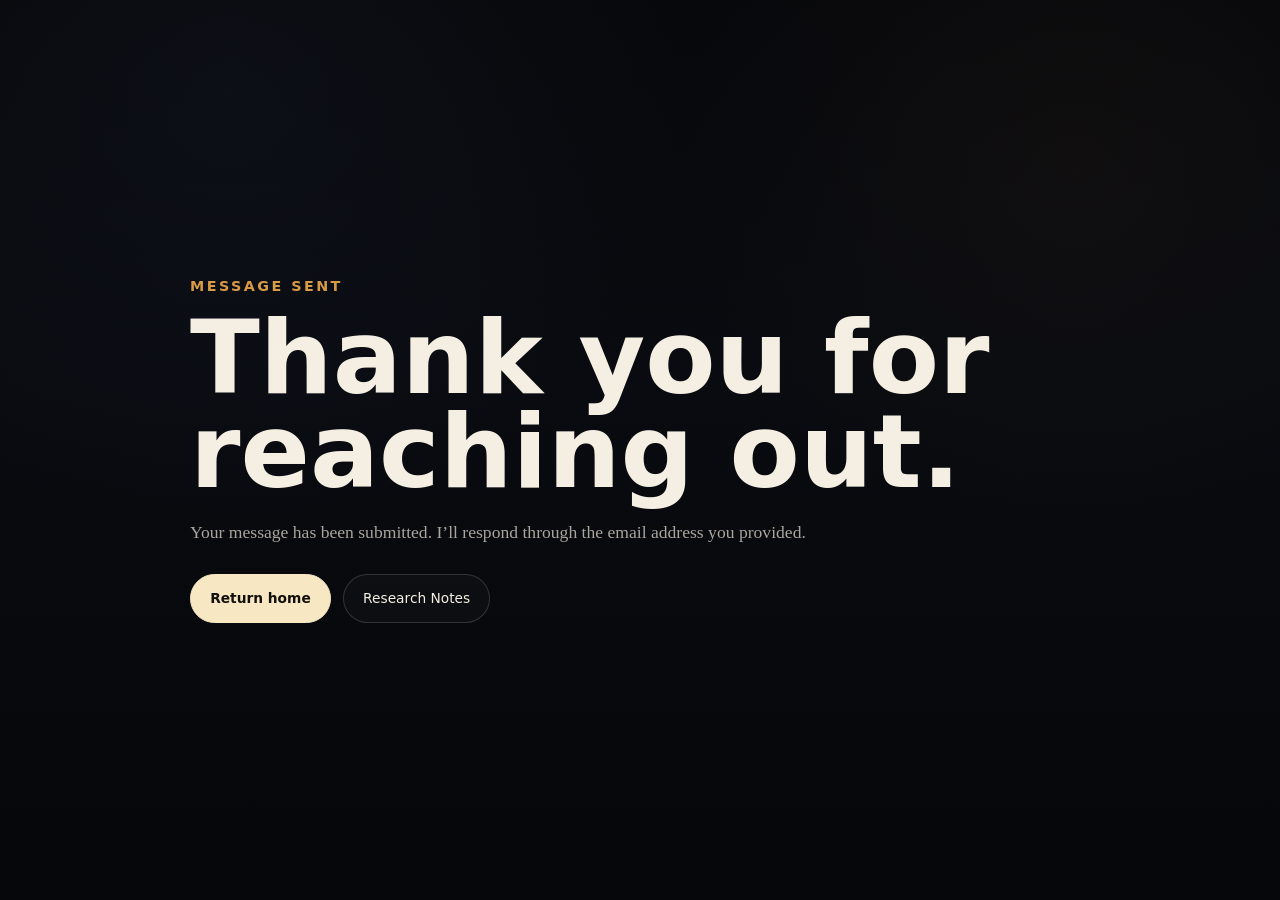
<file: thanks.html>
<!doctype html>
<html lang="en"><head>
<meta charset="utf-8" /><meta name="viewport" content="width=device-width, initial-scale=1" />
<meta name="theme-color" content="#050507" /><meta name="robots" content="noindex" />
<title>Message sent — Kalash Thakkar</title>
<link rel="icon" href="assets/cosmic-icon.svg" type="image/svg+xml" />
<link rel="stylesheet" href="styles.css?v=1.4.2" />
</head>
<body class="static-content-page utility-page" data-version="1.4.2">
<main class="utility-shell">
  <p class="chapter">MESSAGE SENT</p>
  <h1>Thank you for reaching out.</h1>
  <p>Your message has been submitted. I’ll respond through the email address you provided.</p>
  <div class="utility-actions"><a class="button button-primary" href="index.html">Return home</a><a class="button button-ghost" href="research-notes.html">Research Notes</a></div>
</main>
</body></html>
</file>
<file: styles.css>
:root {
  --void: #050507;
  --void-soft: #0a0b0e;
  --ink: #f5efe3;
  --muted: #aaa69f;
  --line: rgba(245, 239, 227, .16);
  --primordial: #f7e7c3;
  --gold: #d89a45;
  --cmb: #bc633a;
  --blue: #17305a;
  --cold: #5077a4;
  --max: 1180px;
  --pad: clamp(1.25rem, 4vw, 4rem);
  --section-y: clamp(6.25rem, 9vw, 8.75rem);
  --section-y-compact: clamp(4.5rem, 7vw, 6.75rem);
  --radius: 24px;
  --serif: Georgia, 'Times New Roman', serif;
  --sans: Inter, ui-sans-serif, system-ui, -apple-system, BlinkMacSystemFont, 'Segoe UI', sans-serif;
}

* { box-sizing: border-box; }
html { scroll-behavior: smooth; background: var(--void); }
body { margin: 0; background: var(--void); color: var(--ink); font-family: var(--sans); line-height: 1.6; overflow-x: hidden; }
::selection { background: var(--gold); color: #111; }
a { color: inherit; text-decoration: none; }
button, input, textarea { font: inherit; }
button { color: inherit; }
img { max-width: 100%; }
[id] { scroll-margin-top: 5.5rem; }
:focus-visible { outline: 2px solid var(--gold); outline-offset: 4px; }

#cosmos { position: fixed; inset: 0; width: 100%; height: 100%; z-index: 0; pointer-events: none; background: radial-gradient(circle at 50% 20%, rgba(216,154,69,.08), transparent 22%), var(--void); }
.grain { position: fixed; inset: 0; z-index: 1; pointer-events: none; opacity: .08; background-image: url("data:image/svg+xml,%3Csvg viewBox='0 0 180 180' xmlns='http://www.w3.org/2000/svg'%3E%3Cfilter id='n'%3E%3CfeTurbulence type='fractalNoise' baseFrequency='.9' numOctaves='4' stitchTiles='stitch'/%3E%3C/filter%3E%3Crect width='100%25' height='100%25' filter='url(%23n)' opacity='.35'/%3E%3C/svg%3E"); }
main, header, footer, .mobile-menu, .epoch-rail { position: relative; z-index: 2; }

.skip-link { position: fixed; top: -100px; left: 1rem; z-index: 100; background: var(--ink); color: var(--void); padding: .8rem 1rem; border-radius: 999px; }
.skip-link:focus { top: 1rem; }

.site-header { position: fixed; left: 0; right: 0; top: 0; z-index: 20; padding: 1.05rem var(--pad); background: linear-gradient(to bottom, rgba(5,5,7,.92), rgba(5,5,7,.16), rgba(5,5,7,0)); }
.header-inner, .footer-inner { width: min(var(--max), calc(100vw - 2 * var(--pad))); margin-inline: auto; }
.header-inner { min-height: 44px; display: flex; align-items: center; justify-content: space-between; gap: 2rem; }
.brand { font-weight: 800; letter-spacing: .08em; white-space: nowrap; }
.brand span { color: var(--gold); }
.desktop-nav { display: flex; align-items: center; gap: clamp(1rem, 2vw, 1.55rem); font-size: .84rem; color: #d7d1c8; }
.desktop-nav a { position: relative; }
.desktop-nav a::after { content: ""; position: absolute; left: 0; right: 100%; bottom: -.3rem; height: 1px; background: var(--gold); transition: right .25s; }
.desktop-nav a:hover::after, .desktop-nav a:focus-visible::after { right: 0; }
.menu-button { display: none; border: 0; background: none; width: 42px; height: 42px; padding: 6px; }
.menu-button span { display: block; height: 1px; background: var(--ink); margin: 7px 4px; }
.mobile-menu { position: fixed; inset: 0; z-index: 19; background: rgba(5,5,7,.97); display: grid; place-content: center; gap: 1rem; text-align: center; font-size: clamp(2rem, 8vw, 4rem); }
.mobile-menu[hidden] { display: none; }

.section-shell { width: min(var(--max), calc(100vw - 2 * var(--pad))); margin-inline: auto; padding-block: var(--section-y); }
.narrow { width: min(820px, calc(100vw - 2 * var(--pad))); }
.section-heading { max-width: 960px; margin-bottom: clamp(2.4rem, 5vw, 4rem); }
.chapter { color: var(--gold); margin: 0 0 .9rem; font-size: clamp(.84rem, 1.12vw, 1rem); line-height: 1.35; letter-spacing: .17em; text-transform: uppercase; font-weight: 650; }
.eyebrow, .tag { font-size: .72rem; letter-spacing: .18em; text-transform: uppercase; color: #c3b7a6; }
.statement-section h2, .section-heading h2, .big-question h2, .about h2, .contact h2 { font-size: clamp(2.35rem, 5vw, 5rem); line-height: 1.02; letter-spacing: -.048em; margin: .55rem 0 1.25rem; max-width: 1000px; text-wrap: balance; }

.hero { min-height: 100svh; display: grid; place-items: center; padding: clamp(7.5rem, 12vh, 9rem) var(--pad) clamp(5.25rem, 8vh, 6.5rem); position: relative; overflow: hidden; }
.hero-copy { width: min(100%, 1050px); text-align: center; position: relative; display: flex; flex-direction: column; align-items: center; }
.eyebrow { margin: 0 0 clamp(1.1rem, 2vh, 1.55rem); }
.hero h1 { font-size: clamp(3.7rem, 10.3vw, 9.7rem); line-height: .82; letter-spacing: -.064em; margin: 0; font-weight: 760; text-wrap: balance; }
.hero h1 span { display: block; }
.hero h1 .hero-given { color: var(--ink); }
.hero h1 .hero-surname { font-size: .78em; margin-top: .15em; color: var(--primordial); letter-spacing: -.052em; }
.hero-thesis { font: italic clamp(1.2rem, 2.2vw, 1.82rem)/1.5 var(--serif); max-width: 740px; margin: clamp(1.65rem, 3vw, 2.15rem) auto .85rem; color: #e8dfd2; }
.hero-fields { max-width: 860px; margin: 0; font-size: .79rem; line-height: 1.7; text-transform: uppercase; letter-spacing: .115em; color: #c1bcb3; }
.hero-fields i { font-style: normal; color: var(--gold); padding-inline: .45rem; }
.hero-actions { display: flex; justify-content: center; gap: .8rem; flex-wrap: wrap; margin-top: 1.75rem; }
.button { display: inline-flex; align-items: center; justify-content: center; min-height: 46px; padding: .8rem 1.2rem; border: 1px solid var(--line); border-radius: 999px; font-size: .86rem; transition: transform .2s, background .2s, border-color .2s; }
.button:hover { transform: translateY(-2px); }
.button-primary { background: var(--primordial); color: #12100d; border-color: var(--primordial); font-weight: 700; }
.button-primary:hover { background: white; }
.button-ghost { background: rgba(255,255,255,.025); }
.availability { display: inline-flex; align-items: center; gap: .55rem; font-size: .77rem; color: #c5c0b8; margin: 1.05rem 0 0; }
.availability span { width: 7px; height: 7px; border-radius: 50%; background: #8acb8b; box-shadow: 0 0 18px #8acb8b; }
.hero-glow { position: absolute; width: min(64vw, 720px); aspect-ratio: 1; border-radius: 50%; background: radial-gradient(circle, rgba(247,231,195,.20) 0%, rgba(216,154,69,.08) 18%, transparent 62%); filter: blur(10px); animation: pulse 7s ease-in-out infinite; }
.scroll-cue { position: absolute; bottom: 1.35rem; display: flex; flex-direction: column; align-items: center; gap: .45rem; font-size: .62rem; text-transform: uppercase; letter-spacing: .15em; color: #817d77; }
.scroll-cue i { display: block; width: 1px; height: 30px; background: linear-gradient(var(--gold), transparent); }
@keyframes pulse { 50% { transform: scale(1.08); opacity: .7; } }

.equation-band { width: 100%; display: grid; place-items: center; min-height: clamp(92px, 12vh, 132px); border-top: 1px solid rgba(247,231,195,.055); border-bottom: 1px solid rgba(247,231,195,.055); background: radial-gradient(ellipse at center, rgba(216,154,69,.04), transparent 70%); }
.equation-soft-pop { --eq-opacity: .06; --eq-y: 18px; --eq-scale: .985; --eq-blur: 4.2px; opacity: var(--eq-opacity); transform: translate3d(0,var(--eq-y),0) scale(var(--eq-scale)); filter: blur(var(--eq-blur)); transform-origin: 50% 50%; will-change: opacity, transform, filter; }
.equation { position: static; white-space: nowrap; text-align: center; font-family: var(--serif); font-size: clamp(1.05rem, 2vw, 1.65rem); line-height: 1.25; color: rgba(247,231,195,.22); letter-spacing: .025em; text-shadow: 0 0 28px rgba(216,154,69,.05); }
.statement-section { min-height: 82vh; display: grid; place-items: center; position: relative; padding-block: var(--section-y-compact); background: radial-gradient(circle at 50% 48%, rgba(188,99,58,.09), transparent 48%); }
.statement-section::before { content: ""; position: absolute; inset: 0 0 auto; height: 22vh; pointer-events: none; background: linear-gradient(to bottom, rgba(5,5,7,.72), transparent); }
.statement-section .section-shell { padding-block: 0; position: relative; z-index: 1; }
.primordial-shell { display: grid; align-content: center; gap: clamp(3rem, 8vh, 5.4rem); min-height: 68vh; }
.primordial-copy { position: relative; }
.statement-section p:not(.chapter) { font: 1.18rem/1.7 var(--serif); color: #d5cec3; max-width: 700px; margin-bottom: 0; }

.research { position: relative; }
.research-grid { display: grid; grid-template-columns: repeat(3, minmax(0,1fr)); border-top: 1px solid var(--line); border-bottom: 1px solid var(--line); }
.research-card { padding: clamp(1.7rem, 2.7vw, 2.35rem); border-right: 1px solid var(--line); min-height: 365px; display: flex; flex-direction: column; justify-content: space-between; gap: 3rem; background: rgba(5,5,7,.54); }
.research-card:last-child { border-right: 0; }
.research-card .index { margin: 0; font-family: var(--serif); font-size: 1.12rem; color: var(--gold); }
.research-card .tag { margin: 0; }
.research-card h3 { font-size: clamp(1.55rem, 2.7vw, 2.3rem); line-height: 1.08; margin: .45rem 0 .9rem; text-wrap: balance; }
.research-card p:last-child { margin: 0; color: #bbb5ac; }

.projects { background: linear-gradient(to bottom, rgba(8,11,18,.25), rgba(7,12,23,.68), rgba(5,5,7,.8)); }
.projects > .section-shell { padding-block: var(--section-y); }
.project-feature { display: grid; grid-template-columns: minmax(0,.95fr) minmax(0,1.05fr); gap: clamp(2.75rem, 6vw, 5.5rem); align-items: center; padding: clamp(3.2rem, 6vw, 5rem) 0; border-top: 1px solid var(--line); }
.project-feature.reverse { grid-template-columns: minmax(0,1.05fr) minmax(0,.95fr); }
.project-feature.reverse .project-visual { order: 2; }
.project-feature.reverse .project-copy { order: 1; }
.project-visual { width: 100%; aspect-ratio: 1.18; min-height: 340px; border: 1px solid var(--line); border-radius: var(--radius); position: relative; overflow: hidden; background: radial-gradient(circle at 45% 45%, rgba(80,119,164,.15), rgba(5,5,7,.72) 55%), rgba(5,5,7,.48); box-shadow: inset 0 0 80px rgba(80,119,164,.08); }
.project-copy { max-width: 590px; }
.project-copy .tag {
  margin: 0;
  font-size: .86rem;
  line-height: 1.45;
  letter-spacing: .16em;
}
.project-copy h3 { font-size: clamp(2.15rem, 4vw, 3.8rem); line-height: 1.02; margin: .65rem 0 1rem; letter-spacing: -.04em; text-wrap: balance; }
.project-copy .lead { font: 1.22rem/1.55 var(--serif); color: #ddd5c9; margin: 0 0 1rem; }
.project-copy > p:not(.tag):not(.lead) { color: #bdb7ae; margin: 0; }
.project-meta {
  display: flex;
  flex-wrap: wrap;
  gap: .55rem 1.55rem;
  color: #9d9891;
  font-size: .9rem;
  line-height: 1.45;
  margin-top: 1.35rem;
}
.project-copy details { margin-top: 1.35rem; border-top: 1px solid var(--line); border-bottom: 1px solid var(--line); padding: .9rem 0; }
.project-copy summary { cursor: pointer; font-size: .8rem; text-transform: uppercase; letter-spacing: .13em; }
.detail-grid { display: flex; flex-wrap: wrap; gap: .5rem; padding: 1rem 0 .2rem; }
.detail-grid span, .interests span, .tech-row span { border: 1px solid var(--line); border-radius: 999px; padding: .43rem .72rem; font-size: .74rem; color: #c8c1b7; background: rgba(255,255,255,.02); }

.velocity-field .field-core { position: absolute; left: 50%; top: 50%; width: 14%; aspect-ratio: 1; border-radius: 50%; background: radial-gradient(circle, #f7e7c3 0%, #d89a45 25%, rgba(216,154,69,.15) 65%, transparent 70%); transform: translate(-50%,-50%); box-shadow: 0 0 50px rgba(216,154,69,.35); }
.field-orbit { position: absolute; left: 50%; top: 50%; border: 1px solid rgba(247,231,195,.15); border-radius: 50%; transform: translate(-50%,-50%) rotate(22deg); }
.orbit-a { width: 62%; height: 42%; }
.orbit-b { width: 84%; height: 66%; transform: translate(-50%,-50%) rotate(-31deg); }
.vector { position: absolute; color: rgba(247,231,195,.52); font-size: 1.6rem; }
.v1 { left: 20%; top: 23%; } .v2 { right: 21%; top: 28%; } .v3 { left: 21%; bottom: 24%; } .v4 { right: 25%; bottom: 20%; }
.graph-demo svg { position: absolute; inset: 8% 8% 17%; width: 84%; height: 75%; }
.edges path { stroke: rgba(80,119,164,.45); stroke-width: 1.3; fill: none; stroke-dasharray: 5 8; }
.nodes circle { fill: #f7e7c3; filter: drop-shadow(0 0 7px rgba(247,231,195,.55)); }
.graph-label { position: absolute; font-size: .78rem; letter-spacing: .08em; text-transform: uppercase; color: #d6d0c6; }
.graph-label small { display: block; color: #716f6b; font-size: .58rem; }
.graph-label.train { left: 7%; bottom: 5%; }
.graph-label.model { left: 50%; bottom: 8%; transform: translateX(-50%); color: var(--gold); }
.graph-label.transfer { right: 6%; bottom: 5%; text-align: right; }
.secondary-projects { display: grid; grid-template-columns: repeat(2,minmax(0,1fr)); border-top: 1px solid var(--line); border-bottom: 1px solid var(--line); }
.secondary-projects article { min-height: 230px; padding: clamp(1.75rem, 3vw, 2.35rem); display: flex; flex-direction: column; justify-content: flex-start; }
.secondary-projects article:first-child { border-right: 1px solid var(--line); }
.secondary-projects .tag { margin: 0; }
.secondary-projects h3 { font-size: 1.62rem; line-height: 1.15; margin: .45rem 0 .7rem; }
.secondary-projects p:last-child { margin: 0; color: #aaa59d; max-width: 530px; }

.big-question { min-height: 82vh; display: grid; place-items: center; text-align: left; background: radial-gradient(circle at 50% 48%, rgba(23,48,90,.20), transparent 48%); }
.big-question .section-shell { padding-block: var(--section-y-compact); }
.big-question .large-copy { font: clamp(1.28rem, 2.5vw, 1.9rem)/1.55 var(--serif); color: #ddd5ca; margin-bottom: 1.2rem; }
.big-question p:last-child { color: #aaa59d; max-width: 680px; margin-bottom: 0; }

.journey {
  position: relative;
  --journey-year-col: 230px;
  --journey-gap: 3rem;
  --journey-axis: calc(var(--journey-year-col) + 1.5rem);
}
.journey .section-heading { margin-bottom: clamp(2.1rem, 4vw, 3.2rem); }
.journey-line {
  position: absolute;
  left: var(--journey-axis);
  top: calc(var(--section-y) + 180px);
  bottom: calc(var(--section-y) + 34px);
  width: 1px;
  background: linear-gradient(var(--gold), var(--cold), transparent);
}
.journey-list { display: grid; gap: 0; }
.journey-item {
  position: relative;
  display: grid;
  grid-template-columns: var(--journey-year-col) minmax(0,1fr);
  gap: var(--journey-gap);
  padding: 1.7rem 0;
  border-top: 1px solid var(--line);
}
.journey-item:last-child { border-bottom: 1px solid var(--line); }
.journey-item::before {
  content: "";
  position: absolute;
  left: var(--journey-axis);
  top: 2.2rem;
  width: 10px;
  height: 10px;
  border-radius: 50%;
  background: var(--void);
  border: 1px solid var(--gold);
  transform: translateX(-50%);
}
.journey-item .year {
  margin: .12rem 0 0;
  padding-right: .5rem;
  font-size: .7rem;
  letter-spacing: .13em;
  color: var(--gold);
  white-space: nowrap;
}
.journey-item h3 { margin: 0 0 .35rem; font-size: 1.5rem; }
.journey-item p:last-child { margin: 0; color: #aaa59d; max-width: 720px; }

.toolkit { background: rgba(10,11,14,.62); }
.toolkit .section-shell { padding-block: var(--section-y); }
.toolkit-grid { display: grid; grid-template-columns: repeat(3,minmax(0,1fr)); border: 1px solid var(--line); border-radius: var(--radius); overflow: hidden; }
.toolkit-grid article { min-height: 260px; padding: clamp(1.75rem, 2.7vw, 2.25rem); border-right: 1px solid var(--line); }
.toolkit-grid article:last-child { border-right: 0; }
.toolkit-grid article > span { font-family: var(--serif); color: var(--gold); }
.toolkit-grid h3 { font-size: 1.55rem; line-height: 1.15; margin: 1.15rem 0 .75rem; }
.toolkit-grid p { color: #aaa59d; margin: 0; }
.tech-row { display: flex; flex-wrap: wrap; gap: .5rem; margin-top: 1.15rem; }

.about { display: grid; grid-template-columns: minmax(250px,.68fr) minmax(0,1.32fr); gap: clamp(3rem, 7vw, 6.5rem); align-items: center; }
.portrait-wrap { width: 100%; max-width: 390px; margin: 0; position: relative; justify-self: start; }
.portrait-wrap::before { content: ""; position: absolute; inset: 10% -7% -7% 12%; border: 1px solid rgba(216,154,69,.22); border-radius: 28px; z-index: -1; }
.portrait-wrap img { width: 100%; aspect-ratio: 4/5; object-fit: cover; object-position: 51% 31%; display: block; border-radius: 28px; filter: saturate(.83) contrast(1.03); box-shadow: 0 25px 80px rgba(0,0,0,.34); }
.portrait-wrap figcaption { font-size: .7rem; color: #77736c; margin-top: .55rem; }
.about-copy { max-width: 700px; }
.about-copy > p:not(.chapter) { font: clamp(1.05rem, 1.8vw, 1.32rem)/1.7 var(--serif); color: #d4cdc2; margin: 0 0 1rem; }
.interests { display: flex; flex-wrap: wrap; gap: .5rem; margin-top: 1.4rem; }

.philosophy { min-height: 82vh; display: grid; place-items: center; text-align: center; background: radial-gradient(circle at 50% 45%, rgba(216,154,69,.06), transparent 42%); overflow: hidden; }
.philosophy .section-shell { padding-block: var(--section-y-compact); }
.philosophy-content { position: relative; }
.scroll-pop { --pop-opacity: 0; --pop-y: 46px; --pop-scale: .95; --pop-blur: 8px; opacity: var(--pop-opacity); transform: translate3d(0,var(--pop-y),0) scale(var(--pop-scale)); filter: blur(var(--pop-blur)); transform-origin: 50% 55%; will-change: opacity, transform, filter; }
.philosophy-mantra { position: relative; }
.sanskrit { font-family: "Kohinoor Devanagari", "Noto Serif Devanagari", "Nirmala UI", "Mangal", serif; font-size: clamp(2.8rem, 6.8vw, 5.6rem); font-weight: 400; line-height: 1.12; letter-spacing: .005em; margin: 1rem 0 .55rem; color: var(--primordial); text-rendering: optimizeLegibility; -webkit-font-smoothing: antialiased; }
.transliteration { font: italic clamp(1.15rem, 1.8vw, 1.35rem) var(--serif); color: var(--gold); margin: 0 0 1.45rem; }
.philosophy-copy { color: #aaa59d; max-width: 760px; margin: 0 auto; }

.milestones .section-heading { margin-bottom: clamp(2.2rem, 4vw, 3.3rem); }
.milestone-grid { display: grid; grid-template-columns: repeat(4,minmax(0,1fr)); border-top: 1px solid var(--line); border-bottom: 1px solid var(--line); }
.milestone-grid article { min-height: 205px; padding: clamp(1.45rem, 2.2vw, 1.8rem); border-right: 1px solid var(--line); }
.milestone-grid article:last-child { border-right: 0; }
.milestone-grid .tag { margin: 0; }
.milestone-grid h3 { font-size: 1.58rem; line-height: 1.12; margin: .45rem 0 .6rem; }
.milestone-grid p:last-child { margin: 0; font-size: .88rem; color: #99948c; }

.contact { background: linear-gradient(to bottom, rgba(5,5,7,.35), rgba(5,5,7,.96)); }
.contact-grid { display: grid; grid-template-columns: minmax(0,.9fr) minmax(0,1.1fr); gap: clamp(3.5rem, 7vw, 6.5rem); align-items: start; }
.contact-copy { max-width: 570px; }
.contact-copy > p:not(.chapter) { font: 1.12rem/1.65 var(--serif); color: #c7c0b6; margin: 0; }
.contact-links { display: grid; margin-top: 1.8rem; border-top: 1px solid var(--line); }
.contact-links a { display: grid; grid-template-columns: 88px minmax(0,1fr); gap: .75rem; align-items: baseline; padding: .9rem 0; border-bottom: 1px solid var(--line); font-size: .9rem; overflow-wrap: anywhere; }
.contact-links span { color: #77736d; font-size: .7rem; text-transform: uppercase; letter-spacing: .12em; }
.contact-form { display: grid; grid-template-columns: repeat(2,minmax(0,1fr)); gap: 1rem 1.1rem; padding-top: .2rem; }
.contact-form label { display: grid; align-content: start; gap: .45rem; font-size: .7rem; text-transform: uppercase; letter-spacing: .12em; color: #88837c; }
.contact-form label.wide { grid-column: 1 / -1; }
.contact-form input, .contact-form textarea { width: 100%; background: rgba(255,255,255,.025); border: 1px solid var(--line); color: var(--ink); border-radius: 10px; padding: .85rem .9rem; text-transform: none; letter-spacing: normal; outline: none; }
.contact-form textarea { min-height: 150px; resize: vertical; }
.contact-form input:focus, .contact-form textarea:focus { border-color: var(--gold); box-shadow: 0 0 0 3px rgba(216,154,69,.08); }
.contact-form button { justify-self: start; margin-top: .15rem; }
.form-note { grid-column: 1 / -1; margin: -.15rem 0 0; font-size: .7rem; line-height: 1.5; color: #6f6c67; max-width: 520px; }

/* Research notes */
.notes-main { min-height: 100vh; }
.notes-hero { min-height: 74vh; display: grid; align-items: end; padding-top: 5.5rem; background: radial-gradient(circle at 68% 34%, rgba(80,119,164,.12), transparent 32%), radial-gradient(circle at 32% 62%, rgba(216,154,69,.07), transparent 28%); }
.notes-hero-inner { padding-bottom: clamp(4.8rem, 8vw, 7.5rem); }
.notes-hero h1 { margin: .7rem 0 1.4rem; max-width: 980px; font-size: clamp(3.3rem, 7.6vw, 7.2rem); line-height: .93; letter-spacing: -.06em; text-wrap: balance; }
.notes-intro { max-width: 760px; margin: 0; color: #c7c0b6; font: clamp(1.08rem, 1.9vw, 1.35rem)/1.65 var(--serif); }
.notes-status { margin-top: 1.65rem; display: inline-flex; align-items: center; gap: .6rem; font-size: .78rem; color: #9d9890; }
.notes-status span { width: 7px; height: 7px; border-radius: 50%; background: var(--gold); box-shadow: 0 0 16px rgba(216,154,69,.55); }
.notes-library { padding-top: clamp(4.8rem, 7vw, 7rem); }
.notes-grid { display: grid; grid-template-columns: repeat(2,minmax(0,1fr)); border-top: 1px solid var(--line); border-left: 1px solid var(--line); }
.note-card { min-height: 310px; padding: clamp(1.7rem, 3vw, 2.5rem); border-right: 1px solid var(--line); border-bottom: 1px solid var(--line); background: rgba(5,5,7,.36); }
.note-card-top { display: flex; align-items: baseline; justify-content: space-between; gap: 1rem; }
.note-card-top .tag { margin: 0; }
.note-card-top > span { font-size: .58rem; letter-spacing: .15em; color: #68645e; }
.note-card h3 { max-width: 560px; margin: 2.2rem 0 .9rem; font-size: clamp(1.7rem, 3vw, 2.6rem); line-height: 1.06; letter-spacing: -.035em; text-wrap: balance; }
.note-card > p:last-child { margin: 0; max-width: 570px; color: #aaa59d; }
.notes-empty { margin-top: clamp(4rem, 7vw, 6.5rem); padding: clamp(2rem, 4vw, 3.3rem); border: 1px solid var(--line); border-radius: var(--radius); background: radial-gradient(circle at 10% 20%, rgba(216,154,69,.08), transparent 26%), rgba(8,9,12,.55); }
.notes-empty .tag { margin-top: 0; }
.notes-empty h2 { margin: .35rem 0 .7rem; font-size: clamp(2rem, 4vw, 3.8rem); line-height: 1; letter-spacing: -.045em; }
.notes-empty > p:not(.tag) { max-width: 680px; color: #aaa59d; margin: 0 0 1.5rem; }
.desktop-nav a[aria-current="page"] { color: var(--ink); }
.desktop-nav a[aria-current="page"]::after { right: 0; }

footer { padding: 0 var(--pad); border-top: 1px solid var(--line); font-size: .74rem; color: #706c66; background: var(--void); }
.footer-inner { min-height: 92px; display: grid; grid-template-columns: 1fr auto 1fr; align-items: center; gap: 1.5rem; }
.footer-inner p { margin: 0; }
.footer-inner p:last-child { justify-self: end; text-align: right; }

.epoch-rail { position: fixed; right: max(1rem, calc((100vw - var(--max)) / 2 - 6.3rem)); top: 50%; transform: translateY(-50%); z-index: 8; display: flex; gap: .7rem; align-items: stretch; }
.epoch-line { width: 1px; background: rgba(255,255,255,.10); position: relative; }
.epoch-line span { position: absolute; left: 0; top: 0; width: 1px; height: 0; background: linear-gradient(var(--gold), var(--cold)); transition: height .2s; }
.epoch-rail ol { list-style: none; margin: 0; padding: 0; display: grid; gap: .65rem; }
.epoch-rail li { display: grid; color: #55514b; line-height: 1.05; transition: color .3s; }
.epoch-rail li b { font-size: .58rem; font-weight: 650; }
.epoch-rail li span { font-size: .52rem; text-transform: uppercase; letter-spacing: .09em; }
.epoch-rail li.active { color: #d5cec3; }

.reveal { opacity: 0; transform: translateY(24px); transition: opacity .75s ease, transform .75s cubic-bezier(.2,.7,.2,1); }
.reveal.visible { opacity: 1; transform: none; }

@media (max-width: 1240px) {
  .epoch-rail { right: .8rem; }
}

@media (max-width: 1000px) {
  :root { --section-y: clamp(5.5rem, 9vw, 7rem); }
  .epoch-rail { display: none; }
  .research-grid, .toolkit-grid, .milestone-grid { grid-template-columns: 1fr; }
  .research-card, .toolkit-grid article, .milestone-grid article { border-right: 0; border-bottom: 1px solid var(--line); min-height: auto; }
  .research-card { min-height: 270px; gap: 2rem; }
  .research-card:last-child, .toolkit-grid article:last-child, .milestone-grid article:last-child { border-bottom: 0; }
  .project-feature, .project-feature.reverse, .contact-grid { grid-template-columns: 1fr; }
  .project-feature.reverse .project-visual, .project-feature.reverse .project-copy { order: initial; }
  .project-copy { max-width: 720px; }
  .project-visual { max-width: 720px; }
  .project-feature.reverse .project-visual { justify-self: start; }
  .about { grid-template-columns: minmax(240px,.8fr) minmax(0,1.2fr); gap: 3.5rem; }
  .footer-inner { grid-template-columns: 1fr 1fr; }
  .footer-inner p:nth-of-type(1) { display: none; }
}

@media (max-width: 760px) {
  :root { --pad: clamp(1.1rem, 5vw, 1.6rem); --section-y: 4.9rem; --section-y-compact: 4rem; }
  .desktop-nav { display: none; }
  .menu-button { display: block; }
  .site-header { padding-top: .75rem; padding-bottom: .75rem; }
  .hero { min-height: 100svh; padding-top: 6.2rem; padding-bottom: 4.7rem; }
  .hero h1 { font-size: clamp(3.1rem, 18vw, 6rem); line-height: .84; }
  .hero h1 .hero-surname { font-size: .72em; margin-top: .18em; }
  .hero-thesis { margin-top: 1.5rem; font-size: 1.15rem; }
  .hero-fields { max-width: 360px; font-size: .7rem; line-height: 1.85; }
  .hero-fields i { padding-inline: .22rem; }
  .hero-actions { margin-top: 1.45rem; }
  .availability { margin-top: .95rem; }
  .scroll-cue { bottom: 1rem; }
  .equation { width: calc(100vw - 2 * var(--pad)); white-space: normal; font-size: clamp(.98rem, 4.8vw, 1.35rem); line-height: 1.45; }
  .primordial-shell { min-height: 58vh; }
  .section-heading { margin-bottom: 2.2rem; }
  .statement-section { min-height: 78vh; }
  .research-card { min-height: 260px; padding: 1.55rem; }
  .project-feature { gap: 2rem; padding: 3rem 0; }
  .project-visual { min-height: 280px; border-radius: 20px; }
  .project-copy h3 { font-size: clamp(2.05rem, 10vw, 3rem); }
  .project-copy .lead { font-size: 1.12rem; }
  .secondary-projects, .notes-grid { grid-template-columns: 1fr; }
  .secondary-projects article { min-height: 0; padding: 1.6rem; }
  .secondary-projects article:first-child { border-right: 0; border-bottom: 1px solid var(--line); }
  .big-question { min-height: 74vh; }
  .journey-line { display: none; }
  .journey-item { grid-template-columns: 1fr; gap: .45rem; padding: 1.45rem 0; }
  .journey-item::before { display: none; }
  .journey-item .year { margin: 0; }
  .toolkit-grid article { padding: 1.6rem; }
  .about { grid-template-columns: 1fr; gap: 2.7rem; }
  .portrait-wrap { max-width: 350px; justify-self: center; }
  .about-copy { max-width: 620px; }
  .philosophy { min-height: 72vh; }
  .sanskrit { font-size: clamp(3.15rem, 18vw, 5.3rem); }
  .milestone-grid article { min-height: 0; padding: 1.45rem; }
  .contact-grid { gap: 3rem; }
  .contact-form { grid-template-columns: 1fr; }
  .contact-form label.wide, .form-note { grid-column: auto; }
  .contact-links a { grid-template-columns: 78px minmax(0,1fr); }
  .footer-inner { min-height: 110px; grid-template-columns: 1fr; justify-items: center; text-align: center; gap: .55rem; padding-block: 1.25rem; }
  .footer-inner p:nth-of-type(1) { display: block; }
  .footer-inner p:last-child { justify-self: center; text-align: center; }
}

@media (max-width: 420px) {
  .hero-actions { width: 100%; }
  .hero-actions .button { flex: 1 1 145px; }
  .contact-links a { grid-template-columns: 1fr; gap: .2rem; }
}

@media (prefers-reduced-motion: reduce) {
  html { scroll-behavior: auto; }
  .hero-glow { animation: none; }
  .reveal { opacity: 1; transform: none; transition: none; }
  .scroll-pop { opacity: 1 !important; transform: none !important; filter: none !important; }
  .equation-soft-pop { opacity: .68 !important; transform: none !important; filter: none !important; }
  * { transition-duration: .001ms !important; animation-duration: .001ms !important; animation-iteration-count: 1 !important; }
}


/* v1.3 research storytelling */
.science-hud {
  position: fixed;
  left: max(1rem, calc((100vw - var(--max))/2 - 6rem));
  bottom: 1.5rem;
  z-index: 8;
  display: grid;
  gap: .12rem;
  min-width: 128px;
  pointer-events: none;
  color: #8f8a83;
  font-size: .58rem;
  letter-spacing: .1em;
  text-transform: uppercase;
}
.science-hud .hud-kicker { color: var(--gold); opacity: .72; margin-bottom: .18rem; }
.science-hud strong { color: #d6cec2; font-size: .68rem; letter-spacing: .08em; }
.epoch-rail a { display: grid; transition: opacity .25s, color .25s; }
.epoch-rail a:hover { color: var(--primordial); }
.epoch-rail li.active a { color: #d5cec3; }

.cosmic-dawn-bridge {
  min-height: 68vh;
  display: grid;
  place-items: center;
  text-align: left;
  position: relative;
  overflow: hidden;
  background: radial-gradient(circle at 55% 48%, rgba(80,119,164,.11), transparent 46%);
}
.cosmic-dawn-bridge .section-shell { padding-block: var(--section-y-compact); position: relative; z-index: 2; }
.cosmic-dawn-bridge p:not(.chapter) { max-width: 680px; color: #bcb6ad; font: 1.12rem/1.7 var(--serif); }
.density-equation {
  position: absolute;
  left: 50%;
  right: auto;
  bottom: 11%;
  width: min(90vw, 920px);
  text-align: center;
  font: italic clamp(1rem, 2.2vw, 1.7rem)/1.2 var(--serif);
  color: rgba(210,224,245,.18);
  letter-spacing: .03em;
  margin-left: min(-45vw, -460px);
}
@supports (translate: -50% 0) {
  .density-equation {
    left: 50%;
    margin-left: 0;
    translate: -50% 0;
  }
}

.project-flow {
  display: flex;
  flex-wrap: wrap;
  align-items: center;
  gap: .5rem;
  margin-top: 1.25rem;
  padding: .9rem 0;
  border-top: 1px solid var(--line);
  border-bottom: 1px solid var(--line);
}
.project-flow span {
  border: 1px solid rgba(216,154,69,.25);
  background: rgba(216,154,69,.045);
  color: #ddd5ca;
  border-radius: 999px;
  padding: .62rem 1rem;
  font-size: .86rem;
  line-height: 1.2;
}
.project-flow i {
  color: var(--gold);
  opacity: .82;
  font-style: normal;
  font-size: 1.18rem;
}
.project-actions { margin-top: 1.1rem; }
.text-link { color: var(--primordial); font-size: .82rem; letter-spacing: .03em; border-bottom: 1px solid rgba(247,231,195,.24); padding-bottom: .18rem; }
.text-link:hover { border-color: var(--gold); color: var(--gold); }
.secondary-projects-label { display: grid; grid-template-columns: .7fr 1.3fr; gap: 2rem; align-items: end; margin-top: 2.7rem; margin-bottom: 1rem; }
.secondary-projects-label p { margin: 0; }
.secondary-projects-label p:last-child { color: #8f8a83; max-width: 620px; justify-self: end; }
.mini-methods { display: flex; flex-wrap: wrap; gap: .4rem; margin-top: 1.1rem; }
.mini-methods span {
  font-size: .78rem;
  line-height: 1.2;
  padding: .48rem .78rem;
  border: 1px solid rgba(245,239,227,.16);
  border-radius: 999px;
  color: #aaa49b;
}

.about-stage {
  position: relative;
  overflow: hidden;
}
.about-stage::before {
  content: "";
  position: absolute;
  inset: 0;
  background:
    linear-gradient(90deg, rgba(5,5,7,.96) 0%, rgba(5,5,7,.74) 52%, rgba(5,5,7,.94) 100%),
    url("assets/kalash-portrait.jpeg") center 31% / cover no-repeat;
  opacity: .12;
  filter: blur(14px) saturate(.65);
  transform: scale(1.06);
  pointer-events: none;
}
.about-stage .about { position: relative; z-index: 1; }
.about-panels { display: grid; gap: 1rem; margin-top: 1.4rem; }
.about-panels article { padding: 1.05rem 0 1.15rem; border-top: 1px solid var(--line); }
.about-panels article:last-child { border-bottom: 1px solid var(--line); }
.about-panels article > span { display: block; color: var(--gold); font-size: .64rem; letter-spacing: .13em; margin-bottom: .45rem; }
.about-panels p { margin: 0; color: #cbc4ba; font: 1rem/1.65 var(--serif); }

.phd-panel {
  padding: var(--section-y-compact) var(--pad);
  background: linear-gradient(135deg, rgba(216,154,69,.07), rgba(23,48,90,.10));
  border-top: 1px solid var(--line);
  border-bottom: 1px solid var(--line);
}
.phd-panel .section-shell { padding-block: 0; }
.phd-panel-inner { display: grid; grid-template-columns: minmax(0,1.2fr) auto; gap: 3rem; align-items: end; }
.phd-panel h2 { max-width: 850px; margin-bottom: .8rem; }
.phd-panel p:not(.chapter) { max-width: 760px; color: #aaa59d; margin-bottom: 0; }
.phd-actions { display: flex; flex-wrap: wrap; gap: .75rem; }

/* dedicated project pages */
.project-page main { min-height: 100vh; }
.project-page-hero { min-height: 78vh; display: grid; align-items: end; padding-top: 5.5rem; }
.project-page-hero .section-shell { padding-bottom: clamp(4rem, 8vw, 7rem); }
.project-page-hero h1 { max-width: 980px; font-size: clamp(3.4rem, 8vw, 7.5rem); line-height: .92; letter-spacing: -.06em; margin: .7rem 0 1.25rem; }
.project-page-hero .project-lede { max-width: 800px; font: clamp(1.08rem, 2vw, 1.45rem)/1.6 var(--serif); color: #d2cabf; }
.project-page-meta {
  display: flex;
  flex-wrap: wrap;
  gap: .55rem 1.5rem;
  color: #9b968f;
  font-size: .88rem;
  line-height: 1.45;
  margin-top: 1.45rem;
}
.project-page-hero .chapter {
  font-size: clamp(.92rem, 1.2vw, 1.08rem);
}
.project-story { padding-block: var(--section-y); }
.project-story-grid { display: grid; grid-template-columns: .62fr 1.38fr; gap: clamp(2.5rem, 7vw, 6rem); }
.project-story aside { position: sticky; top: 7rem; align-self: start; }
.project-story aside nav { display: grid; border-top: 1px solid var(--line); }
.project-story aside a { padding: .72rem 0; border-bottom: 1px solid var(--line); font-size: .76rem; color: #827d76; }
.project-story aside a:hover { color: var(--ink); }
.project-story-content { display: grid; gap: clamp(3.5rem, 7vw, 6rem); }
.project-story-block { scroll-margin-top: 7rem; }
.project-story-block h2 { margin-bottom: 1rem; }
.project-story-block p { color: #b7b1a8; max-width: 760px; }
.project-equation {
  margin: 1.8rem 0;
  padding: 1.25rem 1.5rem;
  border: 1px solid var(--line);
  border-radius: 16px;
  font: italic clamp(1.1rem, 2vw, 1.5rem)/1.5 var(--serif);
  color: rgba(247,231,195,.76);
  background: rgba(216,154,69,.025);
}
.pipeline-large { display: grid; grid-template-columns: repeat(4,1fr); gap: .8rem; margin-top: 1.5rem; }
.pipeline-large div { min-height: 132px; border: 1px solid var(--line); border-radius: 16px; padding: 1rem; background: rgba(255,255,255,.018); }
.pipeline-large span { display: block; color: var(--gold); font-size: .62rem; letter-spacing: .12em; margin-bottom: .7rem; }
.pipeline-large strong { font-size: 1rem; }
.project-status { padding: 1.2rem 1.4rem; border-left: 2px solid var(--gold); background: rgba(216,154,69,.04); color: #bbb5ac; }
.project-placeholder { min-height: 320px; border: 1px dashed rgba(245,239,227,.18); border-radius: 18px; display: grid; place-items: center; text-align: center; color: #77736d; padding: 2rem; background: radial-gradient(circle, rgba(80,119,164,.06), transparent 65%); }

/* Research notes v1.3 */
.notes-toolbar { display: flex; flex-wrap: wrap; gap: .55rem; margin-bottom: 1.4rem; }
.note-filter {
  border: 1px solid var(--line);
  border-radius: 999px;
  background: transparent;
  color: #9d9890;
  padding: .48rem .8rem;
  cursor: pointer;
  font-size: .7rem;
}
.note-filter.active, .note-filter:hover { color: var(--void); background: var(--primordial); border-color: var(--primordial); }
.note-card[hidden] { display: none; }
.note-card a.stretched-link { display: inline-block; margin-top: 1rem; color: var(--primordial); font-size: .76rem; border-bottom: 1px solid rgba(247,231,195,.22); }
.working-note { border-color: rgba(216,154,69,.32); background: linear-gradient(145deg, rgba(216,154,69,.045), rgba(5,5,7,.34)); }

/* note article */
.note-article { max-width: 850px; margin: 0 auto; padding: 8rem var(--pad) var(--section-y); }
.note-article h1 { font-size: clamp(3rem, 7vw, 6.2rem); line-height: .95; letter-spacing: -.055em; margin: .7rem 0 1.2rem; }
.note-article .note-deck { font: 1.25rem/1.65 var(--serif); color: #cec6bb; }
.note-article .note-meta { display: flex; gap: .7rem 1.2rem; flex-wrap: wrap; color: #77736d; font-size: .7rem; margin: 1.4rem 0 3rem; }
.note-body { font: 1.08rem/1.8 var(--serif); color: #c4bdb3; }
.note-body h2 { margin-top: 3.2rem; font-family: var(--sans); }
.note-body code { font-family: ui-monospace, SFMono-Regular, Menlo, monospace; font-size: .9em; }
.note-callout { padding: 1rem 1.2rem; border-left: 2px solid var(--gold); background: rgba(216,154,69,.045); font-family: var(--sans); font-size: .9rem; color: #aaa59d; }

@media (max-width: 1000px) {
  .science-hud { display: none; }
  .project-story-grid { grid-template-columns: 1fr; }
  .project-story aside { position: static; }
  .pipeline-large { grid-template-columns: repeat(2,1fr); }
  .phd-panel-inner { grid-template-columns: 1fr; }
}
@media (max-width: 760px) {
  .secondary-projects-label { grid-template-columns: 1fr; }
  .secondary-projects-label p:last-child { justify-self: start; }
  .pipeline-large { grid-template-columns: 1fr; }
  .phd-actions { display: grid; grid-template-columns: 1fr; }
  .phd-actions .button { justify-content: center; }
  .density-equation { left: 50%; right: auto; bottom: 7%; width: calc(100vw - 2 * var(--pad)); margin-left: calc((100vw - 2 * var(--pad)) / -2); }
}


/* v1.3.1: static, content-first inner pages */
.static-content-page {
  background:
    radial-gradient(circle at 18% 10%, rgba(53, 73, 109, .10), transparent 34%),
    radial-gradient(circle at 84% 18%, rgba(124, 83, 48, .07), transparent 30%),
    linear-gradient(180deg, #07080b 0%, #090b10 42%, #06070a 100%);
  color: var(--ink);
}

.static-content-page #cosmos {
  display: none !important;
}

.static-content-page::before {
  content: "";
  position: fixed;
  inset: 0;
  pointer-events: none;
  z-index: -2;
  background:
    radial-gradient(circle at 28% 34%, rgba(131, 155, 193, .035), transparent 22%),
    radial-gradient(circle at 76% 72%, rgba(216, 154, 69, .025), transparent 24%);
}

.static-content-page::after {
  content: "";
  position: fixed;
  inset: 0;
  pointer-events: none;
  z-index: -1;
  opacity: .16;
  background-image:
    radial-gradient(circle at 15% 30%, rgba(255,255,255,.28) 0 .6px, transparent .7px),
    radial-gradient(circle at 62% 18%, rgba(255,255,255,.18) 0 .55px, transparent .65px),
    radial-gradient(circle at 82% 66%, rgba(255,255,255,.18) 0 .5px, transparent .6px),
    radial-gradient(circle at 34% 78%, rgba(255,255,255,.12) 0 .5px, transparent .6px);
  background-size: 220px 220px, 310px 310px, 270px 270px, 360px 360px;
}

.static-content-page .site-header {
  background: linear-gradient(180deg, rgba(7,8,11,.94), rgba(7,8,11,.72), transparent);
  backdrop-filter: blur(14px);
}

.static-content-page main {
  position: relative;
  z-index: 1;
}

.static-content-page .project-page-hero {
  min-height: auto;
  padding-top: 8rem;
}

.static-content-page .project-page-hero .section-shell {
  padding-bottom: clamp(3rem, 6vw, 5rem);
}

.static-content-page .project-page-hero h1,
.static-content-page .note-article h1 {
  text-shadow: none;
}

.static-content-page .project-story,
.static-content-page .note-article,
.static-content-page .notes-shell {
  background: transparent;
}

.static-content-page .project-story-content,
.static-content-page .note-body {
  max-width: 820px;
}

.static-content-page .project-story-block,
.static-content-page .note-body {
  scroll-margin-top: 7rem;
}

.static-content-page .project-placeholder,
.static-content-page .project-equation,
.static-content-page .note-callout,
.static-content-page .note-card {
  background-color: rgba(255,255,255,.015);
}

.static-content-page .project-story aside nav,
.static-content-page .project-story aside a,
.static-content-page .note-card,
.static-content-page .project-equation {
  border-color: rgba(245,239,227,.09);
}

/* slightly calmer typography on content pages */
.static-content-page .project-page-hero h1 {
  font-size: clamp(3rem, 7vw, 6.5rem);
}

.static-content-page .project-story-block h2,
.static-content-page .note-body h2 {
  letter-spacing: -.025em;
}

@media (max-width: 760px) {
  .static-content-page .project-page-hero {
    padding-top: 6.6rem;
  }

  .static-content-page .project-page-hero h1,
  .static-content-page .note-article h1 {
    font-size: clamp(2.6rem, 13vw, 4.4rem);
  }
}


/* v1.3.3 alignment + performance polish */
@media (max-width: 980px) {
  .journey {
    --journey-year-col: 190px;
    --journey-gap: 2.4rem;
    --journey-axis: calc(var(--journey-year-col) + 1.2rem);
  }
  .journey-item .year {
    white-space: normal;
    line-height: 1.5;
  }
}

@media (max-width: 860px) {
  .journey-line { display: none; }
  .journey-item {
    grid-template-columns: 1fr;
    gap: .45rem;
  }
  .journey-item::before { display: none; }
  .journey-item .year { white-space: nowrap; }
}


/* v1.3.4 — journey label alignment */
.journey-item {
  align-items: start;
}

.journey-item .year {
  text-align: right;
  padding-right: 1.25rem;
  line-height: 1.25;
  transform: translateY(.12rem);
}

.journey-item::before {
  top: 2.03rem;
}

@media (max-width: 980px) {
  .journey-item .year {
    text-align: right;
    padding-right: .9rem;
  }
}

@media (max-width: 860px) {
  .journey-item .year {
    text-align: left;
    padding-right: 0;
    transform: none;
  }

  .project-flow {
    gap: .65rem;
  }

  .project-flow span {
    padding: .58rem .9rem;
    font-size: .82rem;
  }
}


/* v1.4 launch */
.hp-field {
  position: absolute !important;
  left: -9999px !important;
  width: 1px !important;
  height: 1px !important;
  opacity: 0 !important;
  pointer-events: none !important;
}

.cv-hero {
  padding: clamp(8rem, 12vw, 10rem) var(--pad) clamp(3rem, 6vw, 5rem);
  border-bottom: 1px solid var(--line);
}
.cv-hero .section-shell { padding-block: 0; }
.cv-hero h1 {
  font-size: clamp(4rem, 9vw, 8rem);
  line-height: .9;
  letter-spacing: -.065em;
  margin: .7rem 0 1rem;
}
.cv-deck {
  max-width: 780px;
  color: #c9c1b6;
  font: clamp(1.05rem, 1.8vw, 1.3rem)/1.65 var(--serif);
}
.cv-actions {
  display: flex;
  flex-wrap: wrap;
  gap: .75rem;
  margin-top: 1.8rem;
}
.cv-content {
  max-width: 1020px;
  padding-block: clamp(3rem, 7vw, 6rem);
}
.cv-section {
  padding: clamp(2.2rem, 4vw, 3.4rem) 0;
  border-top: 1px solid var(--line);
}
.cv-section:last-child { border-bottom: 1px solid var(--line); }
.cv-section > p:not(.chapter) {
  max-width: 820px;
  color: #b7b1a8;
  line-height: 1.75;
}
.cv-entry {
  display: grid;
  grid-template-columns: minmax(260px,.8fr) minmax(0,1.2fr);
  gap: clamp(1.5rem, 4vw, 4rem);
  padding: 1.5rem 0;
  border-top: 1px solid rgba(245,239,227,.07);
}
.cv-entry:first-of-type { border-top: 0; }
.cv-entry h2, .cv-skill-grid h2 {
  font-size: 1.08rem;
  letter-spacing: -.02em;
  margin: 0 0 .35rem;
}
.cv-entry p { margin: 0; color: #88837b; line-height: 1.6; }
.cv-entry ul {
  margin: 0;
  padding-left: 1.2rem;
  color: #b7b1a8;
  line-height: 1.65;
}
.cv-entry li + li { margin-top: .4rem; }
.cv-skill-grid {
  display: grid;
  grid-template-columns: repeat(3,1fr);
  gap: 1rem;
}
.cv-skill-grid > div {
  border: 1px solid var(--line);
  border-radius: 16px;
  padding: 1.1rem;
  background: rgba(255,255,255,.015);
}
.cv-skill-grid p { color: #98938b; line-height: 1.6; margin-bottom: 0; }
.cv-ranks {
  display: grid;
  grid-template-columns: repeat(2,1fr);
  gap: 1rem;
}
.cv-ranks > div {
  display: flex;
  justify-content: space-between;
  gap: 1rem;
  padding: 1rem 0;
  border-top: 1px solid var(--line);
}
.cv-ranks span { color: var(--gold); }
.cv-contact-strip {
  display: flex;
  flex-wrap: wrap;
  gap: 1rem 2rem;
}
.cv-contact-strip p { margin: 0; }
.cv-contact-strip a { color: #c7c0b6; border-bottom: 1px solid rgba(245,239,227,.16); }

.utility-page {
  min-height: 100vh;
  display: grid;
  place-items: center;
}
.utility-shell {
  width: min(900px, calc(100% - 2 * var(--pad)));
  padding: clamp(3rem, 8vw, 7rem) 0;
}
.utility-shell h1 {
  font-size: clamp(3.4rem, 8vw, 7rem);
  line-height: .92;
  max-width: 800px;
  margin: .75rem 0 1.2rem;
}
.utility-shell > p:not(.chapter) {
  max-width: 650px;
  color: #aaa59d;
  font: 1.1rem/1.7 var(--serif);
}
.utility-actions {
  display: flex;
  flex-wrap: wrap;
  gap: .75rem;
  margin-top: 1.6rem;
}

@media (max-width: 760px) {
  .cv-entry { grid-template-columns: 1fr; gap: .8rem; }
  .cv-skill-grid, .cv-ranks { grid-template-columns: 1fr; }
  .cv-hero h1 { font-size: clamp(3.3rem, 18vw, 5.3rem); }
}

@media print {
  .site-header, .mobile-menu, footer, .cv-actions, .grain, #cosmos { display: none !important; }
  body, .static-content-page { background: white !important; color: #111 !important; }
  .cv-hero, .cv-content { padding-inline: 0 !important; }
  .cv-hero { padding-top: 0 !important; }
  .cv-section, .cv-entry { border-color: #ddd !important; }
  .cv-deck, .cv-section p, .cv-entry p, .cv-entry ul, .cv-skill-grid p { color: #333 !important; }
  .chapter, .cv-ranks span { color: #7a4f14 !important; }
  a { color: #111 !important; text-decoration: none !important; }
}


/* v1.4.2 — Web3Forms contact states */
.form-status {
  min-height: 1.5em;
  margin: .15rem 0 0;
  grid-column: 1 / -1;
  font-size: .82rem;
  line-height: 1.5;
  color: #8f8a82;
}

.form-status.is-sending { color: #aaa49b; }
.form-status.is-success { color: #b7c7ac; }
.form-status.is-error { color: #d69d86; }

#contact-submit:disabled {
  opacity: .6;
  cursor: wait;
}
</file>
